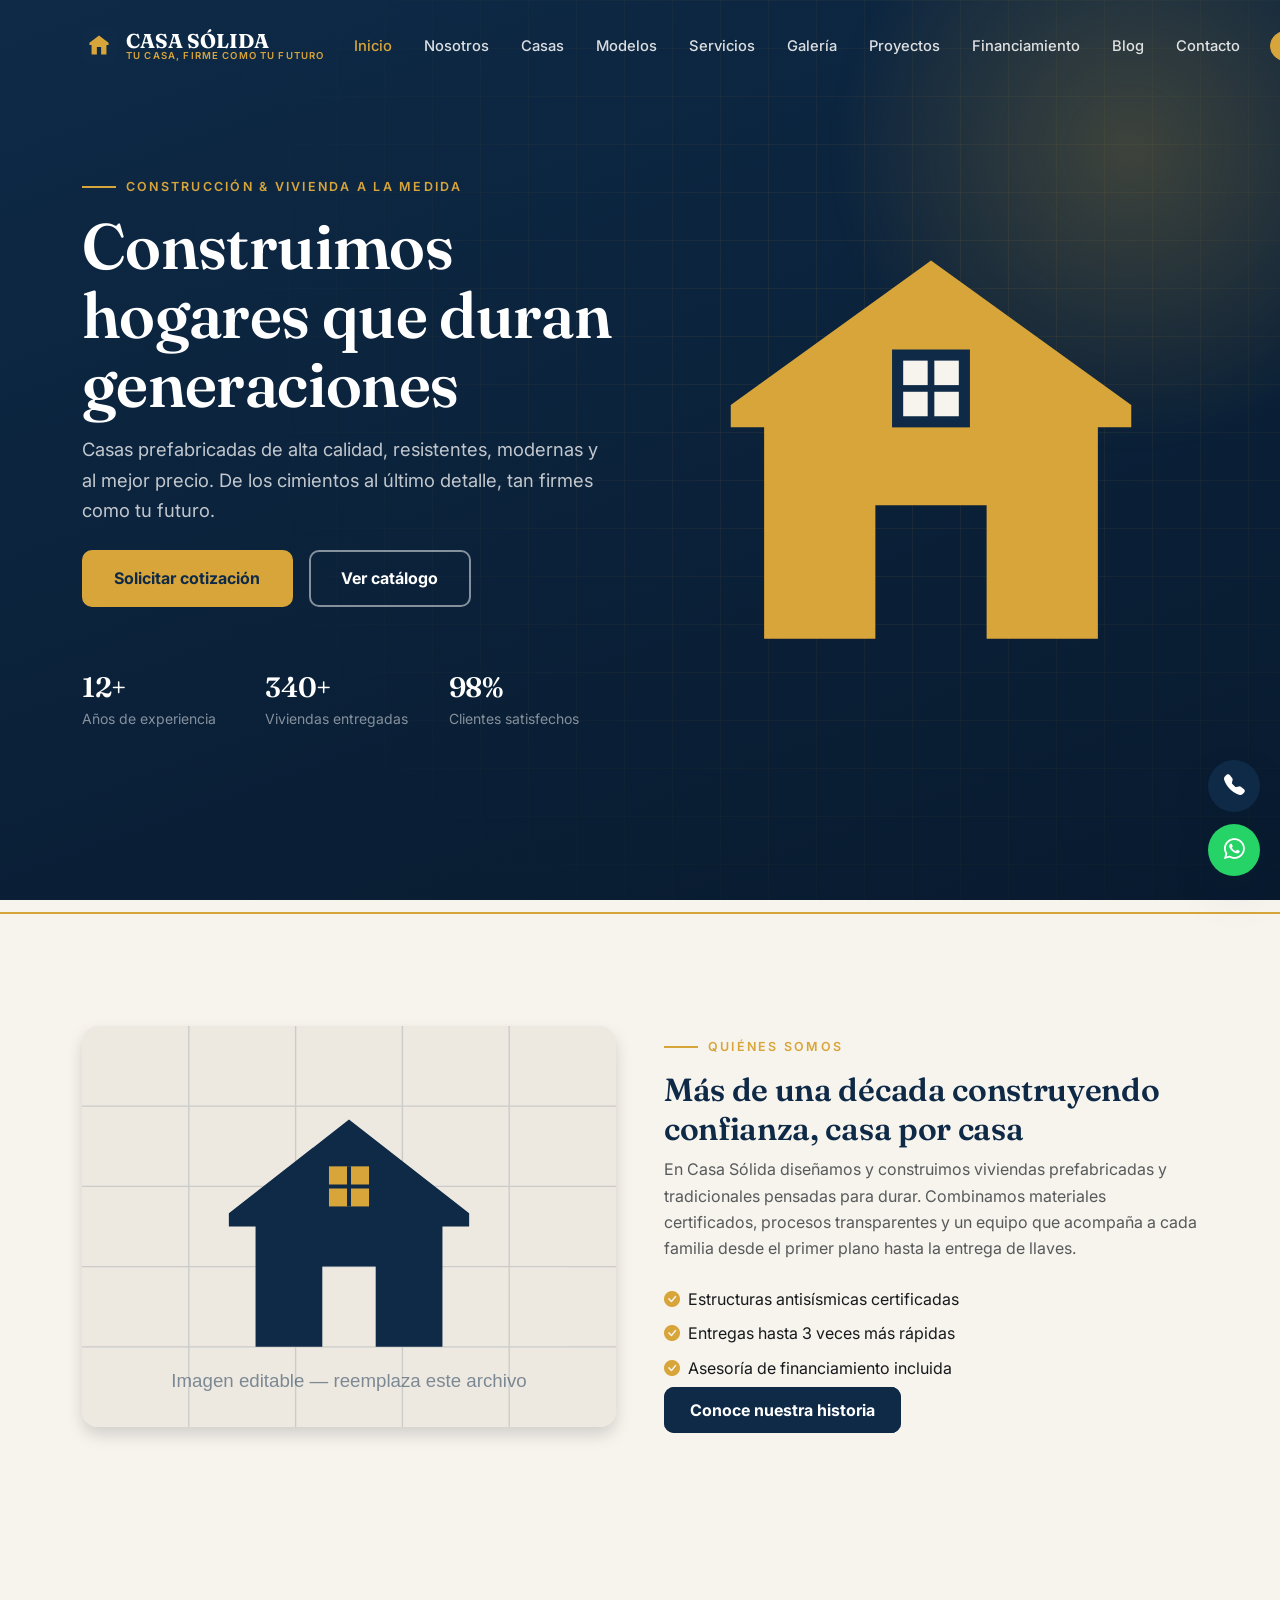
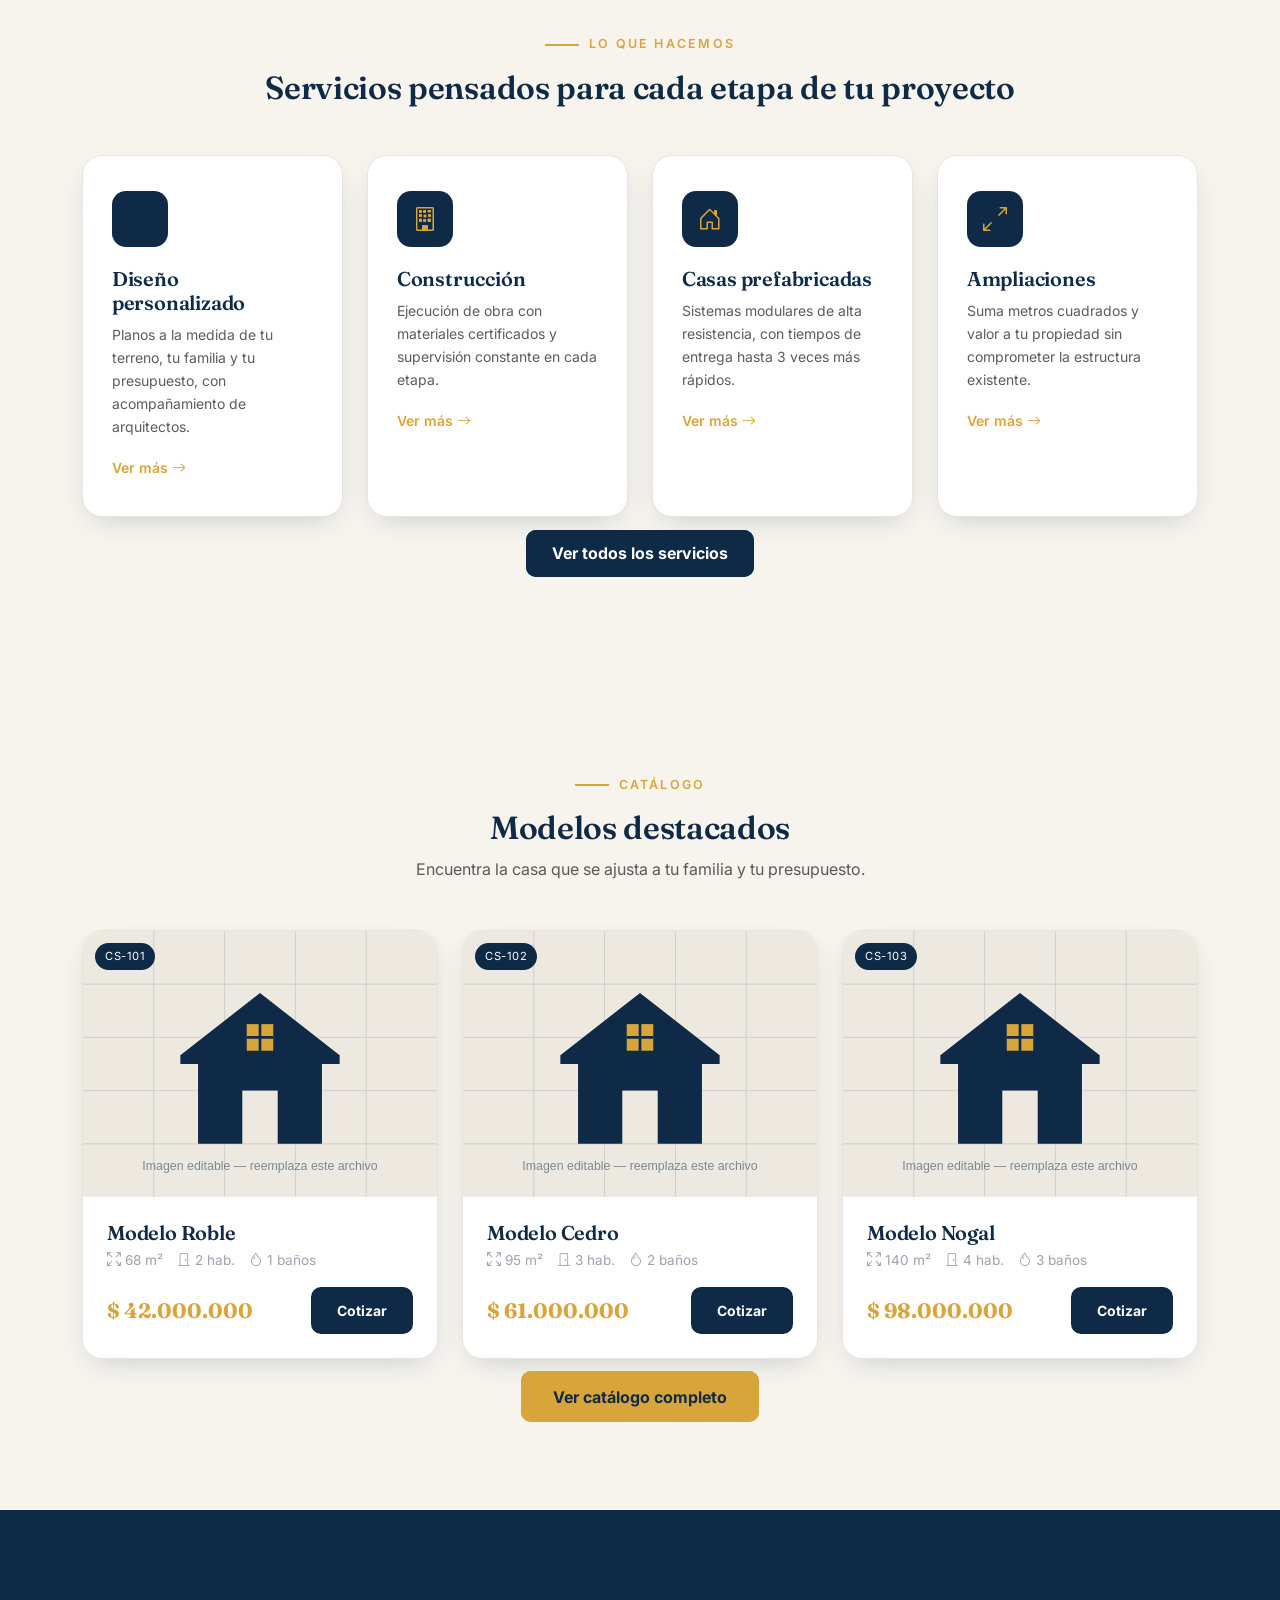
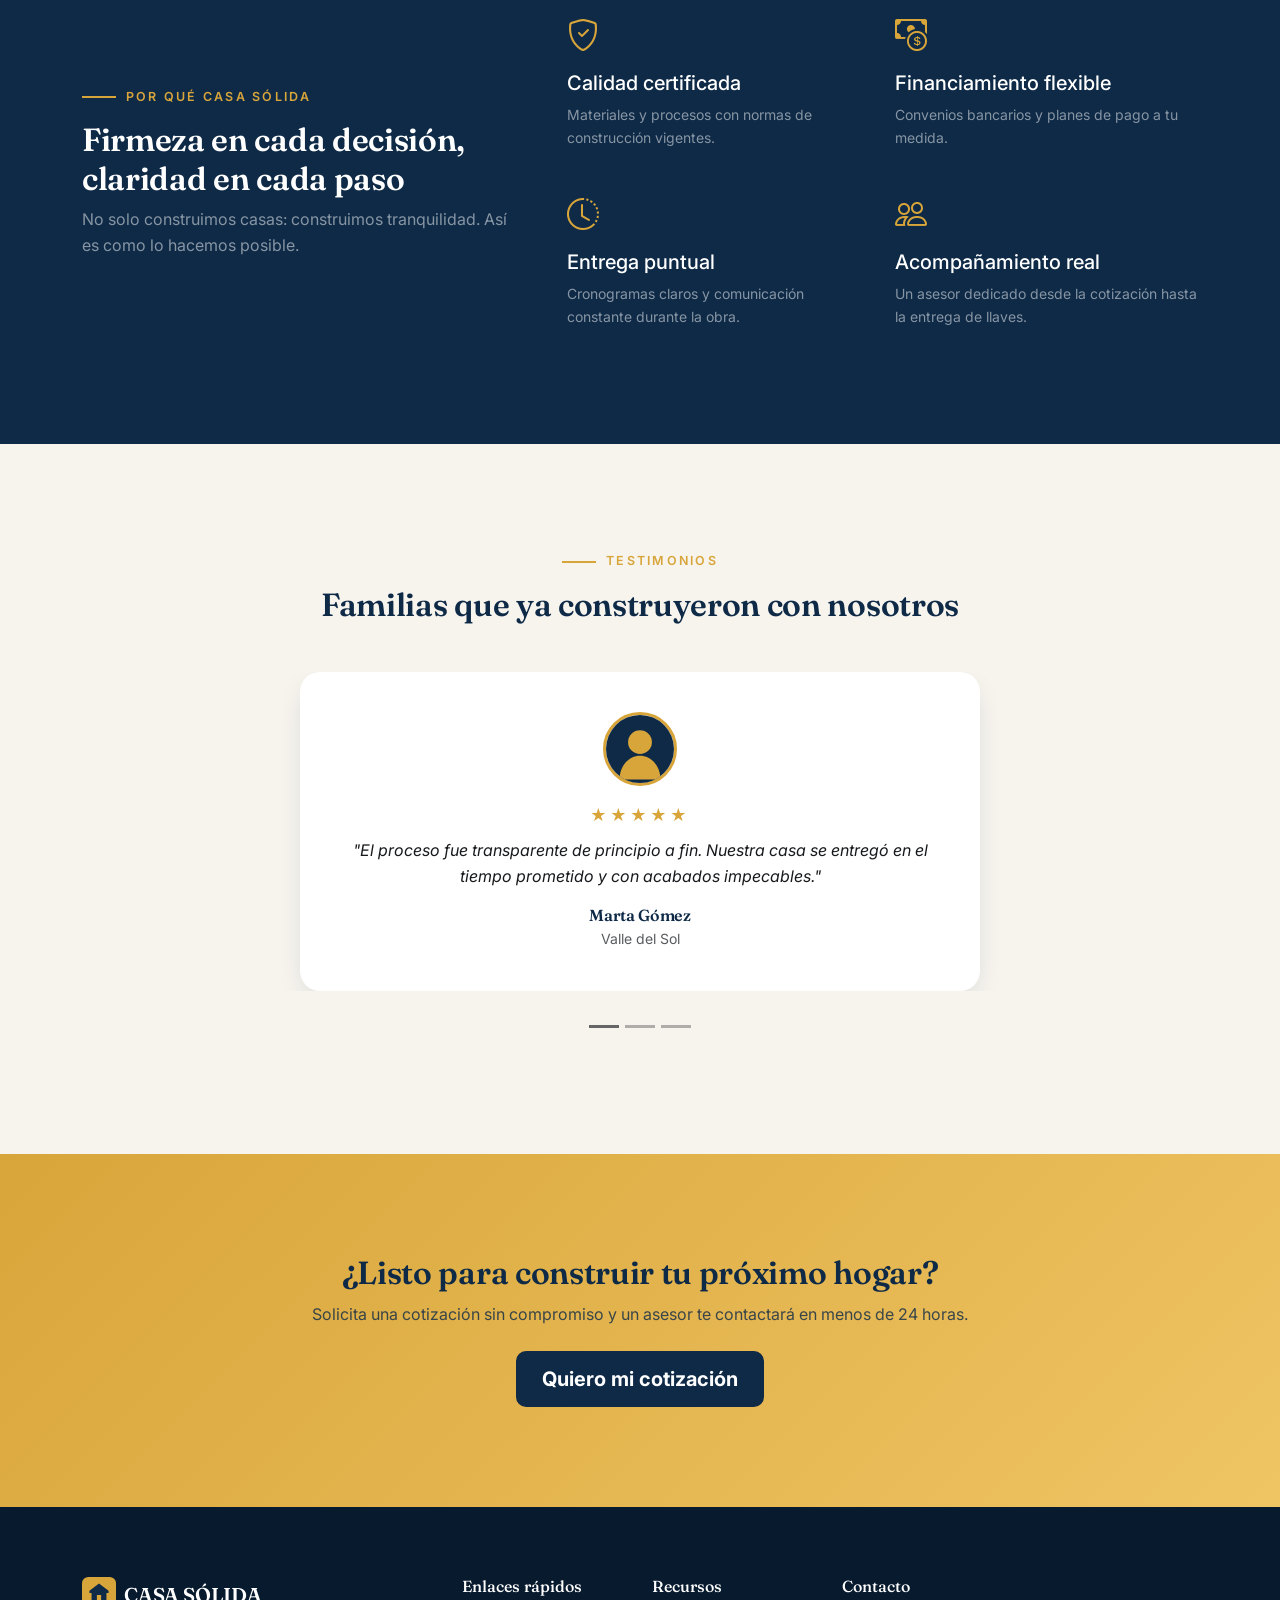
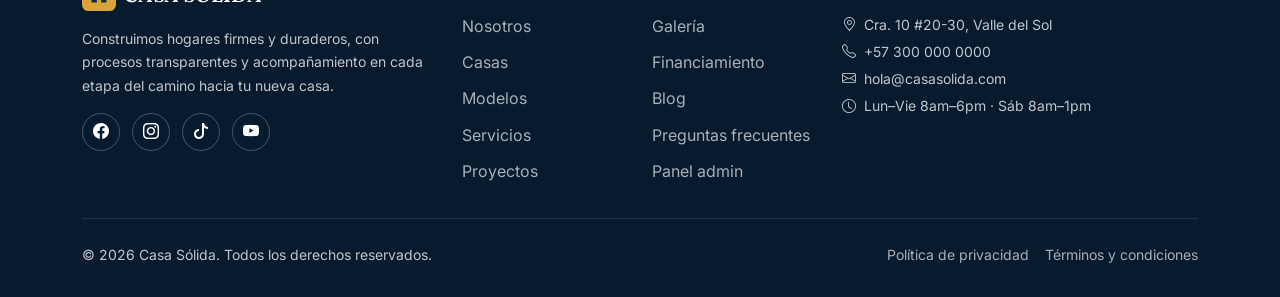
<file: index.html>
<!DOCTYPE html>
<html lang="es">
<head>
<meta charset="UTF-8">
<meta name="viewport" content="width=device-width, initial-scale=1.0">
<title>Inicio | Casa Sólida</title>
<meta name="description" content="Casa Sólida construye viviendas prefabricadas y tradicionales firmes, modernas y accesibles. Tu casa, firme como tu futuro.">
<meta name="keywords" content="casas prefabricadas, construcción de vivienda, remodelaciones, financiamiento de vivienda, Casa Sólida">
<meta name="author" content="Casa Sólida">
<link rel="canonical" href="https://www.casasolida.com/index.html">

<!-- Open Graph -->
<meta property="og:type" content="website">
<meta property="og:title" content="Inicio | Casa Sólida">
<meta property="og:description" content="Casa Sólida construye viviendas prefabricadas y tradicionales firmes, modernas y accesibles. Tu casa, firme como tu futuro.">
<meta property="og:image" content="img/favicon.svg">
<meta property="og:url" content="https://www.casasolida.com/index.html">
<meta property="og:site_name" content="Casa Sólida">
<meta property="og:locale" content="es_CO">

<!-- Twitter Card -->
<meta name="twitter:card" content="summary_large_image">
<meta name="twitter:title" content="Inicio | Casa Sólida">
<meta name="twitter:description" content="Casa Sólida construye viviendas prefabricadas y tradicionales firmes, modernas y accesibles. Tu casa, firme como tu futuro.">

<!-- Favicon -->
<link rel="icon" type="image/svg+xml" href="img/favicon.svg">

<!-- Schema.org -->
<script type="application/ld+json">
{
  "@context": "https://schema.org",
  "@type": "HomeAndConstructionBusiness",
  "name": "Casa Sólida",
  "slogan": "Tu casa, firme como tu futuro.",
  "image": "img/favicon.svg",
  "url": "https://www.casasolida.com",
  "telephone": "+57-300-000-0000",
  "priceRange": "$$",
  "address": { "@type": "PostalAddress", "addressCountry": "CO" }
}
</script>

<!-- Fuentes -->
<link rel="preconnect" href="https://fonts.googleapis.com">
<link rel="preconnect" href="https://fonts.gstatic.com" crossorigin>
<link href="https://fonts.googleapis.com/css2?family=Fraunces:wght@500;600;700;900&family=Inter:wght@400;500;600;700&display=swap" rel="stylesheet">

<!-- Bootstrap 5 -->
<link href="https://cdn.jsdelivr.net/npm/bootstrap@5.3.3/dist/css/bootstrap.min.css" rel="stylesheet">
<!-- Bootstrap Icons -->
<link rel="stylesheet" href="https://cdn.jsdelivr.net/npm/bootstrap-icons@1.11.3/font/bootstrap-icons.css">
<!-- AOS (animaciones al hacer scroll) -->
<link rel="stylesheet" href="https://cdn.jsdelivr.net/npm/aos@2.3.4/dist/aos.css">

<!-- Estilos propios -->
<link rel="stylesheet" href="css/styles.css">
<link rel="stylesheet" href="css/responsive.css">

</head>
<body>

<nav class="navbar navbar-expand-lg navbar-cs">
  <div class="container">
    <a class="navbar-brand" href="index.html">
      <svg viewBox="0 0 64 64"><rect width="64" height="64" rx="12" fill="#0E2A47"/><path d="M32 12L14 26v4h4v18h10V34h8v14h10V30h4v-4L32 12z" fill="#D8A53A"/></svg>
      <span class="navbar-brand-text">CASA SÓLIDA<small>TU CASA, FIRME COMO TU FUTURO</small></span>
    </a>
    <button class="navbar-toggler navbar-toggler-cs" type="button" data-bs-toggle="collapse" data-bs-target="#navMenu" aria-label="Abrir menú">
      <i class="bi bi-list"></i>
    </button>
    <div class="collapse navbar-collapse justify-content-end" id="navMenu">
      <ul class="navbar-nav align-items-lg-center gap-lg-1">
        <li class="nav-item"><a class="nav-link" href="index.html">Inicio</a></li>
        <li class="nav-item"><a class="nav-link" href="nosotros.html">Nosotros</a></li>
        <li class="nav-item"><a class="nav-link" href="casas.html">Casas</a></li>
        <li class="nav-item"><a class="nav-link" href="modelos.html">Modelos</a></li>
        <li class="nav-item"><a class="nav-link" href="servicios.html">Servicios</a></li>
        <li class="nav-item"><a class="nav-link" href="galeria.html">Galería</a></li>
        <li class="nav-item"><a class="nav-link" href="proyectos.html">Proyectos</a></li>
        <li class="nav-item"><a class="nav-link" href="financiamiento.html">Financiamiento</a></li>
        <li class="nav-item"><a class="nav-link" href="blog.html">Blog</a></li>
        <li class="nav-item"><a class="nav-link" href="contacto.html">Contacto</a></li>
      </ul>
      <div class="d-flex align-items-center gap-2 mt-3 mt-lg-0 ms-lg-3">
        <div class="mini-toggle">
          <button data-idioma="es" title="Español">ES</button>
          <button data-idioma="en" title="English">EN</button>
        </div>
        <button class="nav-icon-btn" data-toggle-tema title="Cambiar modo claro/oscuro"><i class="bi bi-moon-stars"></i></button>
        <a href="contacto.html" class="btn btn-dorado btn-sm ms-1">Cotizar</a>
      </div>
    </div>
  </div>
</nav>


<main>
<!-- ===================== HERO ===================== -->
<section class="hero">
  <div class="grid-blueprint"></div>
  <div class="glow"></div>
  <div class="container hero-content">
    <div class="row align-items-center g-5">
      <div class="col-lg-6">
        <div class="eyebrow">Construcción &amp; vivienda a la medida</div>
        <h1 data-aos="fade-up">Construimos hogares que duran generaciones</h1>
        <p class="lead-sub mt-3" data-aos="fade-up" data-aos-delay="100">Casas prefabricadas de alta calidad, resistentes, modernas y al mejor precio. De los cimientos al último detalle, tan firmes como tu futuro.</p>
        <div class="d-flex flex-wrap gap-3 mt-4" data-aos="fade-up" data-aos-delay="200">
          <a href="contacto.html" class="btn-dorado">Solicitar cotización</a>
          <a href="casas.html" class="btn-outline-claro">Ver catálogo</a>
        </div>
        <div class="row mt-5 g-3" data-aos="fade-up" data-aos-delay="300">
          <div class="col-4"><h3 class="text-white mb-0">12+</h3><small class="text-white-50">Años de experiencia</small></div>
          <div class="col-4"><h3 class="text-white mb-0">340+</h3><small class="text-white-50">Viviendas entregadas</small></div>
          <div class="col-4"><h3 class="text-white mb-0">98%</h3><small class="text-white-50">Clientes satisfechos</small></div>
        </div>
      </div>
      <div class="col-lg-6">
        <div class="hero-house" data-aos="zoom-in" data-aos-delay="150">
          <svg viewBox="0 0 480 420" xmlns="http://www.w3.org/2000/svg">
            <polygon points="240,40 60,170 60,190 90,190 90,380 190,380 190,260 290,260 290,380 390,380 390,190 420,190 420,170" fill="#D8A53A"/>
            <rect x="205" y="120" width="70" height="70" fill="#0E2A47"/>
            <rect x="215" y="130" width="22" height="22" fill="#F7F4EE"/>
            <rect x="243" y="130" width="22" height="22" fill="#F7F4EE"/>
            <rect x="215" y="158" width="22" height="22" fill="#F7F4EE"/>
            <rect x="243" y="158" width="22" height="22" fill="#F7F4EE"/>
          </svg>
        </div>
      </div>
    </div>
  </div>
</section>

<div class="linea-cimiento">
  <svg preserveAspectRatio="none" viewBox="0 0 1000 26"><line x1="0" y1="13" x2="1000" y2="13" stroke="#D8A53A" stroke-width="2"/></svg>
</div>

<!-- ===================== NOSOTROS (resumen) ===================== -->
<section class="section" id="nosotros-resumen">
  <div class="container">
    <div class="row align-items-center g-5">
      <div class="col-lg-6" data-aos="fade-right">
        <img src="img/placeholder-house.svg" alt="Equipo de Casa Sólida trabajando en obra" class="img-fluid rounded-4 shadow">
      </div>
      <div class="col-lg-6" data-aos="fade-left">
        <div class="eyebrow">Quiénes somos</div>
        <h2>Más de una década construyendo confianza, casa por casa</h2>
        <p class="text-muted">En Casa Sólida diseñamos y construimos viviendas prefabricadas y tradicionales pensadas para durar. Combinamos materiales certificados, procesos transparentes y un equipo que acompaña a cada familia desde el primer plano hasta la entrega de llaves.</p>
        <ul class="list-unstyled mt-4">
          <li class="mb-2"><i class="bi bi-check-circle-fill text-dorado me-2"></i>Estructuras antisísmicas certificadas</li>
          <li class="mb-2"><i class="bi bi-check-circle-fill text-dorado me-2"></i>Entregas hasta 3 veces más rápidas</li>
          <li class="mb-2"><i class="bi bi-check-circle-fill text-dorado me-2"></i>Asesoría de financiamiento incluida</li>
        </ul>
        <a href="nosotros.html" class="btn-azul mt-2">Conoce nuestra historia</a>
      </div>
    </div>
  </div>
</section>

<!-- ===================== SERVICIOS ===================== -->
<section class="section bg-crema" id="servicios-resumen">
  <div class="container">
    <div class="text-center mb-5" data-aos="fade-up">
      <div class="eyebrow justify-content-center">Lo que hacemos</div>
      <h2>Servicios pensados para cada etapa de tu proyecto</h2>
    </div>
    <div class="row g-4" id="servicios-home-grid"></div>
    <div class="text-center mt-4" data-aos="fade-up">
      <a href="servicios.html" class="btn-azul">Ver todos los servicios</a>
    </div>
  </div>
</section>

<!-- ===================== CATÁLOGO DESTACADO ===================== -->
<section class="section">
  <div class="container">
    <div class="text-center mb-5" data-aos="fade-up">
      <div class="eyebrow justify-content-center">Catálogo</div>
      <h2>Modelos destacados</h2>
      <p class="text-muted">Encuentra la casa que se ajusta a tu familia y tu presupuesto.</p>
    </div>
    <div class="row g-4" id="casas-home-grid"></div>
    <div class="text-center mt-4" data-aos="fade-up">
      <a href="casas.html" class="btn-dorado" style="color:var(--azul-oscuro)">Ver catálogo completo</a>
    </div>
  </div>
</section>

<!-- ===================== POR QUÉ ELEGIRNOS ===================== -->
<section class="section bg-azul text-white">
  <div class="container">
    <div class="row g-5 align-items-center">
      <div class="col-lg-5" data-aos="fade-right">
        <div class="eyebrow">Por qué Casa Sólida</div>
        <h2 class="text-white">Firmeza en cada decisión, claridad en cada paso</h2>
        <p class="text-white-50">No solo construimos casas: construimos tranquilidad. Así es como lo hacemos posible.</p>
      </div>
      <div class="col-lg-7">
        <div class="row g-4">
          <div class="col-sm-6" data-aos="fade-up">
            <i class="bi bi-shield-check fs-2 text-dorado"></i>
            <h5 class="text-white mt-2">Calidad certificada</h5>
            <p class="text-white-50 small">Materiales y procesos con normas de construcción vigentes.</p>
          </div>
          <div class="col-sm-6" data-aos="fade-up" data-aos-delay="100">
            <i class="bi bi-cash-coin fs-2 text-dorado"></i>
            <h5 class="text-white mt-2">Financiamiento flexible</h5>
            <p class="text-white-50 small">Convenios bancarios y planes de pago a tu medida.</p>
          </div>
          <div class="col-sm-6" data-aos="fade-up" data-aos-delay="200">
            <i class="bi bi-clock-history fs-2 text-dorado"></i>
            <h5 class="text-white mt-2">Entrega puntual</h5>
            <p class="text-white-50 small">Cronogramas claros y comunicación constante durante la obra.</p>
          </div>
          <div class="col-sm-6" data-aos="fade-up" data-aos-delay="300">
            <i class="bi bi-people fs-2 text-dorado"></i>
            <h5 class="text-white mt-2">Acompañamiento real</h5>
            <p class="text-white-50 small">Un asesor dedicado desde la cotización hasta la entrega de llaves.</p>
          </div>
        </div>
      </div>
    </div>
  </div>
</section>

<!-- ===================== TESTIMONIOS ===================== -->
<section class="section bg-crema">
  <div class="container">
    <div class="text-center mb-5" data-aos="fade-up">
      <div class="eyebrow justify-content-center">Testimonios</div>
      <h2>Familias que ya construyeron con nosotros</h2>
    </div>
    <div id="carouselTestimonios" class="carousel slide" data-bs-ride="carousel" data-bs-interval="6000">
      <div class="carousel-inner" id="carrusel-testimonios"></div>
      <div class="carousel-indicators position-relative mt-4" id="testimonios-indicadores" style="filter:invert(0.6)"></div>
    </div>
  </div>
</section>

<!-- ===================== CTA FINAL ===================== -->
<section class="section" style="background: linear-gradient(135deg, var(--dorado), var(--dorado-claro));">
  <div class="container text-center" data-aos="zoom-in">
    <h2 style="color:var(--azul-oscuro)">¿Listo para construir tu próximo hogar?</h2>
    <p style="color:var(--azul-oscuro); opacity:0.8" class="mb-4">Solicita una cotización sin compromiso y un asesor te contactará en menos de 24 horas.</p>
    <a href="contacto.html" class="btn btn-azul btn-lg">Quiero mi cotización</a>
  </div>
</section>

<script>
  // Cargar servicios y casas destacadas en el home desde JSON
  document.addEventListener('DOMContentLoaded', async () => {
    try {
      const servicios = await (await fetch('data/servicios.json')).json();
      document.getElementById('servicios-home-grid').innerHTML = servicios.slice(0, 4).map(s => `
        <div class="col-md-6 col-lg-3" data-aos="fade-up">
          <div class="card-servicio">
            <div class="icono"><i class="bi ${s.icono}"></i></div>
            <h5 class="font-display">${s.titulo}</h5>
            <p class="text-muted small">${s.descripcion}</p>
            <a href="servicios.html" class="text-dorado fw-semibold small">Ver más <i class="bi bi-arrow-right"></i></a>
          </div>
        </div>
      `).join('');
    } catch (e) { console.error(e); }

    try {
      const casas = await (await fetch('data/casas.json')).json();
      const fmt = v => new Intl.NumberFormat('es-CO', { style: 'currency', currency: 'COP', maximumFractionDigits: 0 }).format(v);
      document.getElementById('casas-home-grid').innerHTML = casas.slice(0, 3).map(c => `
        <div class="col-md-6 col-lg-4" data-aos="fade-up">
          <div class="card-casa">
            <div class="img-wrap">
              <img src="${c.imagen}" alt="${c.nombre}" loading="lazy">
              <span class="codigo-badge">${c.codigo}</span>
            </div>
            <div class="p-4">
              <h5 class="font-display mb-1">${c.nombre}</h5>
              <div class="specs mb-2">
                <span><i class="bi bi-arrows-fullscreen"></i> ${c.area} m²</span>
                <span><i class="bi bi-door-closed"></i> ${c.habitaciones} hab.</span>
                <span><i class="bi bi-droplet"></i> ${c.banos} baños</span>
              </div>
              <div class="d-flex justify-content-between align-items-center mt-3">
                <span class="precio">${fmt(c.precio)}</span>
                <a href="contacto.html?modelo=${encodeURIComponent(c.nombre)}" class="btn btn-azul btn-sm">Cotizar</a>
              </div>
            </div>
          </div>
        </div>
      `).join('');
    } catch (e) { console.error(e); }
  });
</script>
<script src="js/slider.js"></script>

</main>

<footer class="footer-cs">
  <div class="container">
    <div class="row g-4 mb-4">
      <div class="col-lg-4">
        <a href="index.html" class="d-flex align-items-center gap-2 mb-3">
          <svg width="34" height="34" viewBox="0 0 64 64"><rect width="64" height="64" rx="12" fill="#D8A53A"/><path d="M32 12L14 26v4h4v18h10V34h8v14h10V30h4v-4L32 12z" fill="#0E2A47"/></svg>
          <span class="font-display fs-5 text-white">CASA SÓLIDA</span>
        </a>
        <p class="small">Construimos hogares firmes y duraderos, con procesos transparentes y acompañamiento en cada etapa del camino hacia tu nueva casa.</p>
        <div class="mt-3">
          <a href="#" class="social-icon" aria-label="Facebook"><i class="bi bi-facebook"></i></a>
          <a href="#" class="social-icon" aria-label="Instagram"><i class="bi bi-instagram"></i></a>
          <a href="#" class="social-icon" aria-label="TikTok"><i class="bi bi-tiktok"></i></a>
          <a href="#" class="social-icon" aria-label="YouTube"><i class="bi bi-youtube"></i></a>
        </div>
      </div>
      <div class="col-lg-2 col-6">
        <h5 class="fs-6 mb-3">Enlaces rápidos</h5>
        <a class="link-footer" href="nosotros.html">Nosotros</a>
        <a class="link-footer" href="casas.html">Casas</a>
        <a class="link-footer" href="modelos.html">Modelos</a>
        <a class="link-footer" href="servicios.html">Servicios</a>
        <a class="link-footer" href="proyectos.html">Proyectos</a>
      </div>
      <div class="col-lg-2 col-6">
        <h5 class="fs-6 mb-3">Recursos</h5>
        <a class="link-footer" href="galeria.html">Galería</a>
        <a class="link-footer" href="financiamiento.html">Financiamiento</a>
        <a class="link-footer" href="blog.html">Blog</a>
        <a class="link-footer" href="contacto.html#faq">Preguntas frecuentes</a>
        <a class="link-footer" href="admin/index.html">Panel admin</a>
      </div>
      <div class="col-lg-4">
        <h5 class="fs-6 mb-3">Contacto</h5>
        <p class="small mb-1"><i class="bi bi-geo-alt me-2"></i>Cra. 10 #20-30, Valle del Sol</p>
        <p class="small mb-1"><i class="bi bi-telephone me-2"></i>+57 300 000 0000</p>
        <p class="small mb-1"><i class="bi bi-envelope me-2"></i>hola@casasolida.com</p>
        <p class="small mb-0"><i class="bi bi-clock me-2"></i>Lun–Vie 8am–6pm · Sáb 8am–1pm</p>
      </div>
    </div>
    <hr class="border-secondary opacity-25">
    <div class="d-flex flex-column flex-md-row justify-content-between align-items-center small gap-2 pt-2">
      <span>© 2026 Casa Sólida. Todos los derechos reservados.</span>
      <div class="d-flex gap-3">
        <a href="privacidad.html" class="link-footer mb-0">Política de privacidad</a>
        <a href="terminos.html" class="link-footer mb-0">Términos y condiciones</a>
      </div>
    </div>
  </div>
</footer>


<div class="flotantes">
  <button class="fab fab-arriba" aria-label="Volver arriba"><i class="bi bi-arrow-up"></i></button>
  <a class="fab fab-llamar" href="tel:+573000000000" aria-label="Llamar a Casa Sólida"><i class="bi bi-telephone-fill"></i></a>
  <a class="fab fab-whatsapp" href="https://wa.me/573000000000?text=Hola%20Casa%20S%C3%B3lida,%20quisiera%20m%C3%A1s%20informaci%C3%B3n" target="_blank" rel="noopener" aria-label="Escribir por WhatsApp"><i class="bi bi-whatsapp"></i></a>
</div>


<script src="https://cdn.jsdelivr.net/npm/bootstrap@5.3.3/dist/js/bootstrap.bundle.min.js"></script>
<script src="https://cdn.jsdelivr.net/npm/aos@2.3.4/dist/aos.js"></script>
<script src="js/main.js"></script>

</body>
</html>
</file>
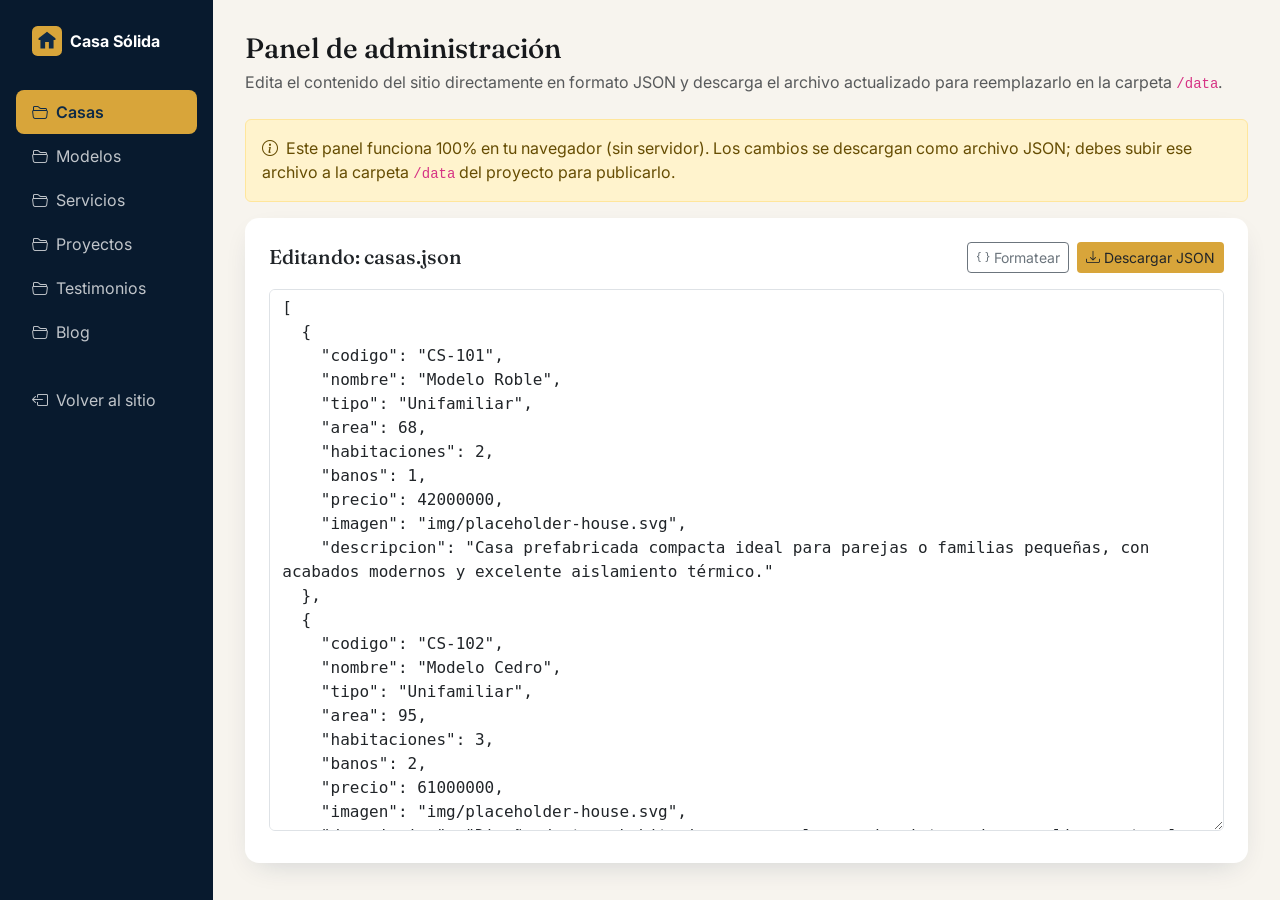
<file: admin/index.html>
<!DOCTYPE html>
<html lang="es">
<head>
<meta charset="UTF-8">
<meta name="viewport" content="width=device-width, initial-scale=1.0">
<title>Panel Admin | Casa Sólida</title>
<meta name="robots" content="noindex, nofollow">
<link href="https://fonts.googleapis.com/css2?family=Fraunces:wght@600;700&family=Inter:wght@400;500;600&display=swap" rel="stylesheet">
<link href="https://cdn.jsdelivr.net/npm/bootstrap@5.3.3/dist/css/bootstrap.min.css" rel="stylesheet">
<link rel="stylesheet" href="https://cdn.jsdelivr.net/npm/bootstrap-icons@1.11.3/font/bootstrap-icons.css">
<link rel="icon" type="image/svg+xml" href="../img/favicon.svg">
<style>
  body { font-family:'Inter',sans-serif; background:#0E2A47; color:#17191C; }
  h1,h2,h3,.font-display { font-family:'Fraunces',serif; }
  .sidebar { background:#081A2E; min-height:100vh; }
  .sidebar a { color:rgba(255,255,255,0.75); display:block; padding:10px 16px; border-radius:8px; text-decoration:none; }
  .sidebar a.active, .sidebar a:hover { background:#D8A53A; color:#0E2A47; font-weight:600; }
  .panel { background:#F7F4EE; min-height:100vh; padding:32px; }
  textarea { font-family: ui-monospace, monospace; font-size: 0.85rem; }
  .card-admin { border:0; border-radius:14px; box-shadow:0 10px 30px -12px rgba(14,42,71,.2); }
</style>
</head>
<body>
<div class="row g-0">
  <div class="col-md-2 sidebar p-3">
    <a href="../index.html" class="d-flex align-items-center gap-2 mb-4 text-white text-decoration-none">
      <svg width="30" height="30" viewBox="0 0 64 64"><rect width="64" height="64" rx="12" fill="#D8A53A"/><path d="M32 12L14 26v4h4v18h10V34h8v14h10V30h4v-4L32 12z" fill="#0E2A47"/></svg>
      <strong>Casa Sólida</strong>
    </a>
    <nav id="menu-admin"></nav>
    <a href="../index.html" class="mt-4"><i class="bi bi-box-arrow-left me-2"></i>Volver al sitio</a>
  </div>
  <div class="col-md-10 panel">
    <h1 class="fs-3 mb-1">Panel de administración</h1>
    <p class="text-muted mb-4">Edita el contenido del sitio directamente en formato JSON y descarga el archivo actualizado para reemplazarlo en la carpeta <code>/data</code>.</p>

    <div class="alert alert-warning">
      <i class="bi bi-info-circle me-2"></i>Este panel funciona 100% en tu navegador (sin servidor). Los cambios se descargan como archivo JSON; debes subir ese archivo a la carpeta <code>/data</code> del proyecto para publicarlo.
    </div>

    <div class="card card-admin p-4">
      <div class="d-flex justify-content-between align-items-center mb-3">
        <h5 class="font-display mb-0" id="titulo-editor">Editando: casas.json</h5>
        <div class="d-flex gap-2">
          <button class="btn btn-outline-secondary btn-sm" id="btn-formatear"><i class="bi bi-braces"></i> Formatear</button>
          <button class="btn btn-sm" style="background:#D8A53A" id="btn-descargar"><i class="bi bi-download"></i> Descargar JSON</button>
        </div>
      </div>
      <textarea id="editor-json" class="form-control" rows="22"></textarea>
      <div id="editor-error" class="text-danger small mt-2"></div>
    </div>
  </div>
</div>

<script>
const archivos = [
  { archivo: 'casas.json', etiqueta: 'Casas' },
  { archivo: 'modelos.json', etiqueta: 'Modelos' },
  { archivo: 'servicios.json', etiqueta: 'Servicios' },
  { archivo: 'proyectos.json', etiqueta: 'Proyectos' },
  { archivo: 'testimonios.json', etiqueta: 'Testimonios' },
  { archivo: 'blog.json', etiqueta: 'Blog' },
];

const menu = document.getElementById('menu-admin');
const editor = document.getElementById('editor-json');
const titulo = document.getElementById('titulo-editor');
const error = document.getElementById('editor-error');
let actual = archivos[0].archivo;

menu.innerHTML = archivos.map(a => `<a href="#" data-archivo="${a.archivo}" class="${a.archivo === actual ? 'active' : ''}"><i class="bi bi-folder2-open me-2"></i>${a.etiqueta}</a>`).join('');

async function cargar(archivo) {
  actual = archivo;
  titulo.textContent = 'Editando: ' + archivo;
  document.querySelectorAll('#menu-admin a').forEach(a => a.classList.toggle('active', a.dataset.archivo === archivo));
  try {
    const res = await fetch('../data/' + archivo);
    const data = await res.json();
    editor.value = JSON.stringify(data, null, 2);
    error.textContent = '';
  } catch (e) {
    editor.value = '[]';
    error.textContent = 'No se pudo cargar ../data/' + archivo + ' (ábrelo desde un servidor local, no con doble clic, para que la carga automática funcione).';
  }
}

menu.addEventListener('click', (e) => {
  const link = e.target.closest('a');
  if (!link) return;
  e.preventDefault();
  cargar(link.dataset.archivo);
});

document.getElementById('btn-formatear').addEventListener('click', () => {
  try {
    editor.value = JSON.stringify(JSON.parse(editor.value), null, 2);
    error.textContent = '';
  } catch (e) { error.textContent = 'JSON inválido: ' + e.message; }
});

document.getElementById('btn-descargar').addEventListener('click', () => {
  try {
    const data = JSON.parse(editor.value);
    const blob = new Blob([JSON.stringify(data, null, 2)], { type: 'application/json' });
    const a = document.createElement('a');
    a.href = URL.createObjectURL(blob);
    a.download = actual;
    a.click();
    error.textContent = '';
  } catch (e) { error.textContent = 'JSON inválido, corrige antes de descargar: ' + e.message; }
});

cargar(actual);
</script>
</body>
</html>
</file>
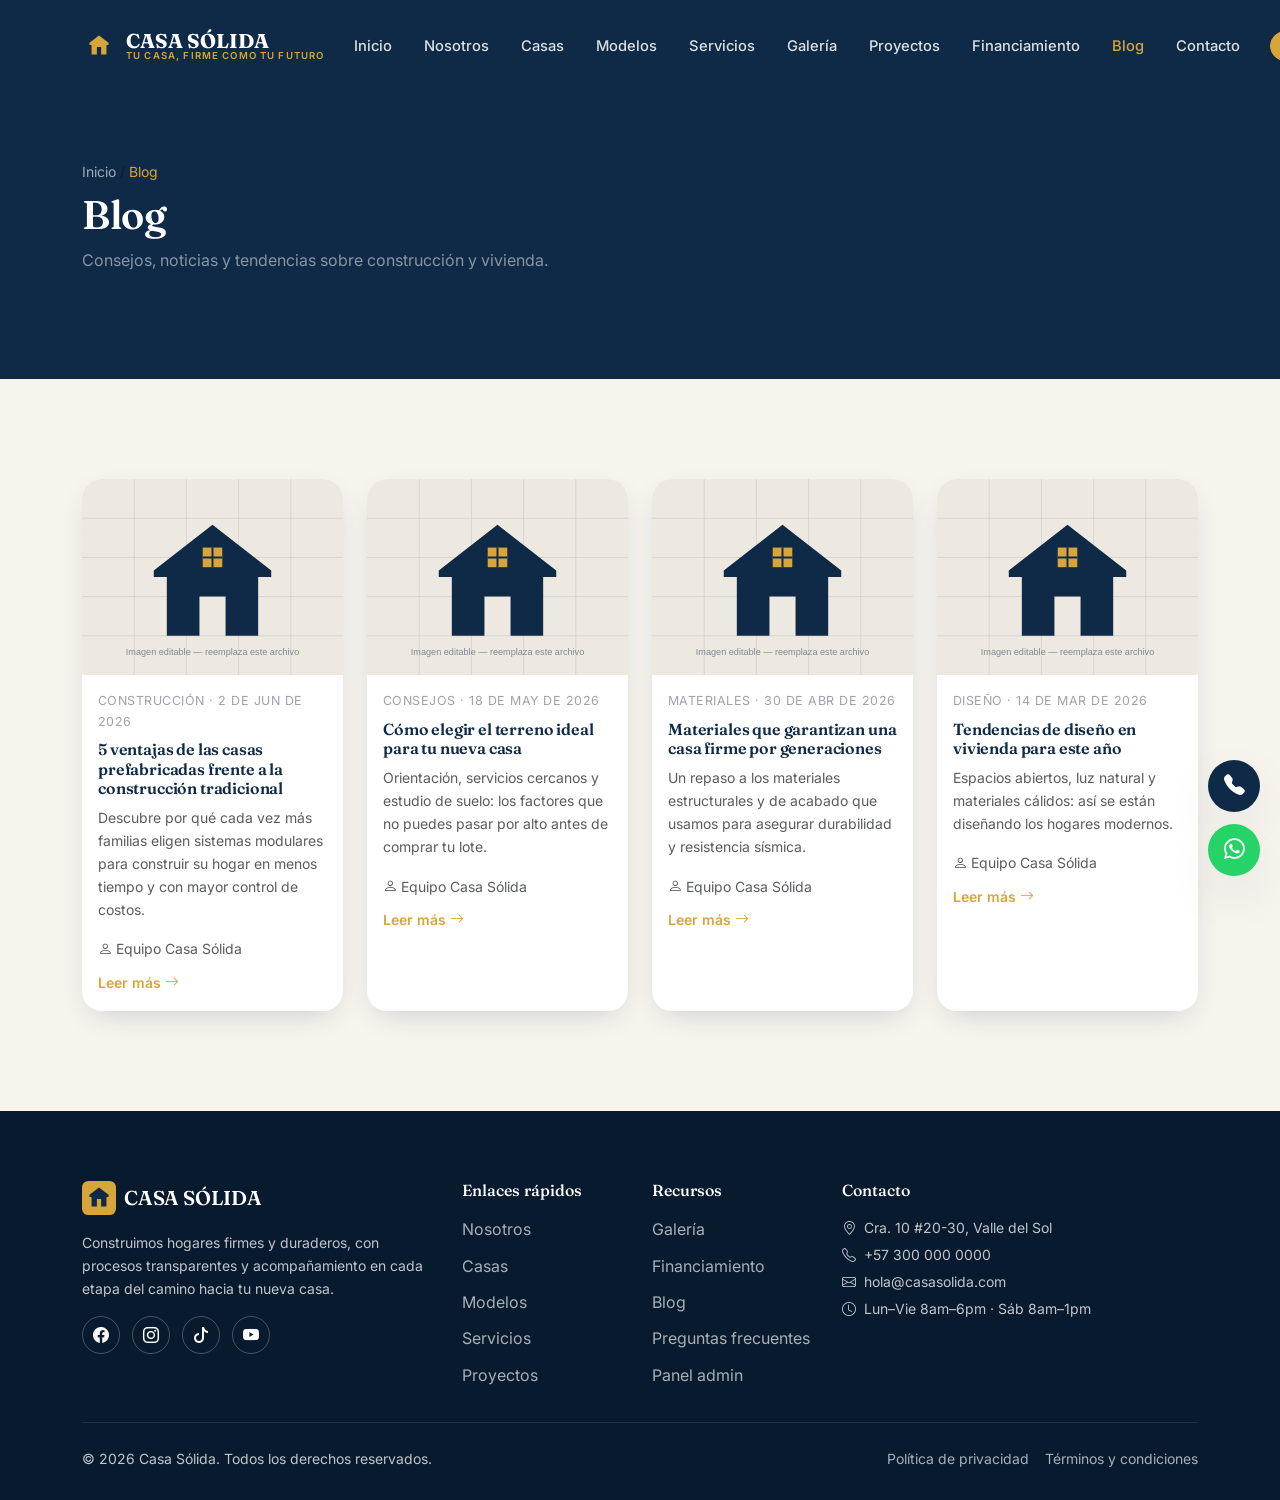
<file: blog.html>
<!DOCTYPE html>
<html lang="es">
<head>
<meta charset="UTF-8">
<meta name="viewport" content="width=device-width, initial-scale=1.0">
<title>Blog | Casa Sólida</title>
<meta name="description" content="Consejos, noticias y tendencias sobre construcción, materiales y diseño.">
<meta name="keywords" content="casas prefabricadas, construcción de vivienda, remodelaciones, financiamiento de vivienda, Casa Sólida">
<meta name="author" content="Casa Sólida">
<link rel="canonical" href="https://www.casasolida.com/blog.html">

<!-- Open Graph -->
<meta property="og:type" content="website">
<meta property="og:title" content="Blog | Casa Sólida">
<meta property="og:description" content="Consejos, noticias y tendencias sobre construcción, materiales y diseño.">
<meta property="og:image" content="img/favicon.svg">
<meta property="og:url" content="https://www.casasolida.com/blog.html">
<meta property="og:site_name" content="Casa Sólida">
<meta property="og:locale" content="es_CO">

<!-- Twitter Card -->
<meta name="twitter:card" content="summary_large_image">
<meta name="twitter:title" content="Blog | Casa Sólida">
<meta name="twitter:description" content="Consejos, noticias y tendencias sobre construcción, materiales y diseño.">

<!-- Favicon -->
<link rel="icon" type="image/svg+xml" href="img/favicon.svg">

<!-- Schema.org -->
<script type="application/ld+json">
{
  "@context": "https://schema.org",
  "@type": "HomeAndConstructionBusiness",
  "name": "Casa Sólida",
  "slogan": "Tu casa, firme como tu futuro.",
  "image": "img/favicon.svg",
  "url": "https://www.casasolida.com",
  "telephone": "+57-300-000-0000",
  "priceRange": "$$",
  "address": { "@type": "PostalAddress", "addressCountry": "CO" }
}
</script>

<!-- Fuentes -->
<link rel="preconnect" href="https://fonts.googleapis.com">
<link rel="preconnect" href="https://fonts.gstatic.com" crossorigin>
<link href="https://fonts.googleapis.com/css2?family=Fraunces:wght@500;600;700;900&family=Inter:wght@400;500;600;700&display=swap" rel="stylesheet">

<!-- Bootstrap 5 -->
<link href="https://cdn.jsdelivr.net/npm/bootstrap@5.3.3/dist/css/bootstrap.min.css" rel="stylesheet">
<!-- Bootstrap Icons -->
<link rel="stylesheet" href="https://cdn.jsdelivr.net/npm/bootstrap-icons@1.11.3/font/bootstrap-icons.css">
<!-- AOS (animaciones al hacer scroll) -->
<link rel="stylesheet" href="https://cdn.jsdelivr.net/npm/aos@2.3.4/dist/aos.css">

<!-- Estilos propios -->
<link rel="stylesheet" href="css/styles.css">
<link rel="stylesheet" href="css/responsive.css">

</head>
<body>

<nav class="navbar navbar-expand-lg navbar-cs">
  <div class="container">
    <a class="navbar-brand" href="index.html">
      <svg viewBox="0 0 64 64"><rect width="64" height="64" rx="12" fill="#0E2A47"/><path d="M32 12L14 26v4h4v18h10V34h8v14h10V30h4v-4L32 12z" fill="#D8A53A"/></svg>
      <span class="navbar-brand-text">CASA SÓLIDA<small>TU CASA, FIRME COMO TU FUTURO</small></span>
    </a>
    <button class="navbar-toggler navbar-toggler-cs" type="button" data-bs-toggle="collapse" data-bs-target="#navMenu" aria-label="Abrir menú">
      <i class="bi bi-list"></i>
    </button>
    <div class="collapse navbar-collapse justify-content-end" id="navMenu">
      <ul class="navbar-nav align-items-lg-center gap-lg-1">
        <li class="nav-item"><a class="nav-link" href="index.html">Inicio</a></li>
        <li class="nav-item"><a class="nav-link" href="nosotros.html">Nosotros</a></li>
        <li class="nav-item"><a class="nav-link" href="casas.html">Casas</a></li>
        <li class="nav-item"><a class="nav-link" href="modelos.html">Modelos</a></li>
        <li class="nav-item"><a class="nav-link" href="servicios.html">Servicios</a></li>
        <li class="nav-item"><a class="nav-link" href="galeria.html">Galería</a></li>
        <li class="nav-item"><a class="nav-link" href="proyectos.html">Proyectos</a></li>
        <li class="nav-item"><a class="nav-link" href="financiamiento.html">Financiamiento</a></li>
        <li class="nav-item"><a class="nav-link" href="blog.html">Blog</a></li>
        <li class="nav-item"><a class="nav-link" href="contacto.html">Contacto</a></li>
      </ul>
      <div class="d-flex align-items-center gap-2 mt-3 mt-lg-0 ms-lg-3">
        <div class="mini-toggle">
          <button data-idioma="es" title="Español">ES</button>
          <button data-idioma="en" title="English">EN</button>
        </div>
        <button class="nav-icon-btn" data-toggle-tema title="Cambiar modo claro/oscuro"><i class="bi bi-moon-stars"></i></button>
        <a href="contacto.html" class="btn btn-dorado btn-sm ms-1">Cotizar</a>
      </div>
    </div>
  </div>
</nav>


<main>
<header class="page-hero">
  <div class="grid-blueprint" style="opacity:0.5"></div>
  <div class="container position-relative">
    <nav class="breadcrumb-cs small mb-2"><a href="index.html">Inicio</a> / <span class="active">Blog</span></nav>
    <h1 data-aos="fade-up">Blog</h1>
    <p class="text-white-50 mt-2" data-aos="fade-up" data-aos-delay="100">Consejos, noticias y tendencias sobre construcción y vivienda.</p>
  </div>
</header>

<section class="section">
  <div class="container">
    <div class="row g-4" id="grid-blog">
      <div class="col-12 text-center py-5"><div class="spinner-border text-dorado" role="status"></div></div>
    </div>
  </div>
</section>

<script>
document.addEventListener('DOMContentLoaded', async () => {
  const grid = document.getElementById('grid-blog');
  try {
    const posts = await (await fetch('data/blog.json')).json();
    grid.innerHTML = posts.map(p => `
      <div class="col-md-6 col-lg-3" data-aos="fade-up">
        <div class="card-blog">
          <img src="${p.imagen}" alt="${p.titulo}" class="w-100" style="aspect-ratio:4/3; object-fit:cover;" loading="lazy">
          <div class="p-3">
            <p class="meta mb-2">${p.categoria} · ${new Date(p.fecha).toLocaleDateString('es-CO', { day:'numeric', month:'short', year:'numeric' })}</p>
            <h6 class="font-display">${p.titulo}</h6>
            <p class="small text-muted">${p.resumen}</p>
            <p class="small text-muted mb-2"><i class="bi bi-person"></i> ${p.autor}</p>
            <a href="#" class="text-dorado fw-semibold small">Leer más <i class="bi bi-arrow-right"></i></a>
          </div>
        </div>
      </div>
    `).join('');
  } catch (e) { grid.innerHTML = '<p class="text-center">No se pudieron cargar los artículos.</p>'; }
});
</script>

</main>

<footer class="footer-cs">
  <div class="container">
    <div class="row g-4 mb-4">
      <div class="col-lg-4">
        <a href="index.html" class="d-flex align-items-center gap-2 mb-3">
          <svg width="34" height="34" viewBox="0 0 64 64"><rect width="64" height="64" rx="12" fill="#D8A53A"/><path d="M32 12L14 26v4h4v18h10V34h8v14h10V30h4v-4L32 12z" fill="#0E2A47"/></svg>
          <span class="font-display fs-5 text-white">CASA SÓLIDA</span>
        </a>
        <p class="small">Construimos hogares firmes y duraderos, con procesos transparentes y acompañamiento en cada etapa del camino hacia tu nueva casa.</p>
        <div class="mt-3">
          <a href="#" class="social-icon" aria-label="Facebook"><i class="bi bi-facebook"></i></a>
          <a href="#" class="social-icon" aria-label="Instagram"><i class="bi bi-instagram"></i></a>
          <a href="#" class="social-icon" aria-label="TikTok"><i class="bi bi-tiktok"></i></a>
          <a href="#" class="social-icon" aria-label="YouTube"><i class="bi bi-youtube"></i></a>
        </div>
      </div>
      <div class="col-lg-2 col-6">
        <h5 class="fs-6 mb-3">Enlaces rápidos</h5>
        <a class="link-footer" href="nosotros.html">Nosotros</a>
        <a class="link-footer" href="casas.html">Casas</a>
        <a class="link-footer" href="modelos.html">Modelos</a>
        <a class="link-footer" href="servicios.html">Servicios</a>
        <a class="link-footer" href="proyectos.html">Proyectos</a>
      </div>
      <div class="col-lg-2 col-6">
        <h5 class="fs-6 mb-3">Recursos</h5>
        <a class="link-footer" href="galeria.html">Galería</a>
        <a class="link-footer" href="financiamiento.html">Financiamiento</a>
        <a class="link-footer" href="blog.html">Blog</a>
        <a class="link-footer" href="contacto.html#faq">Preguntas frecuentes</a>
        <a class="link-footer" href="admin/index.html">Panel admin</a>
      </div>
      <div class="col-lg-4">
        <h5 class="fs-6 mb-3">Contacto</h5>
        <p class="small mb-1"><i class="bi bi-geo-alt me-2"></i>Cra. 10 #20-30, Valle del Sol</p>
        <p class="small mb-1"><i class="bi bi-telephone me-2"></i>+57 300 000 0000</p>
        <p class="small mb-1"><i class="bi bi-envelope me-2"></i>hola@casasolida.com</p>
        <p class="small mb-0"><i class="bi bi-clock me-2"></i>Lun–Vie 8am–6pm · Sáb 8am–1pm</p>
      </div>
    </div>
    <hr class="border-secondary opacity-25">
    <div class="d-flex flex-column flex-md-row justify-content-between align-items-center small gap-2 pt-2">
      <span>© 2026 Casa Sólida. Todos los derechos reservados.</span>
      <div class="d-flex gap-3">
        <a href="privacidad.html" class="link-footer mb-0">Política de privacidad</a>
        <a href="terminos.html" class="link-footer mb-0">Términos y condiciones</a>
      </div>
    </div>
  </div>
</footer>


<div class="flotantes">
  <button class="fab fab-arriba" aria-label="Volver arriba"><i class="bi bi-arrow-up"></i></button>
  <a class="fab fab-llamar" href="tel:+573000000000" aria-label="Llamar a Casa Sólida"><i class="bi bi-telephone-fill"></i></a>
  <a class="fab fab-whatsapp" href="https://wa.me/573000000000?text=Hola%20Casa%20S%C3%B3lida,%20quisiera%20m%C3%A1s%20informaci%C3%B3n" target="_blank" rel="noopener" aria-label="Escribir por WhatsApp"><i class="bi bi-whatsapp"></i></a>
</div>


<script src="https://cdn.jsdelivr.net/npm/bootstrap@5.3.3/dist/js/bootstrap.bundle.min.js"></script>
<script src="https://cdn.jsdelivr.net/npm/aos@2.3.4/dist/aos.js"></script>
<script src="js/main.js"></script>

</body>
</html>
</file>
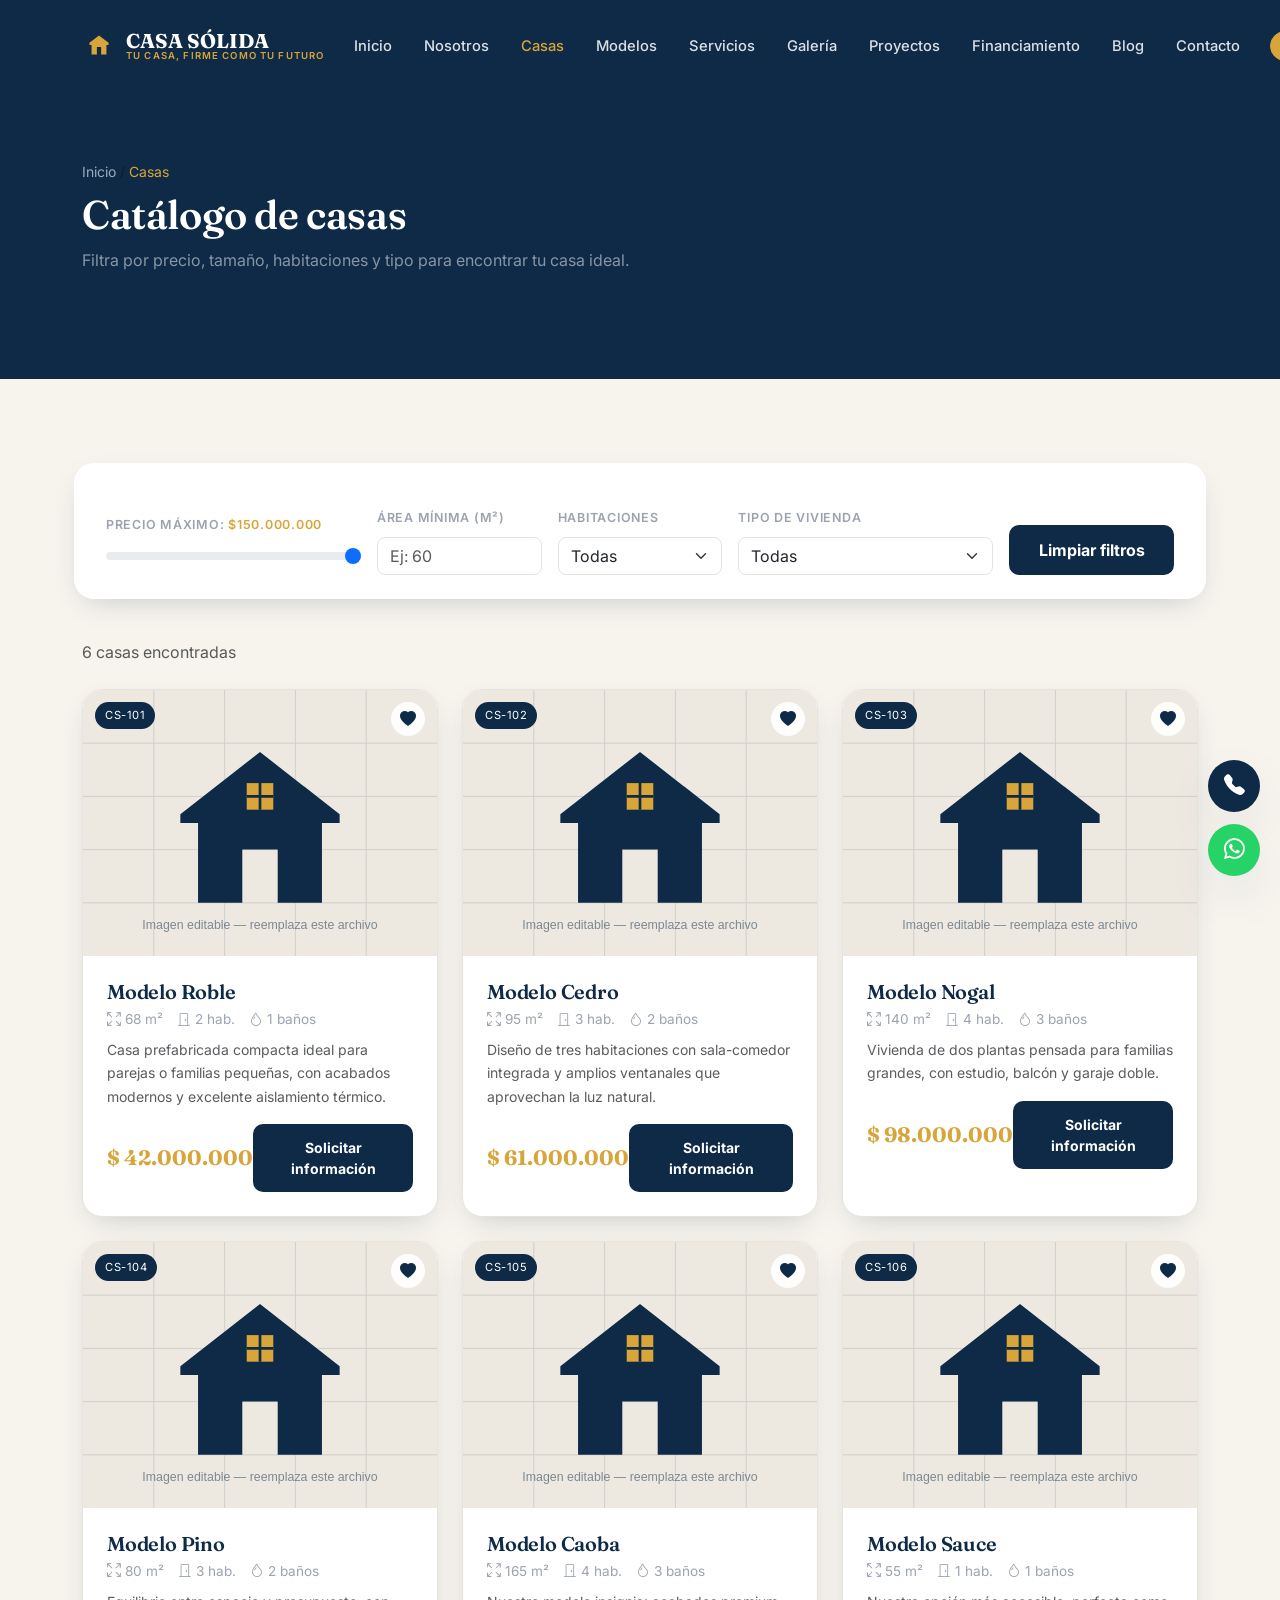
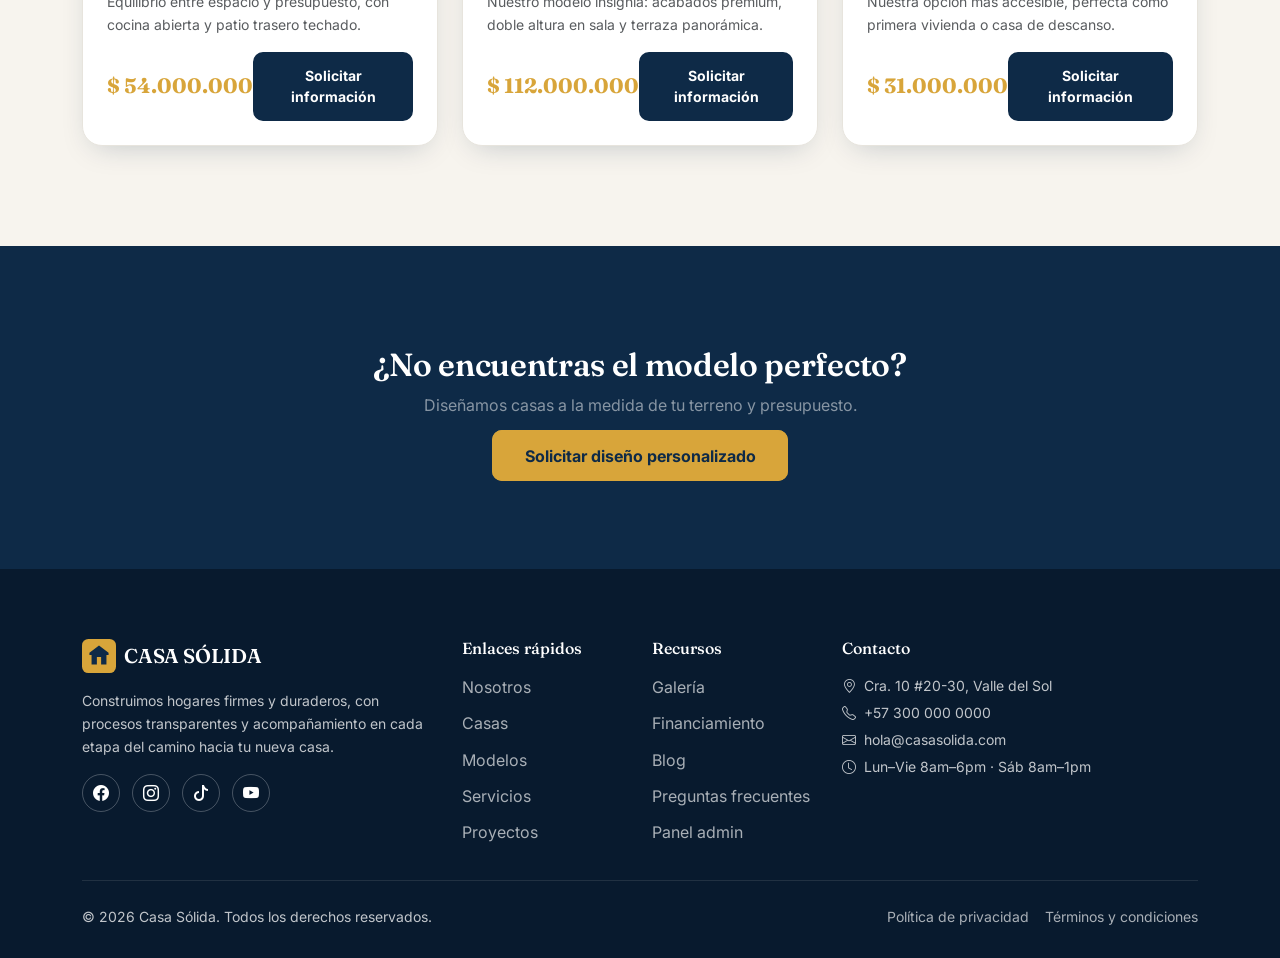
<file: casas.html>
<!DOCTYPE html>
<html lang="es">
<head>
<meta charset="UTF-8">
<meta name="viewport" content="width=device-width, initial-scale=1.0">
<title>Casas | Casa Sólida</title>
<meta name="description" content="Explora nuestro catálogo de casas con filtros por precio, tamaño y habitaciones.">
<meta name="keywords" content="casas prefabricadas, construcción de vivienda, remodelaciones, financiamiento de vivienda, Casa Sólida">
<meta name="author" content="Casa Sólida">
<link rel="canonical" href="https://www.casasolida.com/casas.html">

<!-- Open Graph -->
<meta property="og:type" content="website">
<meta property="og:title" content="Casas | Casa Sólida">
<meta property="og:description" content="Explora nuestro catálogo de casas con filtros por precio, tamaño y habitaciones.">
<meta property="og:image" content="img/favicon.svg">
<meta property="og:url" content="https://www.casasolida.com/casas.html">
<meta property="og:site_name" content="Casa Sólida">
<meta property="og:locale" content="es_CO">

<!-- Twitter Card -->
<meta name="twitter:card" content="summary_large_image">
<meta name="twitter:title" content="Casas | Casa Sólida">
<meta name="twitter:description" content="Explora nuestro catálogo de casas con filtros por precio, tamaño y habitaciones.">

<!-- Favicon -->
<link rel="icon" type="image/svg+xml" href="img/favicon.svg">

<!-- Schema.org -->
<script type="application/ld+json">
{
  "@context": "https://schema.org",
  "@type": "HomeAndConstructionBusiness",
  "name": "Casa Sólida",
  "slogan": "Tu casa, firme como tu futuro.",
  "image": "img/favicon.svg",
  "url": "https://www.casasolida.com",
  "telephone": "+57-300-000-0000",
  "priceRange": "$$",
  "address": { "@type": "PostalAddress", "addressCountry": "CO" }
}
</script>

<!-- Fuentes -->
<link rel="preconnect" href="https://fonts.googleapis.com">
<link rel="preconnect" href="https://fonts.gstatic.com" crossorigin>
<link href="https://fonts.googleapis.com/css2?family=Fraunces:wght@500;600;700;900&family=Inter:wght@400;500;600;700&display=swap" rel="stylesheet">

<!-- Bootstrap 5 -->
<link href="https://cdn.jsdelivr.net/npm/bootstrap@5.3.3/dist/css/bootstrap.min.css" rel="stylesheet">
<!-- Bootstrap Icons -->
<link rel="stylesheet" href="https://cdn.jsdelivr.net/npm/bootstrap-icons@1.11.3/font/bootstrap-icons.css">
<!-- AOS (animaciones al hacer scroll) -->
<link rel="stylesheet" href="https://cdn.jsdelivr.net/npm/aos@2.3.4/dist/aos.css">

<!-- Estilos propios -->
<link rel="stylesheet" href="css/styles.css">
<link rel="stylesheet" href="css/responsive.css">

</head>
<body>

<nav class="navbar navbar-expand-lg navbar-cs">
  <div class="container">
    <a class="navbar-brand" href="index.html">
      <svg viewBox="0 0 64 64"><rect width="64" height="64" rx="12" fill="#0E2A47"/><path d="M32 12L14 26v4h4v18h10V34h8v14h10V30h4v-4L32 12z" fill="#D8A53A"/></svg>
      <span class="navbar-brand-text">CASA SÓLIDA<small>TU CASA, FIRME COMO TU FUTURO</small></span>
    </a>
    <button class="navbar-toggler navbar-toggler-cs" type="button" data-bs-toggle="collapse" data-bs-target="#navMenu" aria-label="Abrir menú">
      <i class="bi bi-list"></i>
    </button>
    <div class="collapse navbar-collapse justify-content-end" id="navMenu">
      <ul class="navbar-nav align-items-lg-center gap-lg-1">
        <li class="nav-item"><a class="nav-link" href="index.html">Inicio</a></li>
        <li class="nav-item"><a class="nav-link" href="nosotros.html">Nosotros</a></li>
        <li class="nav-item"><a class="nav-link" href="casas.html">Casas</a></li>
        <li class="nav-item"><a class="nav-link" href="modelos.html">Modelos</a></li>
        <li class="nav-item"><a class="nav-link" href="servicios.html">Servicios</a></li>
        <li class="nav-item"><a class="nav-link" href="galeria.html">Galería</a></li>
        <li class="nav-item"><a class="nav-link" href="proyectos.html">Proyectos</a></li>
        <li class="nav-item"><a class="nav-link" href="financiamiento.html">Financiamiento</a></li>
        <li class="nav-item"><a class="nav-link" href="blog.html">Blog</a></li>
        <li class="nav-item"><a class="nav-link" href="contacto.html">Contacto</a></li>
      </ul>
      <div class="d-flex align-items-center gap-2 mt-3 mt-lg-0 ms-lg-3">
        <div class="mini-toggle">
          <button data-idioma="es" title="Español">ES</button>
          <button data-idioma="en" title="English">EN</button>
        </div>
        <button class="nav-icon-btn" data-toggle-tema title="Cambiar modo claro/oscuro"><i class="bi bi-moon-stars"></i></button>
        <a href="contacto.html" class="btn btn-dorado btn-sm ms-1">Cotizar</a>
      </div>
    </div>
  </div>
</nav>


<main>
<header class="page-hero">
  <div class="grid-blueprint" style="opacity:0.5"></div>
  <div class="container position-relative">
    <nav class="breadcrumb-cs small mb-2"><a href="index.html">Inicio</a> / <span class="active">Casas</span></nav>
    <h1 data-aos="fade-up">Catálogo de casas</h1>
    <p class="text-white-50 mt-2" data-aos="fade-up" data-aos-delay="100">Filtra por precio, tamaño, habitaciones y tipo para encontrar tu casa ideal.</p>
  </div>
</header>

<section class="section">
  <div class="container">
    <form id="form-filtros" class="filtros-bar row g-3 align-items-end">
      <div class="col-md-3">
        <label class="form-label" for="filtro-precio">Precio máximo: <span id="label-precio-max" class="text-dorado fw-semibold">$150.000.000</span></label>
        <input type="range" class="form-range" id="filtro-precio" min="20000000" max="150000000" step="1000000" value="150000000">
      </div>
      <div class="col-md-2">
        <label class="form-label" for="filtro-area">Área mínima (m²)</label>
        <input type="number" class="form-control" id="filtro-area" min="0" placeholder="Ej: 60">
      </div>
      <div class="col-md-2">
        <label class="form-label" for="filtro-habitaciones">Habitaciones</label>
        <select class="form-select" id="filtro-habitaciones">
          <option value="todas">Todas</option>
          <option value="1">1</option><option value="2">2</option><option value="3">3</option><option value="4">4+</option>
        </select>
      </div>
      <div class="col-md-3">
        <label class="form-label" for="filtro-tipo">Tipo de vivienda</label>
        <select class="form-select" id="filtro-tipo">
          <option value="todas">Todas</option>
        </select>
      </div>
      <div class="col-md-2">
        <button type="button" id="btn-limpiar-filtros" class="btn btn-azul w-100">Limpiar filtros</button>
      </div>
    </form>

    <p class="text-muted mb-4"><span id="contador-resultados">0</span> casas encontradas</p>

    <div class="row g-4" id="grid-casas">
      <div class="col-12 text-center py-5"><div class="spinner-border text-dorado" role="status"></div></div>
    </div>
  </div>
</section>

<section class="section bg-azul text-white">
  <div class="container text-center" data-aos="zoom-in">
    <h2 class="text-white">¿No encuentras el modelo perfecto?</h2>
    <p class="text-white-50 mb-4">Diseñamos casas a la medida de tu terreno y presupuesto.</p>
    <a href="contacto.html" class="btn-dorado" style="color:var(--azul-oscuro)">Solicitar diseño personalizado</a>
  </div>
</section>

<script src="js/filtros.js"></script>

</main>

<footer class="footer-cs">
  <div class="container">
    <div class="row g-4 mb-4">
      <div class="col-lg-4">
        <a href="index.html" class="d-flex align-items-center gap-2 mb-3">
          <svg width="34" height="34" viewBox="0 0 64 64"><rect width="64" height="64" rx="12" fill="#D8A53A"/><path d="M32 12L14 26v4h4v18h10V34h8v14h10V30h4v-4L32 12z" fill="#0E2A47"/></svg>
          <span class="font-display fs-5 text-white">CASA SÓLIDA</span>
        </a>
        <p class="small">Construimos hogares firmes y duraderos, con procesos transparentes y acompañamiento en cada etapa del camino hacia tu nueva casa.</p>
        <div class="mt-3">
          <a href="#" class="social-icon" aria-label="Facebook"><i class="bi bi-facebook"></i></a>
          <a href="#" class="social-icon" aria-label="Instagram"><i class="bi bi-instagram"></i></a>
          <a href="#" class="social-icon" aria-label="TikTok"><i class="bi bi-tiktok"></i></a>
          <a href="#" class="social-icon" aria-label="YouTube"><i class="bi bi-youtube"></i></a>
        </div>
      </div>
      <div class="col-lg-2 col-6">
        <h5 class="fs-6 mb-3">Enlaces rápidos</h5>
        <a class="link-footer" href="nosotros.html">Nosotros</a>
        <a class="link-footer" href="casas.html">Casas</a>
        <a class="link-footer" href="modelos.html">Modelos</a>
        <a class="link-footer" href="servicios.html">Servicios</a>
        <a class="link-footer" href="proyectos.html">Proyectos</a>
      </div>
      <div class="col-lg-2 col-6">
        <h5 class="fs-6 mb-3">Recursos</h5>
        <a class="link-footer" href="galeria.html">Galería</a>
        <a class="link-footer" href="financiamiento.html">Financiamiento</a>
        <a class="link-footer" href="blog.html">Blog</a>
        <a class="link-footer" href="contacto.html#faq">Preguntas frecuentes</a>
        <a class="link-footer" href="admin/index.html">Panel admin</a>
      </div>
      <div class="col-lg-4">
        <h5 class="fs-6 mb-3">Contacto</h5>
        <p class="small mb-1"><i class="bi bi-geo-alt me-2"></i>Cra. 10 #20-30, Valle del Sol</p>
        <p class="small mb-1"><i class="bi bi-telephone me-2"></i>+57 300 000 0000</p>
        <p class="small mb-1"><i class="bi bi-envelope me-2"></i>hola@casasolida.com</p>
        <p class="small mb-0"><i class="bi bi-clock me-2"></i>Lun–Vie 8am–6pm · Sáb 8am–1pm</p>
      </div>
    </div>
    <hr class="border-secondary opacity-25">
    <div class="d-flex flex-column flex-md-row justify-content-between align-items-center small gap-2 pt-2">
      <span>© 2026 Casa Sólida. Todos los derechos reservados.</span>
      <div class="d-flex gap-3">
        <a href="privacidad.html" class="link-footer mb-0">Política de privacidad</a>
        <a href="terminos.html" class="link-footer mb-0">Términos y condiciones</a>
      </div>
    </div>
  </div>
</footer>


<div class="flotantes">
  <button class="fab fab-arriba" aria-label="Volver arriba"><i class="bi bi-arrow-up"></i></button>
  <a class="fab fab-llamar" href="tel:+573000000000" aria-label="Llamar a Casa Sólida"><i class="bi bi-telephone-fill"></i></a>
  <a class="fab fab-whatsapp" href="https://wa.me/573000000000?text=Hola%20Casa%20S%C3%B3lida,%20quisiera%20m%C3%A1s%20informaci%C3%B3n" target="_blank" rel="noopener" aria-label="Escribir por WhatsApp"><i class="bi bi-whatsapp"></i></a>
</div>


<script src="https://cdn.jsdelivr.net/npm/bootstrap@5.3.3/dist/js/bootstrap.bundle.min.js"></script>
<script src="https://cdn.jsdelivr.net/npm/aos@2.3.4/dist/aos.js"></script>
<script src="js/main.js"></script>

</body>
</html>
</file>
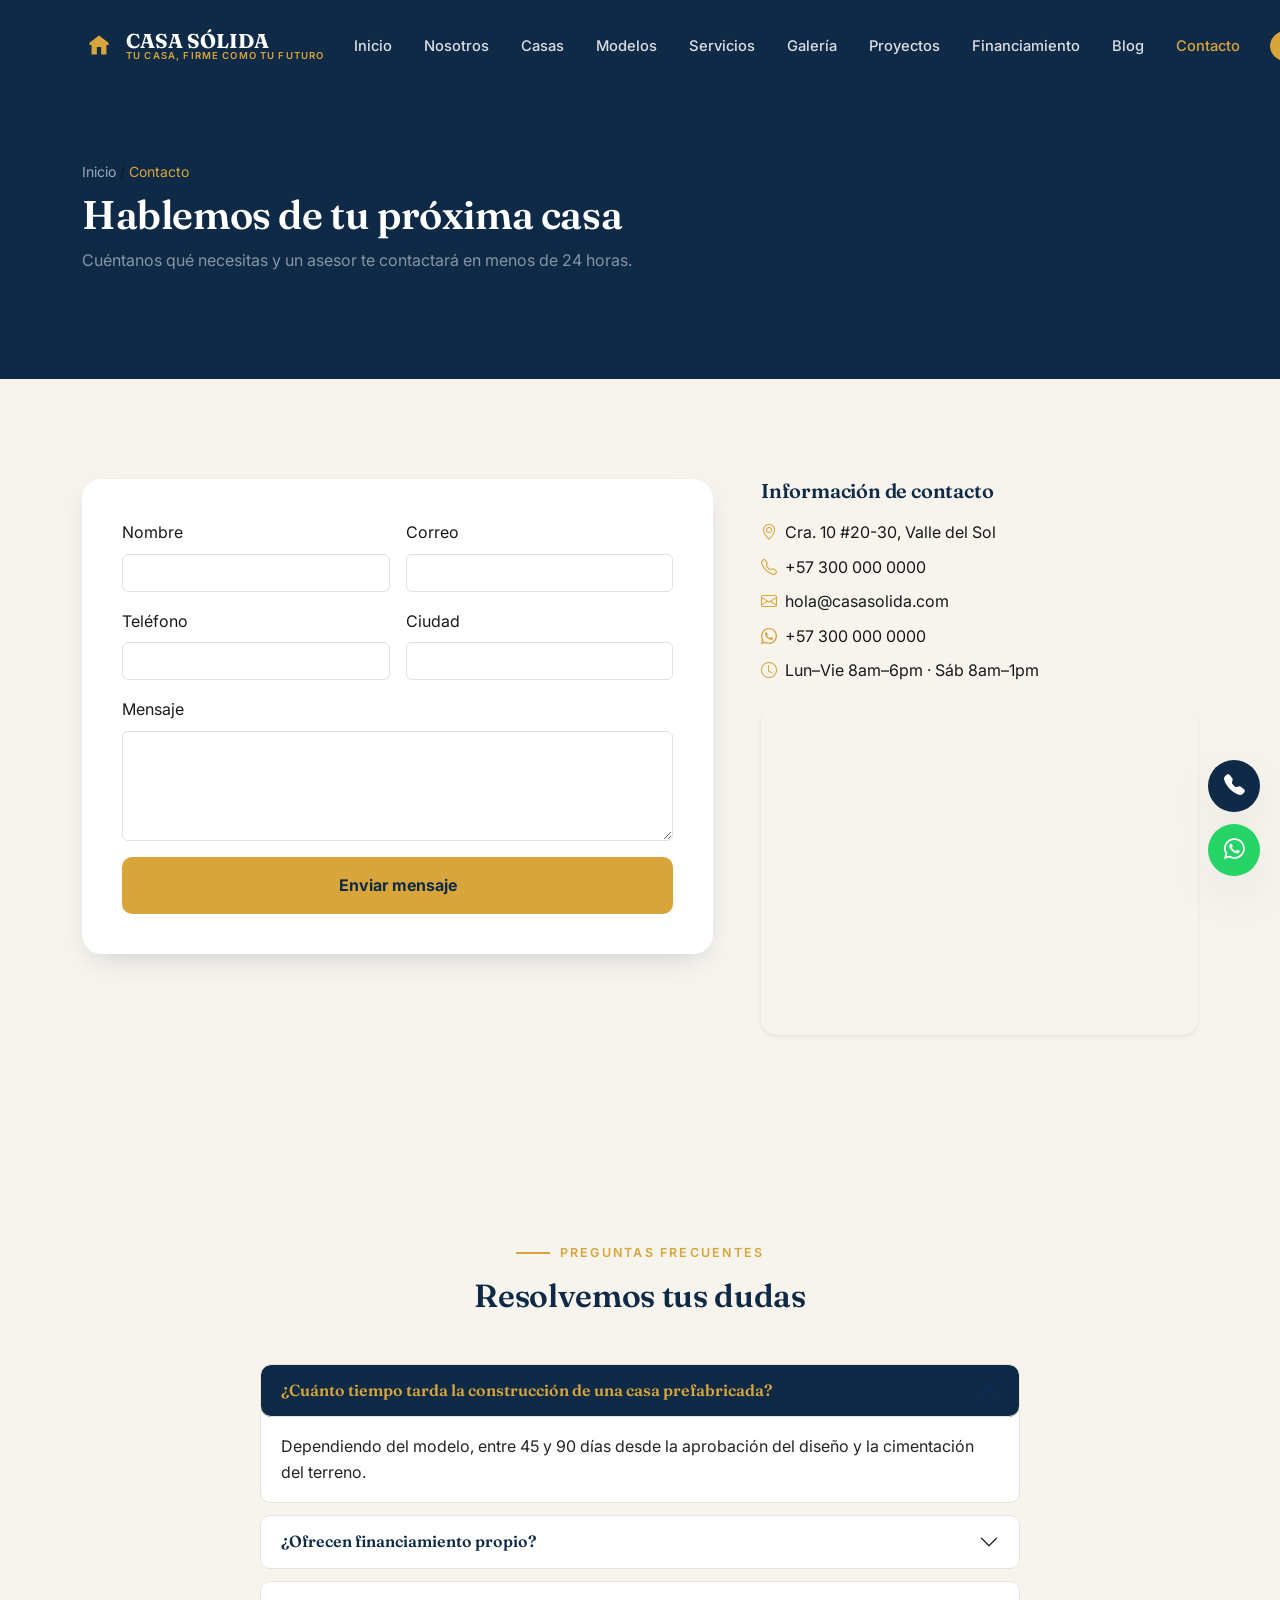
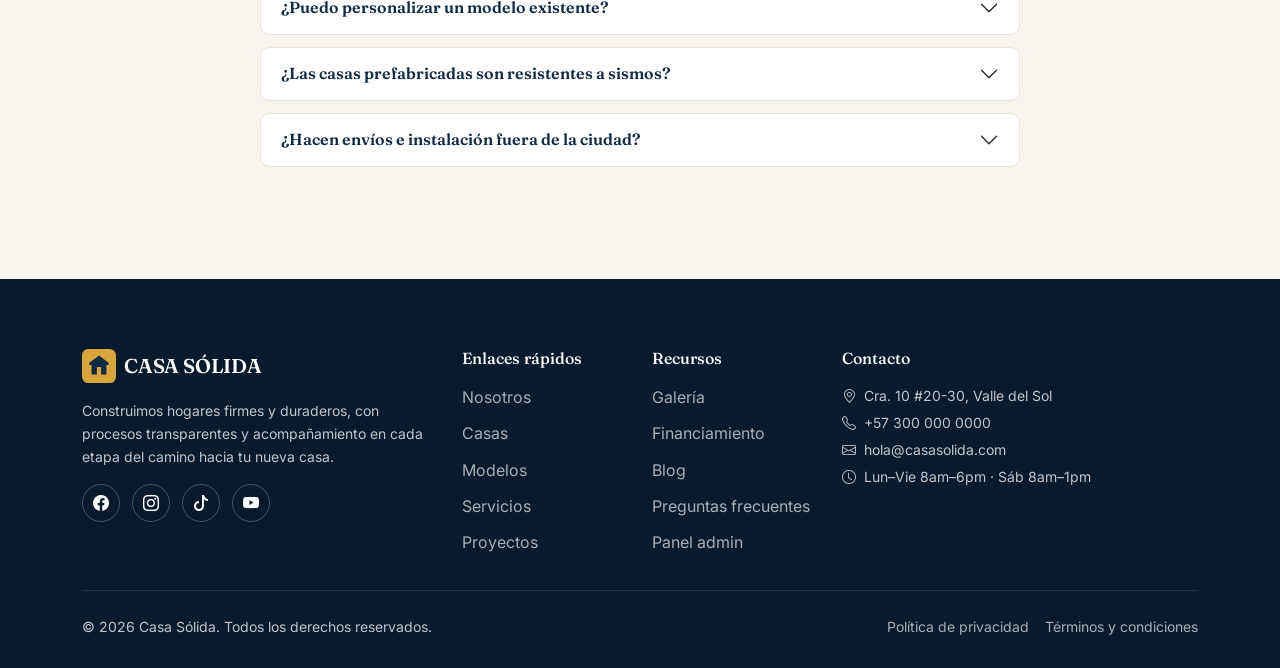
<file: contacto.html>
<!DOCTYPE html>
<html lang="es">
<head>
<meta charset="UTF-8">
<meta name="viewport" content="width=device-width, initial-scale=1.0">
<title>Contacto | Casa Sólida</title>
<meta name="description" content="Solicita tu cotización y resuelve tus dudas con nuestro equipo de asesores.">
<meta name="keywords" content="casas prefabricadas, construcción de vivienda, remodelaciones, financiamiento de vivienda, Casa Sólida">
<meta name="author" content="Casa Sólida">
<link rel="canonical" href="https://www.casasolida.com/contacto.html">

<!-- Open Graph -->
<meta property="og:type" content="website">
<meta property="og:title" content="Contacto | Casa Sólida">
<meta property="og:description" content="Solicita tu cotización y resuelve tus dudas con nuestro equipo de asesores.">
<meta property="og:image" content="img/favicon.svg">
<meta property="og:url" content="https://www.casasolida.com/contacto.html">
<meta property="og:site_name" content="Casa Sólida">
<meta property="og:locale" content="es_CO">

<!-- Twitter Card -->
<meta name="twitter:card" content="summary_large_image">
<meta name="twitter:title" content="Contacto | Casa Sólida">
<meta name="twitter:description" content="Solicita tu cotización y resuelve tus dudas con nuestro equipo de asesores.">

<!-- Favicon -->
<link rel="icon" type="image/svg+xml" href="img/favicon.svg">

<!-- Schema.org -->
<script type="application/ld+json">
{
  "@context": "https://schema.org",
  "@type": "HomeAndConstructionBusiness",
  "name": "Casa Sólida",
  "slogan": "Tu casa, firme como tu futuro.",
  "image": "img/favicon.svg",
  "url": "https://www.casasolida.com",
  "telephone": "+57-300-000-0000",
  "priceRange": "$$",
  "address": { "@type": "PostalAddress", "addressCountry": "CO" }
}
</script>

<!-- Fuentes -->
<link rel="preconnect" href="https://fonts.googleapis.com">
<link rel="preconnect" href="https://fonts.gstatic.com" crossorigin>
<link href="https://fonts.googleapis.com/css2?family=Fraunces:wght@500;600;700;900&family=Inter:wght@400;500;600;700&display=swap" rel="stylesheet">

<!-- Bootstrap 5 -->
<link href="https://cdn.jsdelivr.net/npm/bootstrap@5.3.3/dist/css/bootstrap.min.css" rel="stylesheet">
<!-- Bootstrap Icons -->
<link rel="stylesheet" href="https://cdn.jsdelivr.net/npm/bootstrap-icons@1.11.3/font/bootstrap-icons.css">
<!-- AOS (animaciones al hacer scroll) -->
<link rel="stylesheet" href="https://cdn.jsdelivr.net/npm/aos@2.3.4/dist/aos.css">

<!-- Estilos propios -->
<link rel="stylesheet" href="css/styles.css">
<link rel="stylesheet" href="css/responsive.css">

</head>
<body>

<nav class="navbar navbar-expand-lg navbar-cs">
  <div class="container">
    <a class="navbar-brand" href="index.html">
      <svg viewBox="0 0 64 64"><rect width="64" height="64" rx="12" fill="#0E2A47"/><path d="M32 12L14 26v4h4v18h10V34h8v14h10V30h4v-4L32 12z" fill="#D8A53A"/></svg>
      <span class="navbar-brand-text">CASA SÓLIDA<small>TU CASA, FIRME COMO TU FUTURO</small></span>
    </a>
    <button class="navbar-toggler navbar-toggler-cs" type="button" data-bs-toggle="collapse" data-bs-target="#navMenu" aria-label="Abrir menú">
      <i class="bi bi-list"></i>
    </button>
    <div class="collapse navbar-collapse justify-content-end" id="navMenu">
      <ul class="navbar-nav align-items-lg-center gap-lg-1">
        <li class="nav-item"><a class="nav-link" href="index.html">Inicio</a></li>
        <li class="nav-item"><a class="nav-link" href="nosotros.html">Nosotros</a></li>
        <li class="nav-item"><a class="nav-link" href="casas.html">Casas</a></li>
        <li class="nav-item"><a class="nav-link" href="modelos.html">Modelos</a></li>
        <li class="nav-item"><a class="nav-link" href="servicios.html">Servicios</a></li>
        <li class="nav-item"><a class="nav-link" href="galeria.html">Galería</a></li>
        <li class="nav-item"><a class="nav-link" href="proyectos.html">Proyectos</a></li>
        <li class="nav-item"><a class="nav-link" href="financiamiento.html">Financiamiento</a></li>
        <li class="nav-item"><a class="nav-link" href="blog.html">Blog</a></li>
        <li class="nav-item"><a class="nav-link" href="contacto.html">Contacto</a></li>
      </ul>
      <div class="d-flex align-items-center gap-2 mt-3 mt-lg-0 ms-lg-3">
        <div class="mini-toggle">
          <button data-idioma="es" title="Español">ES</button>
          <button data-idioma="en" title="English">EN</button>
        </div>
        <button class="nav-icon-btn" data-toggle-tema title="Cambiar modo claro/oscuro"><i class="bi bi-moon-stars"></i></button>
        <a href="contacto.html" class="btn btn-dorado btn-sm ms-1">Cotizar</a>
      </div>
    </div>
  </div>
</nav>


<main>
<header class="page-hero">
  <div class="grid-blueprint" style="opacity:0.5"></div>
  <div class="container position-relative">
    <nav class="breadcrumb-cs small mb-2"><a href="index.html">Inicio</a> / <span class="active">Contacto</span></nav>
    <h1 data-aos="fade-up">Hablemos de tu próxima casa</h1>
    <p class="text-white-50 mt-2" data-aos="fade-up" data-aos-delay="100">Cuéntanos qué necesitas y un asesor te contactará en menos de 24 horas.</p>
  </div>
</header>

<section class="section">
  <div class="container">
    <div class="row g-5">
      <div class="col-lg-7" data-aos="fade-right">
        <div class="calc-box">
          <div id="contacto-confirmacion" class="alert alert-success d-none">
            <i class="bi bi-check-circle-fill me-2"></i>¡Gracias! Hemos recibido tu mensaje, te contactaremos pronto.
          </div>
          <form id="form-contacto" class="row g-3 needs-validation" novalidate>
            <div class="col-md-6">
              <label class="form-label">Nombre</label>
              <input type="text" class="form-control" required>
              <div class="invalid-feedback">Por favor ingresa tu nombre.</div>
            </div>
            <div class="col-md-6">
              <label class="form-label">Correo</label>
              <input type="email" class="form-control" required>
              <div class="invalid-feedback">Ingresa un correo válido.</div>
            </div>
            <div class="col-md-6">
              <label class="form-label">Teléfono</label>
              <input type="tel" class="form-control" required>
              <div class="invalid-feedback">Ingresa tu teléfono.</div>
            </div>
            <div class="col-md-6">
              <label class="form-label">Ciudad</label>
              <input type="text" class="form-control" required>
              <div class="invalid-feedback">Ingresa tu ciudad.</div>
            </div>
            <div class="col-12">
              <label class="form-label">Mensaje</label>
              <textarea class="form-control" rows="4" required></textarea>
              <div class="invalid-feedback">Cuéntanos brevemente qué necesitas.</div>
            </div>
            <div class="col-12">
              <button type="submit" class="btn-dorado w-100" style="color:var(--azul-oscuro)">Enviar mensaje</button>
            </div>
          </form>
        </div>
      </div>
      <div class="col-lg-5" data-aos="fade-left">
        <h5 class="font-display mb-3">Información de contacto</h5>
        <p class="mb-2"><i class="bi bi-geo-alt text-dorado me-2"></i>Cra. 10 #20-30, Valle del Sol</p>
        <p class="mb-2"><i class="bi bi-telephone text-dorado me-2"></i>+57 300 000 0000</p>
        <p class="mb-2"><i class="bi bi-envelope text-dorado me-2"></i>hola@casasolida.com</p>
        <p class="mb-2"><i class="bi bi-whatsapp text-dorado me-2"></i>+57 300 000 0000</p>
        <p class="mb-4"><i class="bi bi-clock text-dorado me-2"></i>Lun–Vie 8am–6pm · Sáb 8am–1pm</p>
        <div class="rounded-4 overflow-hidden shadow-sm" style="aspect-ratio:4/3;">
          <!-- Mapa editable: reemplaza el parámetro "q" con la dirección real de la empresa -->
          <iframe
            src="https://www.google.com/maps?q=Bogot%C3%A1,Colombia&output=embed"
            width="100%" height="100%" style="border:0;" allowfullscreen loading="lazy"
            referrerpolicy="no-referrer-when-downgrade" title="Ubicación de Casa Sólida"></iframe>
        </div>
      </div>
    </div>
  </div>
</section>

<section class="section bg-crema" id="faq">
  <div class="container">
    <div class="text-center mb-5" data-aos="fade-up">
      <div class="eyebrow justify-content-center">Preguntas frecuentes</div>
      <h2>Resolvemos tus dudas</h2>
    </div>
    <div class="accordion accordion-cs mx-auto" style="max-width:760px" id="acordeonFAQ" data-aos="fade-up">
      <div class="accordion-item">
        <h2 class="accordion-header"><button class="accordion-button" type="button" data-bs-toggle="collapse" data-bs-target="#faq1">¿Cuánto tiempo tarda la construcción de una casa prefabricada?</button></h2>
        <div id="faq1" class="accordion-collapse collapse show" data-bs-parent="#acordeonFAQ"><div class="accordion-body">Dependiendo del modelo, entre 45 y 90 días desde la aprobación del diseño y la cimentación del terreno.</div></div>
      </div>
      <div class="accordion-item">
        <h2 class="accordion-header"><button class="accordion-button collapsed" type="button" data-bs-toggle="collapse" data-bs-target="#faq2">¿Ofrecen financiamiento propio?</button></h2>
        <div id="faq2" class="accordion-collapse collapse" data-bs-parent="#acordeonFAQ"><div class="accordion-body">Sí, contamos con planes de pago directo y convenios con bancos aliados. Visita nuestra sección de Financiamiento para más detalles.</div></div>
      </div>
      <div class="accordion-item">
        <h2 class="accordion-header"><button class="accordion-button collapsed" type="button" data-bs-toggle="collapse" data-bs-target="#faq3">¿Puedo personalizar un modelo existente?</button></h2>
        <div id="faq3" class="accordion-collapse collapse" data-bs-parent="#acordeonFAQ"><div class="accordion-body">Claro, la mayoría de nuestros modelos admiten modificaciones en distribución y acabados sin afectar la estructura.</div></div>
      </div>
      <div class="accordion-item">
        <h2 class="accordion-header"><button class="accordion-button collapsed" type="button" data-bs-toggle="collapse" data-bs-target="#faq4">¿Las casas prefabricadas son resistentes a sismos?</button></h2>
        <div id="faq4" class="accordion-collapse collapse" data-bs-parent="#acordeonFAQ"><div class="accordion-body">Sí, todas nuestras estructuras cumplen con la normativa sismo-resistente vigente en el país.</div></div>
      </div>
      <div class="accordion-item">
        <h2 class="accordion-header"><button class="accordion-button collapsed" type="button" data-bs-toggle="collapse" data-bs-target="#faq5">¿Hacen envíos e instalación fuera de la ciudad?</button></h2>
        <div id="faq5" class="accordion-collapse collapse" data-bs-parent="#acordeonFAQ"><div class="accordion-body">Sí, trabajamos en todo el territorio nacional; el costo de transporte se calcula según la distancia al proyecto.</div></div>
      </div>
    </div>
  </div>
</section>

</main>

<footer class="footer-cs">
  <div class="container">
    <div class="row g-4 mb-4">
      <div class="col-lg-4">
        <a href="index.html" class="d-flex align-items-center gap-2 mb-3">
          <svg width="34" height="34" viewBox="0 0 64 64"><rect width="64" height="64" rx="12" fill="#D8A53A"/><path d="M32 12L14 26v4h4v18h10V34h8v14h10V30h4v-4L32 12z" fill="#0E2A47"/></svg>
          <span class="font-display fs-5 text-white">CASA SÓLIDA</span>
        </a>
        <p class="small">Construimos hogares firmes y duraderos, con procesos transparentes y acompañamiento en cada etapa del camino hacia tu nueva casa.</p>
        <div class="mt-3">
          <a href="#" class="social-icon" aria-label="Facebook"><i class="bi bi-facebook"></i></a>
          <a href="#" class="social-icon" aria-label="Instagram"><i class="bi bi-instagram"></i></a>
          <a href="#" class="social-icon" aria-label="TikTok"><i class="bi bi-tiktok"></i></a>
          <a href="#" class="social-icon" aria-label="YouTube"><i class="bi bi-youtube"></i></a>
        </div>
      </div>
      <div class="col-lg-2 col-6">
        <h5 class="fs-6 mb-3">Enlaces rápidos</h5>
        <a class="link-footer" href="nosotros.html">Nosotros</a>
        <a class="link-footer" href="casas.html">Casas</a>
        <a class="link-footer" href="modelos.html">Modelos</a>
        <a class="link-footer" href="servicios.html">Servicios</a>
        <a class="link-footer" href="proyectos.html">Proyectos</a>
      </div>
      <div class="col-lg-2 col-6">
        <h5 class="fs-6 mb-3">Recursos</h5>
        <a class="link-footer" href="galeria.html">Galería</a>
        <a class="link-footer" href="financiamiento.html">Financiamiento</a>
        <a class="link-footer" href="blog.html">Blog</a>
        <a class="link-footer" href="contacto.html#faq">Preguntas frecuentes</a>
        <a class="link-footer" href="admin/index.html">Panel admin</a>
      </div>
      <div class="col-lg-4">
        <h5 class="fs-6 mb-3">Contacto</h5>
        <p class="small mb-1"><i class="bi bi-geo-alt me-2"></i>Cra. 10 #20-30, Valle del Sol</p>
        <p class="small mb-1"><i class="bi bi-telephone me-2"></i>+57 300 000 0000</p>
        <p class="small mb-1"><i class="bi bi-envelope me-2"></i>hola@casasolida.com</p>
        <p class="small mb-0"><i class="bi bi-clock me-2"></i>Lun–Vie 8am–6pm · Sáb 8am–1pm</p>
      </div>
    </div>
    <hr class="border-secondary opacity-25">
    <div class="d-flex flex-column flex-md-row justify-content-between align-items-center small gap-2 pt-2">
      <span>© 2026 Casa Sólida. Todos los derechos reservados.</span>
      <div class="d-flex gap-3">
        <a href="privacidad.html" class="link-footer mb-0">Política de privacidad</a>
        <a href="terminos.html" class="link-footer mb-0">Términos y condiciones</a>
      </div>
    </div>
  </div>
</footer>


<div class="flotantes">
  <button class="fab fab-arriba" aria-label="Volver arriba"><i class="bi bi-arrow-up"></i></button>
  <a class="fab fab-llamar" href="tel:+573000000000" aria-label="Llamar a Casa Sólida"><i class="bi bi-telephone-fill"></i></a>
  <a class="fab fab-whatsapp" href="https://wa.me/573000000000?text=Hola%20Casa%20S%C3%B3lida,%20quisiera%20m%C3%A1s%20informaci%C3%B3n" target="_blank" rel="noopener" aria-label="Escribir por WhatsApp"><i class="bi bi-whatsapp"></i></a>
</div>


<script src="https://cdn.jsdelivr.net/npm/bootstrap@5.3.3/dist/js/bootstrap.bundle.min.js"></script>
<script src="https://cdn.jsdelivr.net/npm/aos@2.3.4/dist/aos.js"></script>
<script src="js/main.js"></script>

</body>
</html>
</file>
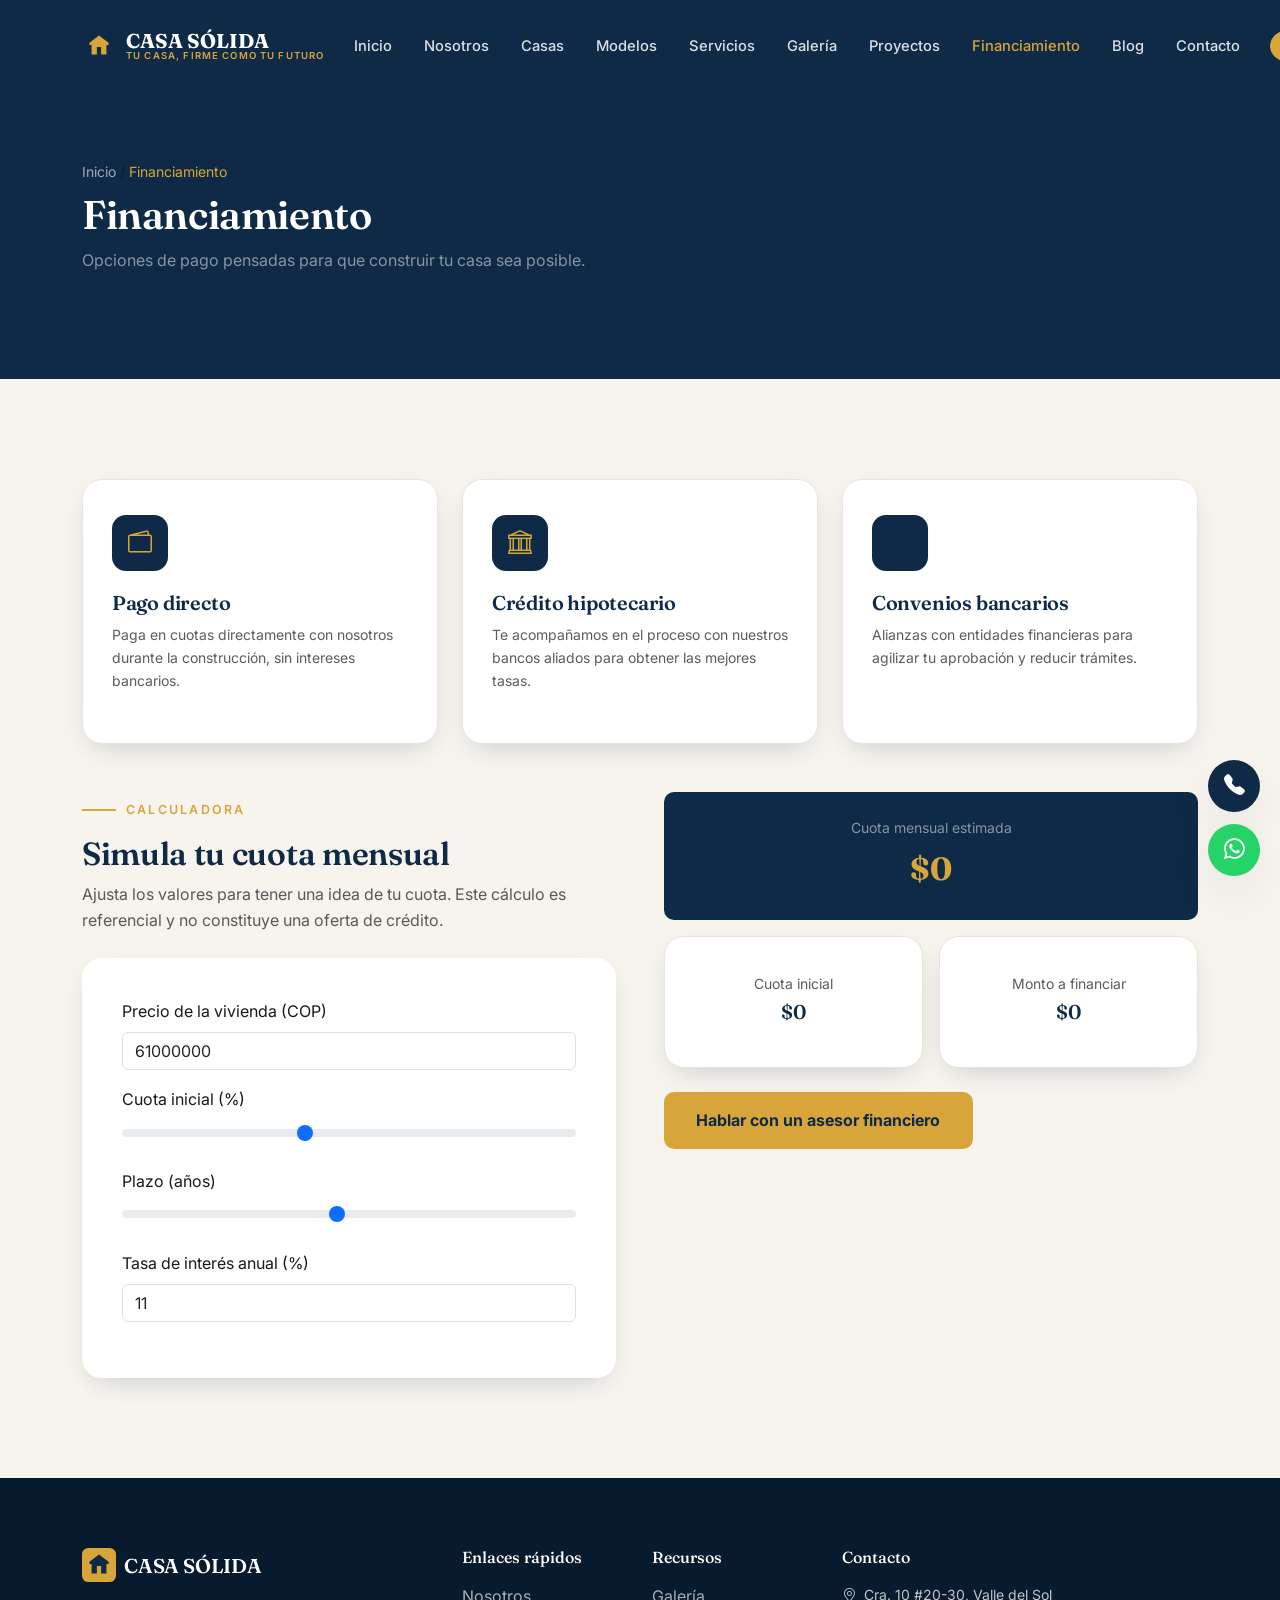
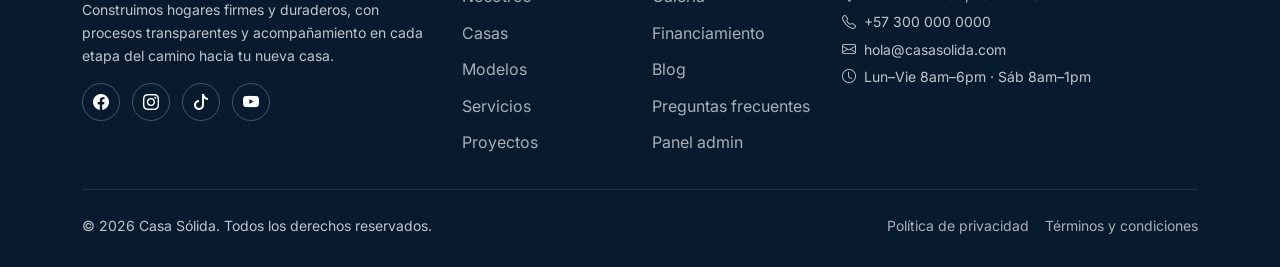
<file: financiamiento.html>
<!DOCTYPE html>
<html lang="es">
<head>
<meta charset="UTF-8">
<meta name="viewport" content="width=device-width, initial-scale=1.0">
<title>Financiamiento | Casa Sólida</title>
<meta name="description" content="Opciones de pago, créditos y calculadora de cuotas para tu nueva casa.">
<meta name="keywords" content="casas prefabricadas, construcción de vivienda, remodelaciones, financiamiento de vivienda, Casa Sólida">
<meta name="author" content="Casa Sólida">
<link rel="canonical" href="https://www.casasolida.com/financiamiento.html">

<!-- Open Graph -->
<meta property="og:type" content="website">
<meta property="og:title" content="Financiamiento | Casa Sólida">
<meta property="og:description" content="Opciones de pago, créditos y calculadora de cuotas para tu nueva casa.">
<meta property="og:image" content="img/favicon.svg">
<meta property="og:url" content="https://www.casasolida.com/financiamiento.html">
<meta property="og:site_name" content="Casa Sólida">
<meta property="og:locale" content="es_CO">

<!-- Twitter Card -->
<meta name="twitter:card" content="summary_large_image">
<meta name="twitter:title" content="Financiamiento | Casa Sólida">
<meta name="twitter:description" content="Opciones de pago, créditos y calculadora de cuotas para tu nueva casa.">

<!-- Favicon -->
<link rel="icon" type="image/svg+xml" href="img/favicon.svg">

<!-- Schema.org -->
<script type="application/ld+json">
{
  "@context": "https://schema.org",
  "@type": "HomeAndConstructionBusiness",
  "name": "Casa Sólida",
  "slogan": "Tu casa, firme como tu futuro.",
  "image": "img/favicon.svg",
  "url": "https://www.casasolida.com",
  "telephone": "+57-300-000-0000",
  "priceRange": "$$",
  "address": { "@type": "PostalAddress", "addressCountry": "CO" }
}
</script>

<!-- Fuentes -->
<link rel="preconnect" href="https://fonts.googleapis.com">
<link rel="preconnect" href="https://fonts.gstatic.com" crossorigin>
<link href="https://fonts.googleapis.com/css2?family=Fraunces:wght@500;600;700;900&family=Inter:wght@400;500;600;700&display=swap" rel="stylesheet">

<!-- Bootstrap 5 -->
<link href="https://cdn.jsdelivr.net/npm/bootstrap@5.3.3/dist/css/bootstrap.min.css" rel="stylesheet">
<!-- Bootstrap Icons -->
<link rel="stylesheet" href="https://cdn.jsdelivr.net/npm/bootstrap-icons@1.11.3/font/bootstrap-icons.css">
<!-- AOS (animaciones al hacer scroll) -->
<link rel="stylesheet" href="https://cdn.jsdelivr.net/npm/aos@2.3.4/dist/aos.css">

<!-- Estilos propios -->
<link rel="stylesheet" href="css/styles.css">
<link rel="stylesheet" href="css/responsive.css">

</head>
<body>

<nav class="navbar navbar-expand-lg navbar-cs">
  <div class="container">
    <a class="navbar-brand" href="index.html">
      <svg viewBox="0 0 64 64"><rect width="64" height="64" rx="12" fill="#0E2A47"/><path d="M32 12L14 26v4h4v18h10V34h8v14h10V30h4v-4L32 12z" fill="#D8A53A"/></svg>
      <span class="navbar-brand-text">CASA SÓLIDA<small>TU CASA, FIRME COMO TU FUTURO</small></span>
    </a>
    <button class="navbar-toggler navbar-toggler-cs" type="button" data-bs-toggle="collapse" data-bs-target="#navMenu" aria-label="Abrir menú">
      <i class="bi bi-list"></i>
    </button>
    <div class="collapse navbar-collapse justify-content-end" id="navMenu">
      <ul class="navbar-nav align-items-lg-center gap-lg-1">
        <li class="nav-item"><a class="nav-link" href="index.html">Inicio</a></li>
        <li class="nav-item"><a class="nav-link" href="nosotros.html">Nosotros</a></li>
        <li class="nav-item"><a class="nav-link" href="casas.html">Casas</a></li>
        <li class="nav-item"><a class="nav-link" href="modelos.html">Modelos</a></li>
        <li class="nav-item"><a class="nav-link" href="servicios.html">Servicios</a></li>
        <li class="nav-item"><a class="nav-link" href="galeria.html">Galería</a></li>
        <li class="nav-item"><a class="nav-link" href="proyectos.html">Proyectos</a></li>
        <li class="nav-item"><a class="nav-link" href="financiamiento.html">Financiamiento</a></li>
        <li class="nav-item"><a class="nav-link" href="blog.html">Blog</a></li>
        <li class="nav-item"><a class="nav-link" href="contacto.html">Contacto</a></li>
      </ul>
      <div class="d-flex align-items-center gap-2 mt-3 mt-lg-0 ms-lg-3">
        <div class="mini-toggle">
          <button data-idioma="es" title="Español">ES</button>
          <button data-idioma="en" title="English">EN</button>
        </div>
        <button class="nav-icon-btn" data-toggle-tema title="Cambiar modo claro/oscuro"><i class="bi bi-moon-stars"></i></button>
        <a href="contacto.html" class="btn btn-dorado btn-sm ms-1">Cotizar</a>
      </div>
    </div>
  </div>
</nav>


<main>
<header class="page-hero">
  <div class="grid-blueprint" style="opacity:0.5"></div>
  <div class="container position-relative">
    <nav class="breadcrumb-cs small mb-2"><a href="index.html">Inicio</a> / <span class="active">Financiamiento</span></nav>
    <h1 data-aos="fade-up">Financiamiento</h1>
    <p class="text-white-50 mt-2" data-aos="fade-up" data-aos-delay="100">Opciones de pago pensadas para que construir tu casa sea posible.</p>
  </div>
</header>

<section class="section">
  <div class="container">
    <div class="row g-4 mb-5">
      <div class="col-md-4" data-aos="fade-up">
        <div class="card-servicio h-100">
          <div class="icono"><i class="bi bi-wallet2"></i></div>
          <h5 class="font-display">Pago directo</h5>
          <p class="text-muted small">Paga en cuotas directamente con nosotros durante la construcción, sin intereses bancarios.</p>
        </div>
      </div>
      <div class="col-md-4" data-aos="fade-up" data-aos-delay="100">
        <div class="card-servicio h-100">
          <div class="icono"><i class="bi bi-bank"></i></div>
          <h5 class="font-display">Crédito hipotecario</h5>
          <p class="text-muted small">Te acompañamos en el proceso con nuestros bancos aliados para obtener las mejores tasas.</p>
        </div>
      </div>
      <div class="col-md-4" data-aos="fade-up" data-aos-delay="200">
        <div class="card-servicio h-100">
          <div class="icono"><i class="bi bi-handshake"></i></div>
          <h5 class="font-display">Convenios bancarios</h5>
          <p class="text-muted small">Alianzas con entidades financieras para agilizar tu aprobación y reducir trámites.</p>
        </div>
      </div>
    </div>

    <div class="row g-5 align-items-start">
      <div class="col-lg-6" data-aos="fade-right">
        <div class="eyebrow">Calculadora</div>
        <h2>Simula tu cuota mensual</h2>
        <p class="text-muted">Ajusta los valores para tener una idea de tu cuota. Este cálculo es referencial y no constituye una oferta de crédito.</p>
        <form id="form-calculadora" class="calc-box mt-4">
          <div class="mb-3">
            <label class="form-label" for="calc-precio">Precio de la vivienda (COP)</label>
            <input type="number" class="form-control" id="calc-precio" value="61000000" min="0" step="1000000">
          </div>
          <div class="mb-3">
            <label class="form-label" for="calc-inicial">Cuota inicial (%)</label>
            <input type="range" class="form-range" id="calc-inicial" min="0" max="50" value="20">
          </div>
          <div class="mb-3">
            <label class="form-label" for="calc-plazo">Plazo (años)</label>
            <input type="range" class="form-range" id="calc-plazo" min="1" max="20" value="10">
          </div>
          <div class="mb-3">
            <label class="form-label" for="calc-tasa">Tasa de interés anual (%)</label>
            <input type="number" class="form-control" id="calc-tasa" value="11" min="0" step="0.1">
          </div>
        </form>
      </div>
      <div class="col-lg-6" data-aos="fade-left">
        <div class="calc-resultado mb-3">
          <p class="mb-1 small text-white-50">Cuota mensual estimada</p>
          <div class="valor" id="res-cuota-mensual">$0</div>
        </div>
        <div class="row g-3">
          <div class="col-6">
            <div class="card-servicio text-center">
              <p class="small text-muted mb-1">Cuota inicial</p>
              <h5 class="font-display" id="res-cuota-inicial">$0</h5>
            </div>
          </div>
          <div class="col-6">
            <div class="card-servicio text-center">
              <p class="small text-muted mb-1">Monto a financiar</p>
              <h5 class="font-display" id="res-monto-financiar">$0</h5>
            </div>
          </div>
        </div>
        <a href="contacto.html" class="btn-dorado mt-4 d-inline-block" style="color:var(--azul-oscuro)">Hablar con un asesor financiero</a>
      </div>
    </div>
  </div>
</section>

<script src="js/cotizador.js"></script>

</main>

<footer class="footer-cs">
  <div class="container">
    <div class="row g-4 mb-4">
      <div class="col-lg-4">
        <a href="index.html" class="d-flex align-items-center gap-2 mb-3">
          <svg width="34" height="34" viewBox="0 0 64 64"><rect width="64" height="64" rx="12" fill="#D8A53A"/><path d="M32 12L14 26v4h4v18h10V34h8v14h10V30h4v-4L32 12z" fill="#0E2A47"/></svg>
          <span class="font-display fs-5 text-white">CASA SÓLIDA</span>
        </a>
        <p class="small">Construimos hogares firmes y duraderos, con procesos transparentes y acompañamiento en cada etapa del camino hacia tu nueva casa.</p>
        <div class="mt-3">
          <a href="#" class="social-icon" aria-label="Facebook"><i class="bi bi-facebook"></i></a>
          <a href="#" class="social-icon" aria-label="Instagram"><i class="bi bi-instagram"></i></a>
          <a href="#" class="social-icon" aria-label="TikTok"><i class="bi bi-tiktok"></i></a>
          <a href="#" class="social-icon" aria-label="YouTube"><i class="bi bi-youtube"></i></a>
        </div>
      </div>
      <div class="col-lg-2 col-6">
        <h5 class="fs-6 mb-3">Enlaces rápidos</h5>
        <a class="link-footer" href="nosotros.html">Nosotros</a>
        <a class="link-footer" href="casas.html">Casas</a>
        <a class="link-footer" href="modelos.html">Modelos</a>
        <a class="link-footer" href="servicios.html">Servicios</a>
        <a class="link-footer" href="proyectos.html">Proyectos</a>
      </div>
      <div class="col-lg-2 col-6">
        <h5 class="fs-6 mb-3">Recursos</h5>
        <a class="link-footer" href="galeria.html">Galería</a>
        <a class="link-footer" href="financiamiento.html">Financiamiento</a>
        <a class="link-footer" href="blog.html">Blog</a>
        <a class="link-footer" href="contacto.html#faq">Preguntas frecuentes</a>
        <a class="link-footer" href="admin/index.html">Panel admin</a>
      </div>
      <div class="col-lg-4">
        <h5 class="fs-6 mb-3">Contacto</h5>
        <p class="small mb-1"><i class="bi bi-geo-alt me-2"></i>Cra. 10 #20-30, Valle del Sol</p>
        <p class="small mb-1"><i class="bi bi-telephone me-2"></i>+57 300 000 0000</p>
        <p class="small mb-1"><i class="bi bi-envelope me-2"></i>hola@casasolida.com</p>
        <p class="small mb-0"><i class="bi bi-clock me-2"></i>Lun–Vie 8am–6pm · Sáb 8am–1pm</p>
      </div>
    </div>
    <hr class="border-secondary opacity-25">
    <div class="d-flex flex-column flex-md-row justify-content-between align-items-center small gap-2 pt-2">
      <span>© 2026 Casa Sólida. Todos los derechos reservados.</span>
      <div class="d-flex gap-3">
        <a href="privacidad.html" class="link-footer mb-0">Política de privacidad</a>
        <a href="terminos.html" class="link-footer mb-0">Términos y condiciones</a>
      </div>
    </div>
  </div>
</footer>


<div class="flotantes">
  <button class="fab fab-arriba" aria-label="Volver arriba"><i class="bi bi-arrow-up"></i></button>
  <a class="fab fab-llamar" href="tel:+573000000000" aria-label="Llamar a Casa Sólida"><i class="bi bi-telephone-fill"></i></a>
  <a class="fab fab-whatsapp" href="https://wa.me/573000000000?text=Hola%20Casa%20S%C3%B3lida,%20quisiera%20m%C3%A1s%20informaci%C3%B3n" target="_blank" rel="noopener" aria-label="Escribir por WhatsApp"><i class="bi bi-whatsapp"></i></a>
</div>


<script src="https://cdn.jsdelivr.net/npm/bootstrap@5.3.3/dist/js/bootstrap.bundle.min.js"></script>
<script src="https://cdn.jsdelivr.net/npm/aos@2.3.4/dist/aos.js"></script>
<script src="js/main.js"></script>

</body>
</html>
</file>
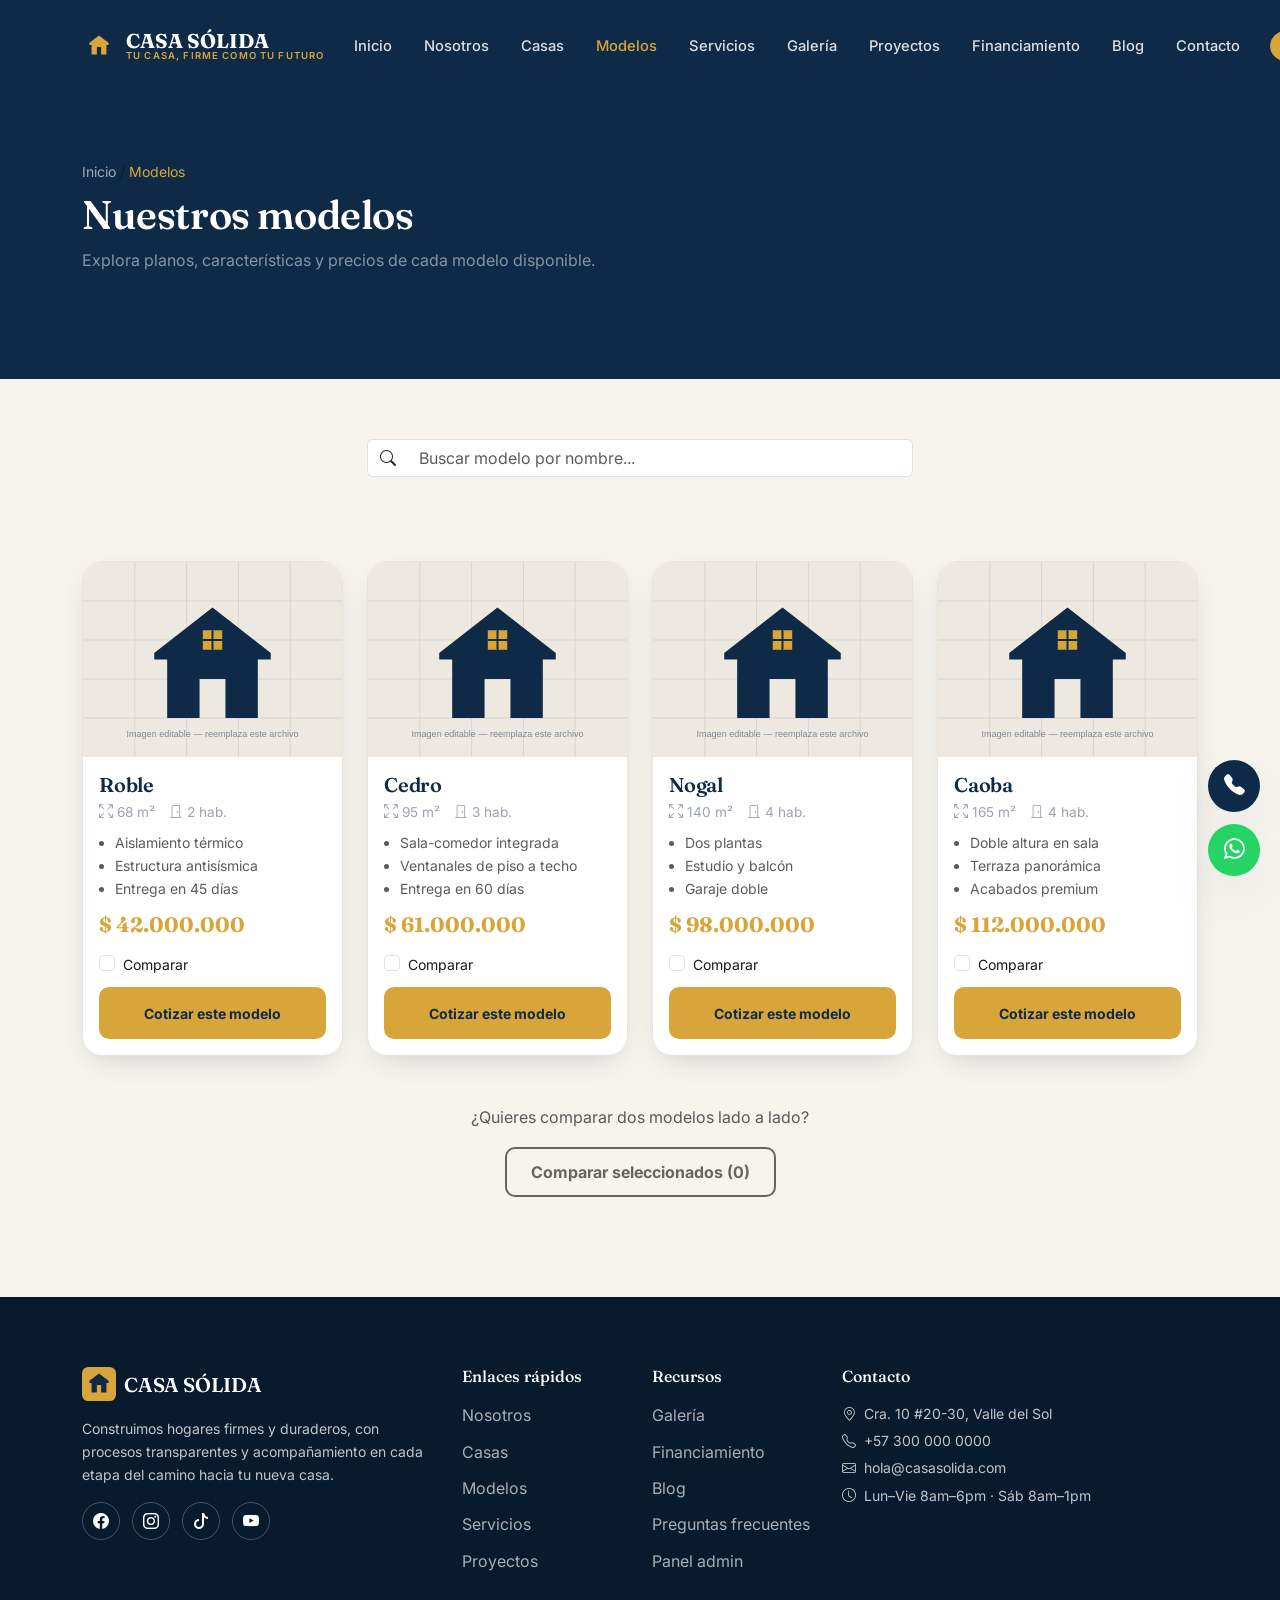
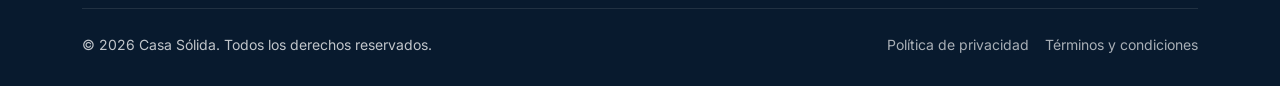
<file: modelos.html>
<!DOCTYPE html>
<html lang="es">
<head>
<meta charset="UTF-8">
<meta name="viewport" content="width=device-width, initial-scale=1.0">
<title>Modelos | Casa Sólida</title>
<meta name="description" content="Compara nuestros modelos de vivienda, planos, características y precios.">
<meta name="keywords" content="casas prefabricadas, construcción de vivienda, remodelaciones, financiamiento de vivienda, Casa Sólida">
<meta name="author" content="Casa Sólida">
<link rel="canonical" href="https://www.casasolida.com/modelos.html">

<!-- Open Graph -->
<meta property="og:type" content="website">
<meta property="og:title" content="Modelos | Casa Sólida">
<meta property="og:description" content="Compara nuestros modelos de vivienda, planos, características y precios.">
<meta property="og:image" content="img/favicon.svg">
<meta property="og:url" content="https://www.casasolida.com/modelos.html">
<meta property="og:site_name" content="Casa Sólida">
<meta property="og:locale" content="es_CO">

<!-- Twitter Card -->
<meta name="twitter:card" content="summary_large_image">
<meta name="twitter:title" content="Modelos | Casa Sólida">
<meta name="twitter:description" content="Compara nuestros modelos de vivienda, planos, características y precios.">

<!-- Favicon -->
<link rel="icon" type="image/svg+xml" href="img/favicon.svg">

<!-- Schema.org -->
<script type="application/ld+json">
{
  "@context": "https://schema.org",
  "@type": "HomeAndConstructionBusiness",
  "name": "Casa Sólida",
  "slogan": "Tu casa, firme como tu futuro.",
  "image": "img/favicon.svg",
  "url": "https://www.casasolida.com",
  "telephone": "+57-300-000-0000",
  "priceRange": "$$",
  "address": { "@type": "PostalAddress", "addressCountry": "CO" }
}
</script>

<!-- Fuentes -->
<link rel="preconnect" href="https://fonts.googleapis.com">
<link rel="preconnect" href="https://fonts.gstatic.com" crossorigin>
<link href="https://fonts.googleapis.com/css2?family=Fraunces:wght@500;600;700;900&family=Inter:wght@400;500;600;700&display=swap" rel="stylesheet">

<!-- Bootstrap 5 -->
<link href="https://cdn.jsdelivr.net/npm/bootstrap@5.3.3/dist/css/bootstrap.min.css" rel="stylesheet">
<!-- Bootstrap Icons -->
<link rel="stylesheet" href="https://cdn.jsdelivr.net/npm/bootstrap-icons@1.11.3/font/bootstrap-icons.css">
<!-- AOS (animaciones al hacer scroll) -->
<link rel="stylesheet" href="https://cdn.jsdelivr.net/npm/aos@2.3.4/dist/aos.css">

<!-- Estilos propios -->
<link rel="stylesheet" href="css/styles.css">
<link rel="stylesheet" href="css/responsive.css">

</head>
<body>

<nav class="navbar navbar-expand-lg navbar-cs">
  <div class="container">
    <a class="navbar-brand" href="index.html">
      <svg viewBox="0 0 64 64"><rect width="64" height="64" rx="12" fill="#0E2A47"/><path d="M32 12L14 26v4h4v18h10V34h8v14h10V30h4v-4L32 12z" fill="#D8A53A"/></svg>
      <span class="navbar-brand-text">CASA SÓLIDA<small>TU CASA, FIRME COMO TU FUTURO</small></span>
    </a>
    <button class="navbar-toggler navbar-toggler-cs" type="button" data-bs-toggle="collapse" data-bs-target="#navMenu" aria-label="Abrir menú">
      <i class="bi bi-list"></i>
    </button>
    <div class="collapse navbar-collapse justify-content-end" id="navMenu">
      <ul class="navbar-nav align-items-lg-center gap-lg-1">
        <li class="nav-item"><a class="nav-link" href="index.html">Inicio</a></li>
        <li class="nav-item"><a class="nav-link" href="nosotros.html">Nosotros</a></li>
        <li class="nav-item"><a class="nav-link" href="casas.html">Casas</a></li>
        <li class="nav-item"><a class="nav-link" href="modelos.html">Modelos</a></li>
        <li class="nav-item"><a class="nav-link" href="servicios.html">Servicios</a></li>
        <li class="nav-item"><a class="nav-link" href="galeria.html">Galería</a></li>
        <li class="nav-item"><a class="nav-link" href="proyectos.html">Proyectos</a></li>
        <li class="nav-item"><a class="nav-link" href="financiamiento.html">Financiamiento</a></li>
        <li class="nav-item"><a class="nav-link" href="blog.html">Blog</a></li>
        <li class="nav-item"><a class="nav-link" href="contacto.html">Contacto</a></li>
      </ul>
      <div class="d-flex align-items-center gap-2 mt-3 mt-lg-0 ms-lg-3">
        <div class="mini-toggle">
          <button data-idioma="es" title="Español">ES</button>
          <button data-idioma="en" title="English">EN</button>
        </div>
        <button class="nav-icon-btn" data-toggle-tema title="Cambiar modo claro/oscuro"><i class="bi bi-moon-stars"></i></button>
        <a href="contacto.html" class="btn btn-dorado btn-sm ms-1">Cotizar</a>
      </div>
    </div>
  </div>
</nav>


<main>
<header class="page-hero">
  <div class="grid-blueprint" style="opacity:0.5"></div>
  <div class="container position-relative">
    <nav class="breadcrumb-cs small mb-2"><a href="index.html">Inicio</a> / <span class="active">Modelos</span></nav>
    <h1 data-aos="fade-up">Nuestros modelos</h1>
    <p class="text-white-50 mt-2" data-aos="fade-up" data-aos-delay="100">Explora planos, características y precios de cada modelo disponible.</p>
  </div>
</header>

<section class="section-sm bg-crema">
  <div class="container">
    <div class="row justify-content-center">
      <div class="col-md-6">
        <div class="input-group">
          <span class="input-group-text bg-white border-end-0"><i class="bi bi-search"></i></span>
          <input type="text" id="buscador-modelos" class="form-control border-start-0" placeholder="Buscar modelo por nombre...">
        </div>
      </div>
    </div>
  </div>
</section>

<section class="section pt-4">
  <div class="container">
    <div class="row g-4" id="grid-modelos">
      <div class="col-12 text-center py-5"><div class="spinner-border text-dorado" role="status"></div></div>
    </div>

    <div class="text-center mt-5" data-aos="fade-up">
      <p class="text-muted">¿Quieres comparar dos modelos lado a lado?</p>
      <button class="btn btn-azul" id="btn-comparar" disabled>Comparar seleccionados (<span id="contador-comparar">0</span>)</button>
    </div>
  </div>
</section>

<!-- Modal comparador -->
<div class="modal fade" id="modalComparar" tabindex="-1">
  <div class="modal-dialog modal-lg modal-dialog-centered">
    <div class="modal-content">
      <div class="modal-header"><h5 class="modal-title font-display">Comparar modelos</h5><button class="btn-close" data-bs-dismiss="modal"></button></div>
      <div class="modal-body" id="comparador-contenido"></div>
    </div>
  </div>
</div>

<script>
document.addEventListener('DOMContentLoaded', async () => {
  const grid = document.getElementById('grid-modelos');
  const buscador = document.getElementById('buscador-modelos');
  const btnComparar = document.getElementById('btn-comparar');
  const contadorComparar = document.getElementById('contador-comparar');
  let modelos = [];
  let seleccionados = [];
  const fmt = v => new Intl.NumberFormat('es-CO', { style: 'currency', currency: 'COP', maximumFractionDigits: 0 }).format(v);

  try {
    modelos = await (await fetch('data/modelos.json')).json();
    render(modelos);
  } catch (e) { grid.innerHTML = '<p class="text-center">No se pudieron cargar los modelos.</p>'; }

  buscador.addEventListener('input', () => {
    const q = buscador.value.toLowerCase();
    render(modelos.filter(m => m.nombre.toLowerCase().includes(q)));
  });

  function render(lista) {
    grid.innerHTML = lista.map(m => `
      <div class="col-md-6 col-lg-3" data-aos="fade-up">
        <div class="card-casa">
          <div class="img-wrap"><img src="${m.imagen}" alt="Modelo ${m.nombre}" loading="lazy"></div>
          <div class="p-3">
            <h5 class="font-display mb-1">${m.nombre}</h5>
            <div class="specs mb-2">
              <span><i class="bi bi-arrows-fullscreen"></i> ${m.area} m²</span>
              <span><i class="bi bi-door-closed"></i> ${m.habitaciones} hab.</span>
            </div>
            <ul class="small text-muted ps-3 mb-2">
              ${m.caracteristicas.map(c => `<li>${c}</li>`).join('')}
            </ul>
            <div class="d-flex justify-content-between align-items-center">
              <span class="precio">${fmt(m.precio)}</span>
            </div>
            <div class="form-check mt-2">
              <input class="form-check-input" type="checkbox" value="${m.nombre}" id="chk-${m.nombre}">
              <label class="form-check-label small" for="chk-${m.nombre}">Comparar</label>
            </div>
            <a href="contacto.html?modelo=${encodeURIComponent(m.nombre)}" class="btn btn-dorado btn-sm w-100 mt-2" style="color:var(--azul-oscuro)">Cotizar este modelo</a>
          </div>
        </div>
      </div>
    `).join('');

    document.querySelectorAll('.form-check-input').forEach(chk => {
      chk.addEventListener('change', () => {
        seleccionados = [...document.querySelectorAll('.form-check-input:checked')].map(c => c.value);
        contadorComparar.textContent = seleccionados.length;
        btnComparar.disabled = seleccionados.length < 2;
      });
    });
  }

  btnComparar.addEventListener('click', () => {
    const datos = modelos.filter(m => seleccionados.includes(m.nombre));
    document.getElementById('comparador-contenido').innerHTML = `
      <div class="table-responsive"><table class="table align-middle">
        <thead><tr><th></th>${datos.map(m => `<th>${m.nombre}</th>`).join('')}</tr></thead>
        <tbody>
          <tr><td>Área</td>${datos.map(m => `<td>${m.area} m²</td>`).join('')}</tr>
          <tr><td>Habitaciones</td>${datos.map(m => `<td>${m.habitaciones}</td>`).join('')}</tr>
          <tr><td>Baños</td>${datos.map(m => `<td>${m.banos}</td>`).join('')}</tr>
          <tr><td>Precio</td>${datos.map(m => `<td class="text-dorado fw-semibold">${fmt(m.precio)}</td>`).join('')}</tr>
        </tbody>
      </table></div>`;
    new bootstrap.Modal(document.getElementById('modalComparar')).show();
  });
});
</script>

</main>

<footer class="footer-cs">
  <div class="container">
    <div class="row g-4 mb-4">
      <div class="col-lg-4">
        <a href="index.html" class="d-flex align-items-center gap-2 mb-3">
          <svg width="34" height="34" viewBox="0 0 64 64"><rect width="64" height="64" rx="12" fill="#D8A53A"/><path d="M32 12L14 26v4h4v18h10V34h8v14h10V30h4v-4L32 12z" fill="#0E2A47"/></svg>
          <span class="font-display fs-5 text-white">CASA SÓLIDA</span>
        </a>
        <p class="small">Construimos hogares firmes y duraderos, con procesos transparentes y acompañamiento en cada etapa del camino hacia tu nueva casa.</p>
        <div class="mt-3">
          <a href="#" class="social-icon" aria-label="Facebook"><i class="bi bi-facebook"></i></a>
          <a href="#" class="social-icon" aria-label="Instagram"><i class="bi bi-instagram"></i></a>
          <a href="#" class="social-icon" aria-label="TikTok"><i class="bi bi-tiktok"></i></a>
          <a href="#" class="social-icon" aria-label="YouTube"><i class="bi bi-youtube"></i></a>
        </div>
      </div>
      <div class="col-lg-2 col-6">
        <h5 class="fs-6 mb-3">Enlaces rápidos</h5>
        <a class="link-footer" href="nosotros.html">Nosotros</a>
        <a class="link-footer" href="casas.html">Casas</a>
        <a class="link-footer" href="modelos.html">Modelos</a>
        <a class="link-footer" href="servicios.html">Servicios</a>
        <a class="link-footer" href="proyectos.html">Proyectos</a>
      </div>
      <div class="col-lg-2 col-6">
        <h5 class="fs-6 mb-3">Recursos</h5>
        <a class="link-footer" href="galeria.html">Galería</a>
        <a class="link-footer" href="financiamiento.html">Financiamiento</a>
        <a class="link-footer" href="blog.html">Blog</a>
        <a class="link-footer" href="contacto.html#faq">Preguntas frecuentes</a>
        <a class="link-footer" href="admin/index.html">Panel admin</a>
      </div>
      <div class="col-lg-4">
        <h5 class="fs-6 mb-3">Contacto</h5>
        <p class="small mb-1"><i class="bi bi-geo-alt me-2"></i>Cra. 10 #20-30, Valle del Sol</p>
        <p class="small mb-1"><i class="bi bi-telephone me-2"></i>+57 300 000 0000</p>
        <p class="small mb-1"><i class="bi bi-envelope me-2"></i>hola@casasolida.com</p>
        <p class="small mb-0"><i class="bi bi-clock me-2"></i>Lun–Vie 8am–6pm · Sáb 8am–1pm</p>
      </div>
    </div>
    <hr class="border-secondary opacity-25">
    <div class="d-flex flex-column flex-md-row justify-content-between align-items-center small gap-2 pt-2">
      <span>© 2026 Casa Sólida. Todos los derechos reservados.</span>
      <div class="d-flex gap-3">
        <a href="privacidad.html" class="link-footer mb-0">Política de privacidad</a>
        <a href="terminos.html" class="link-footer mb-0">Términos y condiciones</a>
      </div>
    </div>
  </div>
</footer>


<div class="flotantes">
  <button class="fab fab-arriba" aria-label="Volver arriba"><i class="bi bi-arrow-up"></i></button>
  <a class="fab fab-llamar" href="tel:+573000000000" aria-label="Llamar a Casa Sólida"><i class="bi bi-telephone-fill"></i></a>
  <a class="fab fab-whatsapp" href="https://wa.me/573000000000?text=Hola%20Casa%20S%C3%B3lida,%20quisiera%20m%C3%A1s%20informaci%C3%B3n" target="_blank" rel="noopener" aria-label="Escribir por WhatsApp"><i class="bi bi-whatsapp"></i></a>
</div>


<script src="https://cdn.jsdelivr.net/npm/bootstrap@5.3.3/dist/js/bootstrap.bundle.min.js"></script>
<script src="https://cdn.jsdelivr.net/npm/aos@2.3.4/dist/aos.js"></script>
<script src="js/main.js"></script>

</body>
</html>
</file>
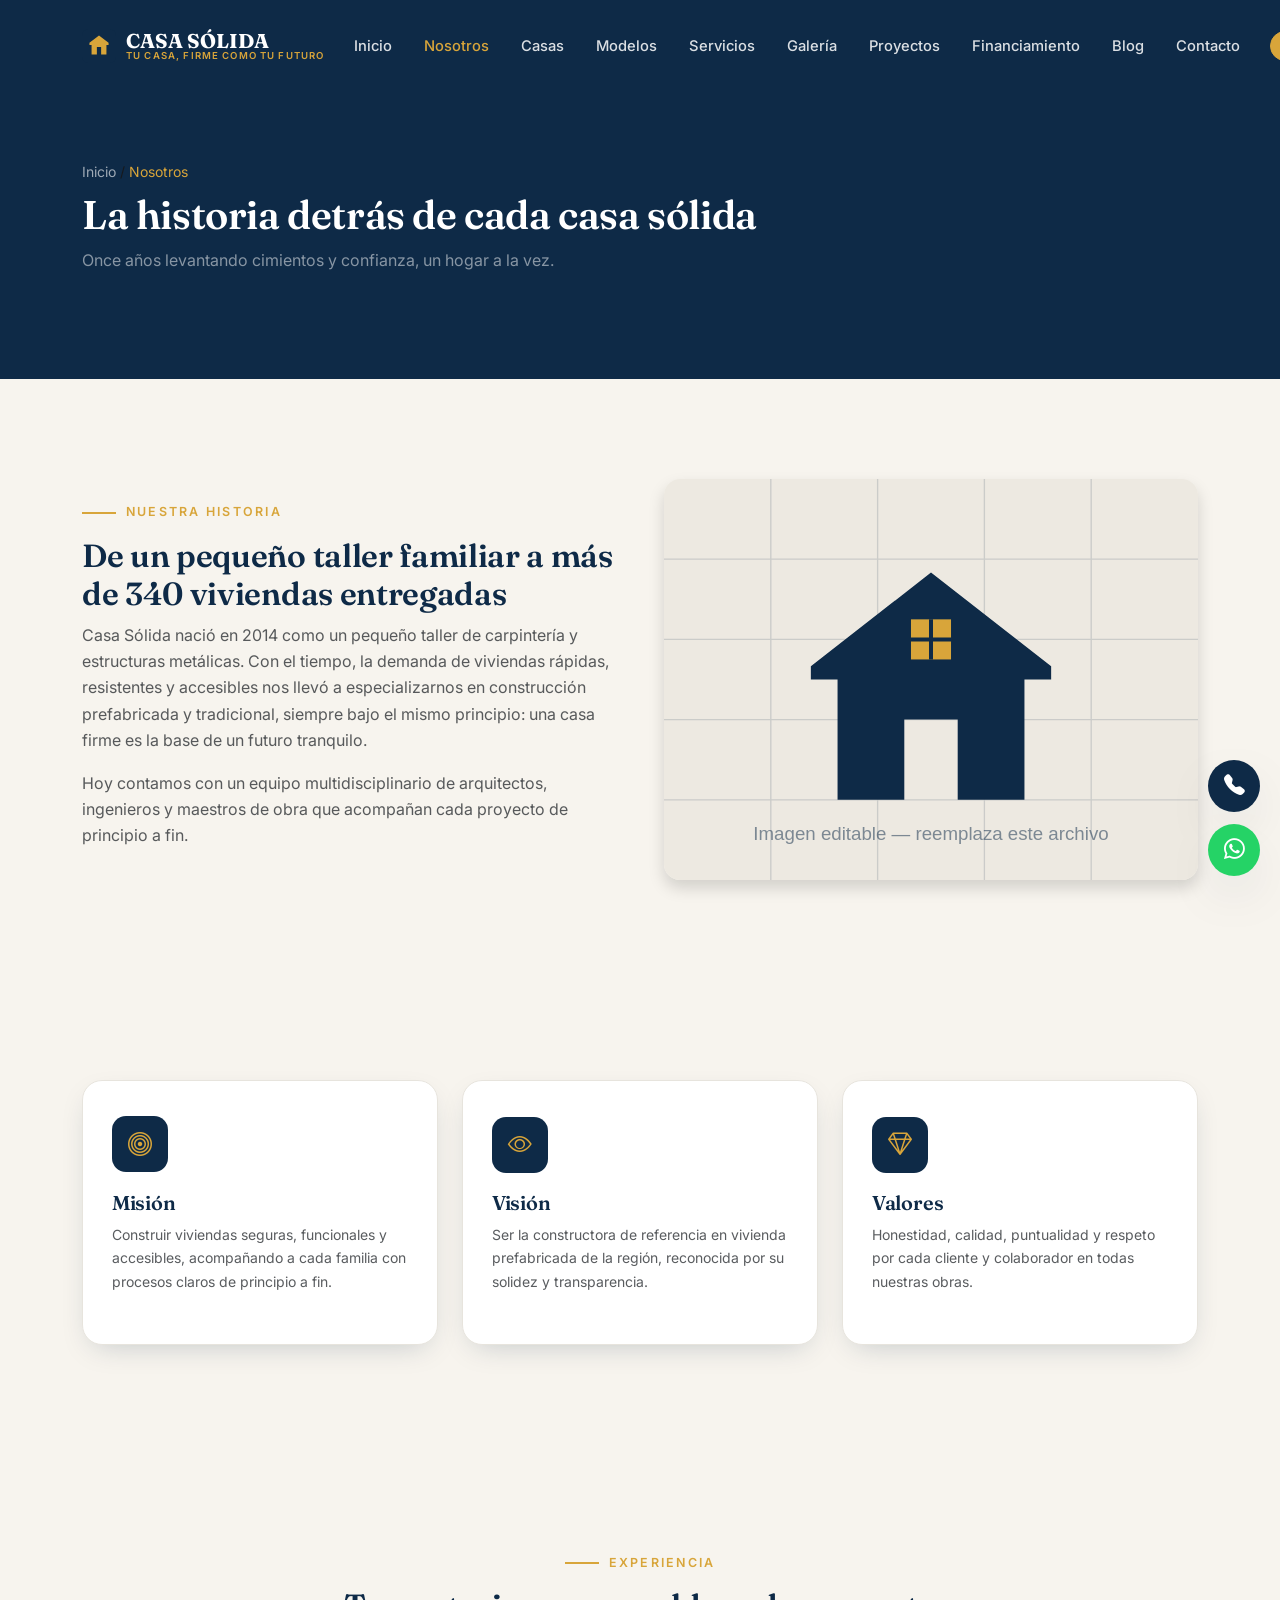
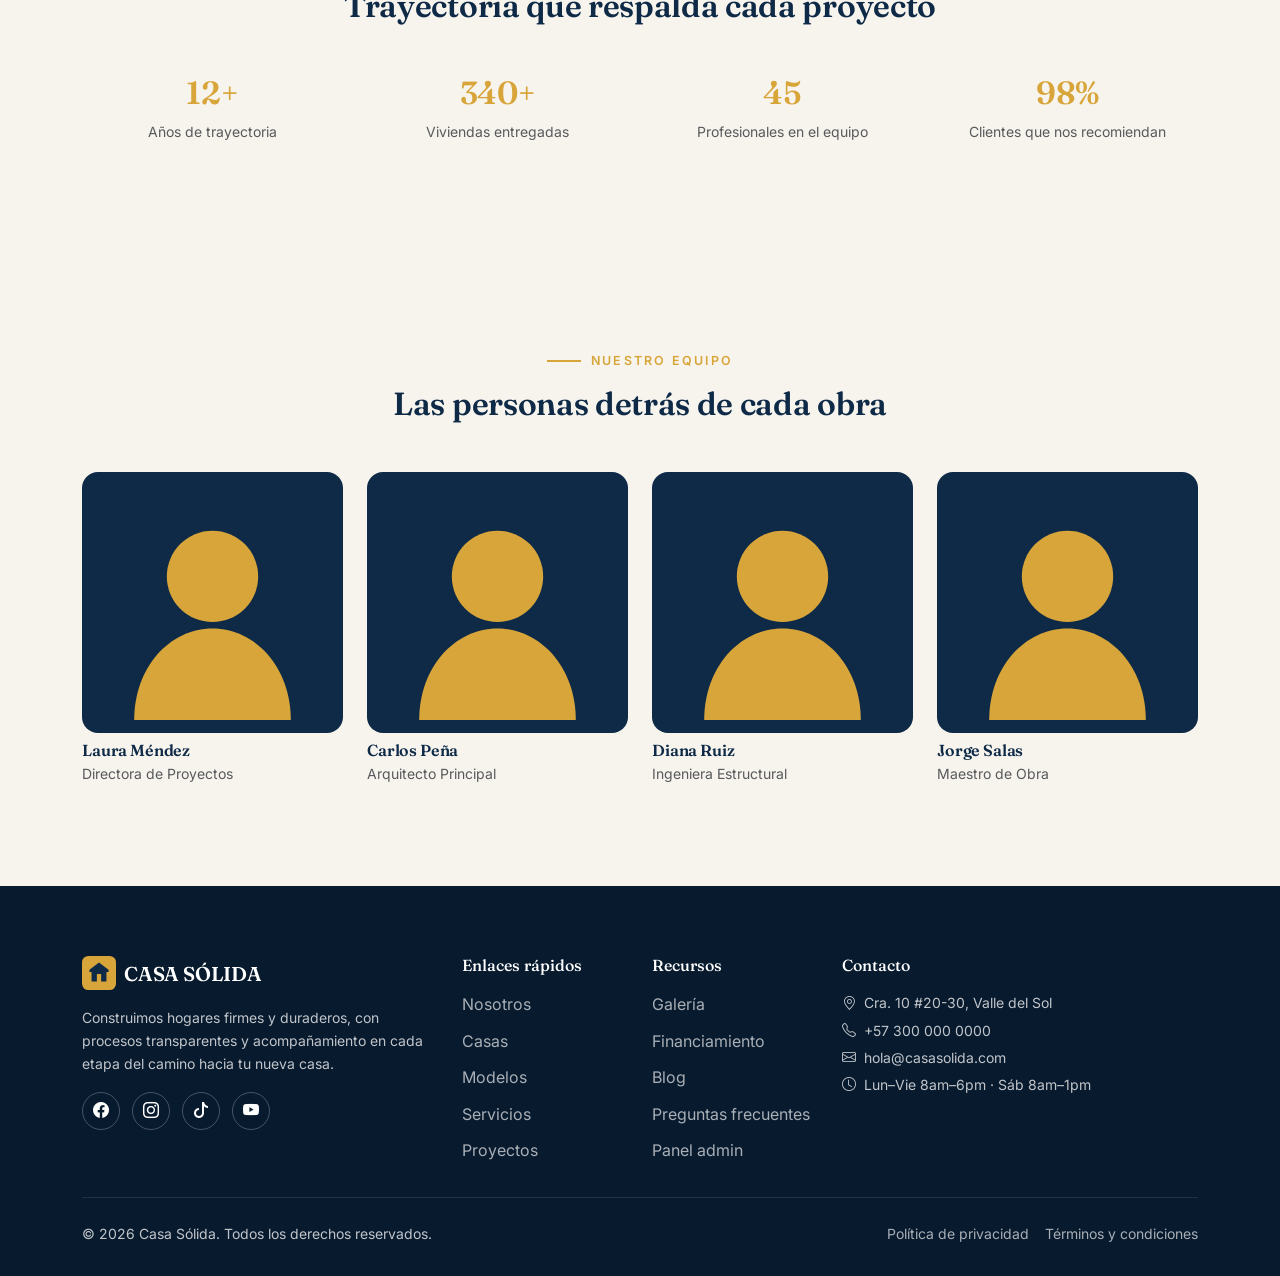
<file: nosotros.html>
<!DOCTYPE html>
<html lang="es">
<head>
<meta charset="UTF-8">
<meta name="viewport" content="width=device-width, initial-scale=1.0">
<title>Nosotros | Casa Sólida</title>
<meta name="description" content="Conoce la historia, misión, visión y equipo detrás de Casa Sólida.">
<meta name="keywords" content="casas prefabricadas, construcción de vivienda, remodelaciones, financiamiento de vivienda, Casa Sólida">
<meta name="author" content="Casa Sólida">
<link rel="canonical" href="https://www.casasolida.com/nosotros.html">

<!-- Open Graph -->
<meta property="og:type" content="website">
<meta property="og:title" content="Nosotros | Casa Sólida">
<meta property="og:description" content="Conoce la historia, misión, visión y equipo detrás de Casa Sólida.">
<meta property="og:image" content="img/favicon.svg">
<meta property="og:url" content="https://www.casasolida.com/nosotros.html">
<meta property="og:site_name" content="Casa Sólida">
<meta property="og:locale" content="es_CO">

<!-- Twitter Card -->
<meta name="twitter:card" content="summary_large_image">
<meta name="twitter:title" content="Nosotros | Casa Sólida">
<meta name="twitter:description" content="Conoce la historia, misión, visión y equipo detrás de Casa Sólida.">

<!-- Favicon -->
<link rel="icon" type="image/svg+xml" href="img/favicon.svg">

<!-- Schema.org -->
<script type="application/ld+json">
{
  "@context": "https://schema.org",
  "@type": "HomeAndConstructionBusiness",
  "name": "Casa Sólida",
  "slogan": "Tu casa, firme como tu futuro.",
  "image": "img/favicon.svg",
  "url": "https://www.casasolida.com",
  "telephone": "+57-300-000-0000",
  "priceRange": "$$",
  "address": { "@type": "PostalAddress", "addressCountry": "CO" }
}
</script>

<!-- Fuentes -->
<link rel="preconnect" href="https://fonts.googleapis.com">
<link rel="preconnect" href="https://fonts.gstatic.com" crossorigin>
<link href="https://fonts.googleapis.com/css2?family=Fraunces:wght@500;600;700;900&family=Inter:wght@400;500;600;700&display=swap" rel="stylesheet">

<!-- Bootstrap 5 -->
<link href="https://cdn.jsdelivr.net/npm/bootstrap@5.3.3/dist/css/bootstrap.min.css" rel="stylesheet">
<!-- Bootstrap Icons -->
<link rel="stylesheet" href="https://cdn.jsdelivr.net/npm/bootstrap-icons@1.11.3/font/bootstrap-icons.css">
<!-- AOS (animaciones al hacer scroll) -->
<link rel="stylesheet" href="https://cdn.jsdelivr.net/npm/aos@2.3.4/dist/aos.css">

<!-- Estilos propios -->
<link rel="stylesheet" href="css/styles.css">
<link rel="stylesheet" href="css/responsive.css">

</head>
<body>

<nav class="navbar navbar-expand-lg navbar-cs">
  <div class="container">
    <a class="navbar-brand" href="index.html">
      <svg viewBox="0 0 64 64"><rect width="64" height="64" rx="12" fill="#0E2A47"/><path d="M32 12L14 26v4h4v18h10V34h8v14h10V30h4v-4L32 12z" fill="#D8A53A"/></svg>
      <span class="navbar-brand-text">CASA SÓLIDA<small>TU CASA, FIRME COMO TU FUTURO</small></span>
    </a>
    <button class="navbar-toggler navbar-toggler-cs" type="button" data-bs-toggle="collapse" data-bs-target="#navMenu" aria-label="Abrir menú">
      <i class="bi bi-list"></i>
    </button>
    <div class="collapse navbar-collapse justify-content-end" id="navMenu">
      <ul class="navbar-nav align-items-lg-center gap-lg-1">
        <li class="nav-item"><a class="nav-link" href="index.html">Inicio</a></li>
        <li class="nav-item"><a class="nav-link" href="nosotros.html">Nosotros</a></li>
        <li class="nav-item"><a class="nav-link" href="casas.html">Casas</a></li>
        <li class="nav-item"><a class="nav-link" href="modelos.html">Modelos</a></li>
        <li class="nav-item"><a class="nav-link" href="servicios.html">Servicios</a></li>
        <li class="nav-item"><a class="nav-link" href="galeria.html">Galería</a></li>
        <li class="nav-item"><a class="nav-link" href="proyectos.html">Proyectos</a></li>
        <li class="nav-item"><a class="nav-link" href="financiamiento.html">Financiamiento</a></li>
        <li class="nav-item"><a class="nav-link" href="blog.html">Blog</a></li>
        <li class="nav-item"><a class="nav-link" href="contacto.html">Contacto</a></li>
      </ul>
      <div class="d-flex align-items-center gap-2 mt-3 mt-lg-0 ms-lg-3">
        <div class="mini-toggle">
          <button data-idioma="es" title="Español">ES</button>
          <button data-idioma="en" title="English">EN</button>
        </div>
        <button class="nav-icon-btn" data-toggle-tema title="Cambiar modo claro/oscuro"><i class="bi bi-moon-stars"></i></button>
        <a href="contacto.html" class="btn btn-dorado btn-sm ms-1">Cotizar</a>
      </div>
    </div>
  </div>
</nav>


<main>
<header class="page-hero">
  <div class="grid-blueprint" style="opacity:0.5"></div>
  <div class="container position-relative">
    <nav class="breadcrumb-cs small mb-2"><a href="index.html">Inicio</a> / <span class="active">Nosotros</span></nav>
    <h1 data-aos="fade-up">La historia detrás de cada casa sólida</h1>
    <p class="text-white-50 mt-2" style="max-width:560px" data-aos="fade-up" data-aos-delay="100">Once años levantando cimientos y confianza, un hogar a la vez.</p>
  </div>
</header>

<section class="section">
  <div class="container">
    <div class="row g-5 align-items-center">
      <div class="col-lg-6" data-aos="fade-right">
        <div class="eyebrow">Nuestra historia</div>
        <h2>De un pequeño taller familiar a más de 340 viviendas entregadas</h2>
        <p class="text-muted">Casa Sólida nació en 2014 como un pequeño taller de carpintería y estructuras metálicas. Con el tiempo, la demanda de viviendas rápidas, resistentes y accesibles nos llevó a especializarnos en construcción prefabricada y tradicional, siempre bajo el mismo principio: una casa firme es la base de un futuro tranquilo.</p>
        <p class="text-muted">Hoy contamos con un equipo multidisciplinario de arquitectos, ingenieros y maestros de obra que acompañan cada proyecto de principio a fin.</p>
      </div>
      <div class="col-lg-6" data-aos="fade-left">
        <img src="img/placeholder-house.svg" class="img-fluid rounded-4 shadow" alt="Obra de construcción Casa Sólida">
      </div>
    </div>
  </div>
</section>

<section class="section bg-crema">
  <div class="container">
    <div class="row g-4">
      <div class="col-md-4" data-aos="fade-up">
        <div class="card-servicio h-100">
          <div class="icono"><i class="bi bi-bullseye"></i></div>
          <h5 class="font-display">Misión</h5>
          <p class="text-muted small">Construir viviendas seguras, funcionales y accesibles, acompañando a cada familia con procesos claros de principio a fin.</p>
        </div>
      </div>
      <div class="col-md-4" data-aos="fade-up" data-aos-delay="100">
        <div class="card-servicio h-100">
          <div class="icono"><i class="bi bi-eye"></i></div>
          <h5 class="font-display">Visión</h5>
          <p class="text-muted small">Ser la constructora de referencia en vivienda prefabricada de la región, reconocida por su solidez y transparencia.</p>
        </div>
      </div>
      <div class="col-md-4" data-aos="fade-up" data-aos-delay="200">
        <div class="card-servicio h-100">
          <div class="icono"><i class="bi bi-gem"></i></div>
          <h5 class="font-display">Valores</h5>
          <p class="text-muted small">Honestidad, calidad, puntualidad y respeto por cada cliente y colaborador en todas nuestras obras.</p>
        </div>
      </div>
    </div>
  </div>
</section>

<section class="section">
  <div class="container">
    <div class="text-center mb-5" data-aos="fade-up">
      <div class="eyebrow justify-content-center">Experiencia</div>
      <h2>Trayectoria que respalda cada proyecto</h2>
    </div>
    <div class="row text-center g-4">
      <div class="col-6 col-md-3" data-aos="fade-up"><h2 class="text-dorado">12+</h2><p class="text-muted small mb-0">Años de trayectoria</p></div>
      <div class="col-6 col-md-3" data-aos="fade-up" data-aos-delay="100"><h2 class="text-dorado">340+</h2><p class="text-muted small mb-0">Viviendas entregadas</p></div>
      <div class="col-6 col-md-3" data-aos="fade-up" data-aos-delay="200"><h2 class="text-dorado">45</h2><p class="text-muted small mb-0">Profesionales en el equipo</p></div>
      <div class="col-6 col-md-3" data-aos="fade-up" data-aos-delay="300"><h2 class="text-dorado">98%</h2><p class="text-muted small mb-0">Clientes que nos recomiendan</p></div>
    </div>
  </div>
</section>

<section class="section bg-crema">
  <div class="container">
    <div class="text-center mb-5" data-aos="fade-up">
      <div class="eyebrow justify-content-center">Nuestro equipo</div>
      <h2>Las personas detrás de cada obra</h2>
    </div>
    <div class="row g-4">
      <div class="col-md-3 col-6" data-aos="fade-up">
        <img src="img/placeholder-team.svg" class="img-fluid rounded-4 mb-2" alt="Directora de proyectos">
        <h6 class="font-display mb-0">Laura Méndez</h6><small class="text-muted">Directora de Proyectos</small>
      </div>
      <div class="col-md-3 col-6" data-aos="fade-up" data-aos-delay="100">
        <img src="img/placeholder-team.svg" class="img-fluid rounded-4 mb-2" alt="Arquitecto principal">
        <h6 class="font-display mb-0">Carlos Peña</h6><small class="text-muted">Arquitecto Principal</small>
      </div>
      <div class="col-md-3 col-6" data-aos="fade-up" data-aos-delay="200">
        <img src="img/placeholder-team.svg" class="img-fluid rounded-4 mb-2" alt="Ingeniera estructural">
        <h6 class="font-display mb-0">Diana Ruiz</h6><small class="text-muted">Ingeniera Estructural</small>
      </div>
      <div class="col-md-3 col-6" data-aos="fade-up" data-aos-delay="300">
        <img src="img/placeholder-team.svg" class="img-fluid rounded-4 mb-2" alt="Maestro de obra">
        <h6 class="font-display mb-0">Jorge Salas</h6><small class="text-muted">Maestro de Obra</small>
      </div>
    </div>
  </div>
</section>

</main>

<footer class="footer-cs">
  <div class="container">
    <div class="row g-4 mb-4">
      <div class="col-lg-4">
        <a href="index.html" class="d-flex align-items-center gap-2 mb-3">
          <svg width="34" height="34" viewBox="0 0 64 64"><rect width="64" height="64" rx="12" fill="#D8A53A"/><path d="M32 12L14 26v4h4v18h10V34h8v14h10V30h4v-4L32 12z" fill="#0E2A47"/></svg>
          <span class="font-display fs-5 text-white">CASA SÓLIDA</span>
        </a>
        <p class="small">Construimos hogares firmes y duraderos, con procesos transparentes y acompañamiento en cada etapa del camino hacia tu nueva casa.</p>
        <div class="mt-3">
          <a href="#" class="social-icon" aria-label="Facebook"><i class="bi bi-facebook"></i></a>
          <a href="#" class="social-icon" aria-label="Instagram"><i class="bi bi-instagram"></i></a>
          <a href="#" class="social-icon" aria-label="TikTok"><i class="bi bi-tiktok"></i></a>
          <a href="#" class="social-icon" aria-label="YouTube"><i class="bi bi-youtube"></i></a>
        </div>
      </div>
      <div class="col-lg-2 col-6">
        <h5 class="fs-6 mb-3">Enlaces rápidos</h5>
        <a class="link-footer" href="nosotros.html">Nosotros</a>
        <a class="link-footer" href="casas.html">Casas</a>
        <a class="link-footer" href="modelos.html">Modelos</a>
        <a class="link-footer" href="servicios.html">Servicios</a>
        <a class="link-footer" href="proyectos.html">Proyectos</a>
      </div>
      <div class="col-lg-2 col-6">
        <h5 class="fs-6 mb-3">Recursos</h5>
        <a class="link-footer" href="galeria.html">Galería</a>
        <a class="link-footer" href="financiamiento.html">Financiamiento</a>
        <a class="link-footer" href="blog.html">Blog</a>
        <a class="link-footer" href="contacto.html#faq">Preguntas frecuentes</a>
        <a class="link-footer" href="admin/index.html">Panel admin</a>
      </div>
      <div class="col-lg-4">
        <h5 class="fs-6 mb-3">Contacto</h5>
        <p class="small mb-1"><i class="bi bi-geo-alt me-2"></i>Cra. 10 #20-30, Valle del Sol</p>
        <p class="small mb-1"><i class="bi bi-telephone me-2"></i>+57 300 000 0000</p>
        <p class="small mb-1"><i class="bi bi-envelope me-2"></i>hola@casasolida.com</p>
        <p class="small mb-0"><i class="bi bi-clock me-2"></i>Lun–Vie 8am–6pm · Sáb 8am–1pm</p>
      </div>
    </div>
    <hr class="border-secondary opacity-25">
    <div class="d-flex flex-column flex-md-row justify-content-between align-items-center small gap-2 pt-2">
      <span>© 2026 Casa Sólida. Todos los derechos reservados.</span>
      <div class="d-flex gap-3">
        <a href="privacidad.html" class="link-footer mb-0">Política de privacidad</a>
        <a href="terminos.html" class="link-footer mb-0">Términos y condiciones</a>
      </div>
    </div>
  </div>
</footer>


<div class="flotantes">
  <button class="fab fab-arriba" aria-label="Volver arriba"><i class="bi bi-arrow-up"></i></button>
  <a class="fab fab-llamar" href="tel:+573000000000" aria-label="Llamar a Casa Sólida"><i class="bi bi-telephone-fill"></i></a>
  <a class="fab fab-whatsapp" href="https://wa.me/573000000000?text=Hola%20Casa%20S%C3%B3lida,%20quisiera%20m%C3%A1s%20informaci%C3%B3n" target="_blank" rel="noopener" aria-label="Escribir por WhatsApp"><i class="bi bi-whatsapp"></i></a>
</div>


<script src="https://cdn.jsdelivr.net/npm/bootstrap@5.3.3/dist/js/bootstrap.bundle.min.js"></script>
<script src="https://cdn.jsdelivr.net/npm/aos@2.3.4/dist/aos.js"></script>
<script src="js/main.js"></script>

</body>
</html>
</file>
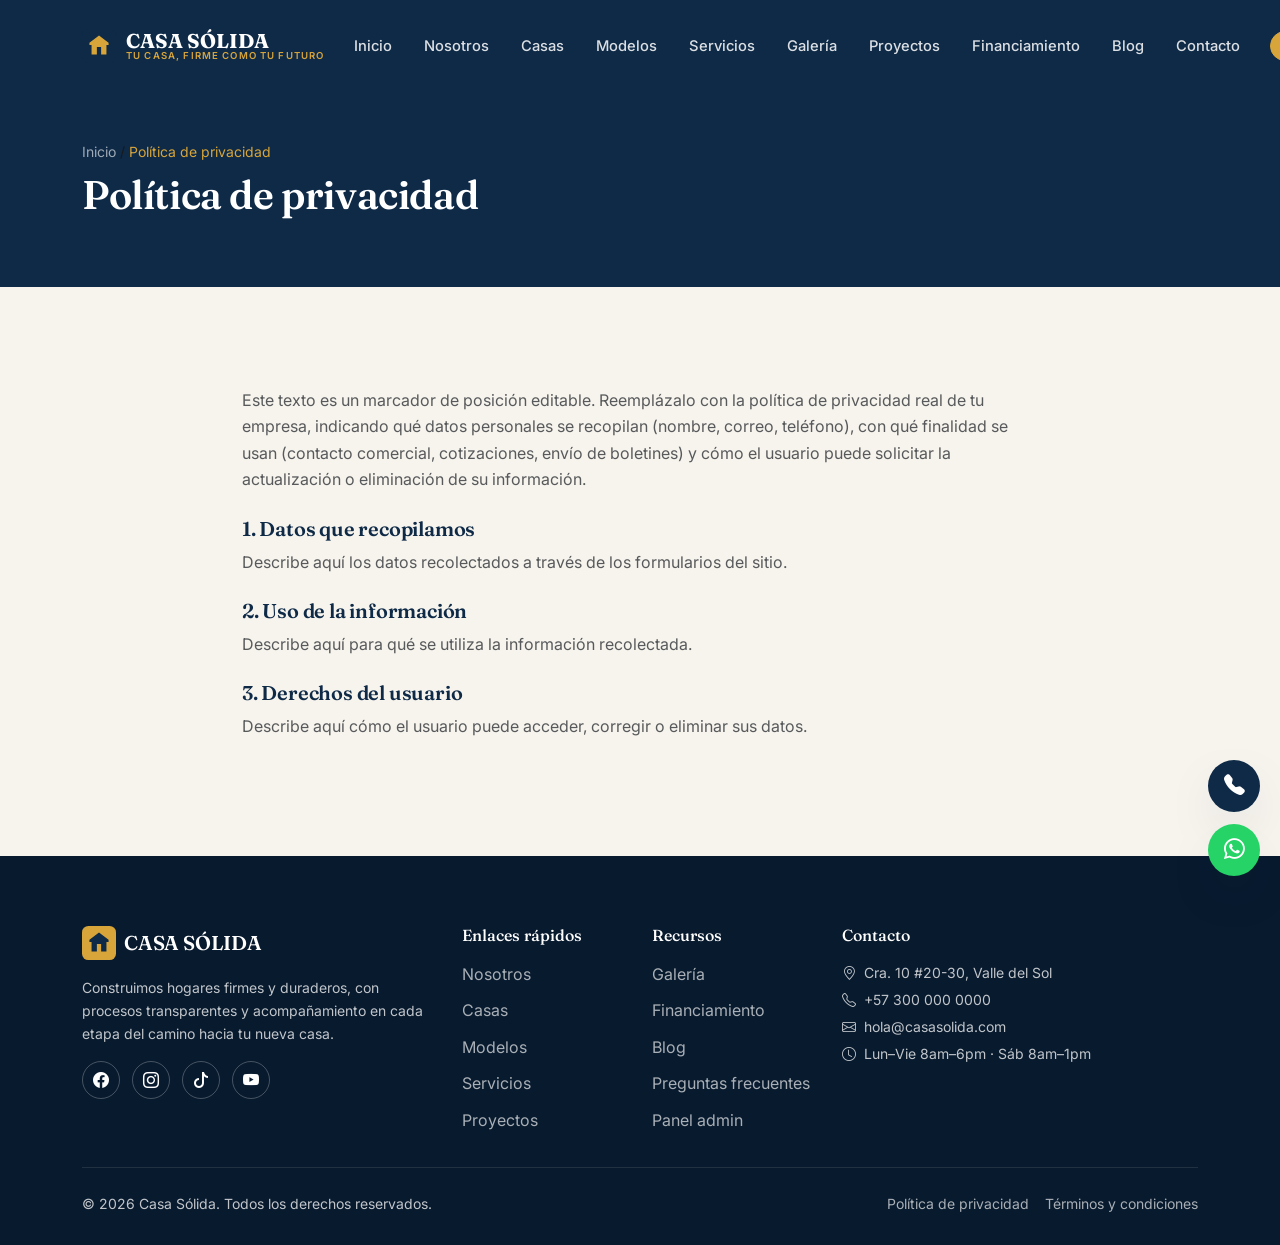
<file: privacidad.html>
<!DOCTYPE html>
<html lang="es">
<head>
<meta charset="UTF-8">
<meta name="viewport" content="width=device-width, initial-scale=1.0">
<title>Política de privacidad | Casa Sólida</title>
<meta name="description" content="Política de privacidad de Casa Sólida.">
<meta name="keywords" content="casas prefabricadas, construcción de vivienda, remodelaciones, financiamiento de vivienda, Casa Sólida">
<meta name="author" content="Casa Sólida">
<link rel="canonical" href="https://www.casasolida.com/privacidad.html">

<!-- Open Graph -->
<meta property="og:type" content="website">
<meta property="og:title" content="Política de privacidad | Casa Sólida">
<meta property="og:description" content="Política de privacidad de Casa Sólida.">
<meta property="og:image" content="img/favicon.svg">
<meta property="og:url" content="https://www.casasolida.com/privacidad.html">
<meta property="og:site_name" content="Casa Sólida">
<meta property="og:locale" content="es_CO">

<!-- Twitter Card -->
<meta name="twitter:card" content="summary_large_image">
<meta name="twitter:title" content="Política de privacidad | Casa Sólida">
<meta name="twitter:description" content="Política de privacidad de Casa Sólida.">

<!-- Favicon -->
<link rel="icon" type="image/svg+xml" href="img/favicon.svg">

<!-- Schema.org -->
<script type="application/ld+json">
{
  "@context": "https://schema.org",
  "@type": "HomeAndConstructionBusiness",
  "name": "Casa Sólida",
  "slogan": "Tu casa, firme como tu futuro.",
  "image": "img/favicon.svg",
  "url": "https://www.casasolida.com",
  "telephone": "+57-300-000-0000",
  "priceRange": "$$",
  "address": { "@type": "PostalAddress", "addressCountry": "CO" }
}
</script>

<!-- Fuentes -->
<link rel="preconnect" href="https://fonts.googleapis.com">
<link rel="preconnect" href="https://fonts.gstatic.com" crossorigin>
<link href="https://fonts.googleapis.com/css2?family=Fraunces:wght@500;600;700;900&family=Inter:wght@400;500;600;700&display=swap" rel="stylesheet">

<!-- Bootstrap 5 -->
<link href="https://cdn.jsdelivr.net/npm/bootstrap@5.3.3/dist/css/bootstrap.min.css" rel="stylesheet">
<!-- Bootstrap Icons -->
<link rel="stylesheet" href="https://cdn.jsdelivr.net/npm/bootstrap-icons@1.11.3/font/bootstrap-icons.css">
<!-- AOS (animaciones al hacer scroll) -->
<link rel="stylesheet" href="https://cdn.jsdelivr.net/npm/aos@2.3.4/dist/aos.css">

<!-- Estilos propios -->
<link rel="stylesheet" href="css/styles.css">
<link rel="stylesheet" href="css/responsive.css">

</head>
<body>

<nav class="navbar navbar-expand-lg navbar-cs">
  <div class="container">
    <a class="navbar-brand" href="index.html">
      <svg viewBox="0 0 64 64"><rect width="64" height="64" rx="12" fill="#0E2A47"/><path d="M32 12L14 26v4h4v18h10V34h8v14h10V30h4v-4L32 12z" fill="#D8A53A"/></svg>
      <span class="navbar-brand-text">CASA SÓLIDA<small>TU CASA, FIRME COMO TU FUTURO</small></span>
    </a>
    <button class="navbar-toggler navbar-toggler-cs" type="button" data-bs-toggle="collapse" data-bs-target="#navMenu" aria-label="Abrir menú">
      <i class="bi bi-list"></i>
    </button>
    <div class="collapse navbar-collapse justify-content-end" id="navMenu">
      <ul class="navbar-nav align-items-lg-center gap-lg-1">
        <li class="nav-item"><a class="nav-link" href="index.html">Inicio</a></li>
        <li class="nav-item"><a class="nav-link" href="nosotros.html">Nosotros</a></li>
        <li class="nav-item"><a class="nav-link" href="casas.html">Casas</a></li>
        <li class="nav-item"><a class="nav-link" href="modelos.html">Modelos</a></li>
        <li class="nav-item"><a class="nav-link" href="servicios.html">Servicios</a></li>
        <li class="nav-item"><a class="nav-link" href="galeria.html">Galería</a></li>
        <li class="nav-item"><a class="nav-link" href="proyectos.html">Proyectos</a></li>
        <li class="nav-item"><a class="nav-link" href="financiamiento.html">Financiamiento</a></li>
        <li class="nav-item"><a class="nav-link" href="blog.html">Blog</a></li>
        <li class="nav-item"><a class="nav-link" href="contacto.html">Contacto</a></li>
      </ul>
      <div class="d-flex align-items-center gap-2 mt-3 mt-lg-0 ms-lg-3">
        <div class="mini-toggle">
          <button data-idioma="es" title="Español">ES</button>
          <button data-idioma="en" title="English">EN</button>
        </div>
        <button class="nav-icon-btn" data-toggle-tema title="Cambiar modo claro/oscuro"><i class="bi bi-moon-stars"></i></button>
        <a href="contacto.html" class="btn btn-dorado btn-sm ms-1">Cotizar</a>
      </div>
    </div>
  </div>
</nav>


<main>
<header class="page-hero" style="padding:140px 0 60px;">
  <div class="container position-relative">
    <nav class="breadcrumb-cs small mb-2"><a href="index.html">Inicio</a> / <span class="active">Política de privacidad</span></nav>
    <h1 data-aos="fade-up">Política de privacidad</h1>
  </div>
</header>
<section class="section">
  <div class="container" style="max-width:820px">
    <p class="text-muted">Este texto es un marcador de posición editable. Reemplázalo con la política de privacidad real de tu empresa, indicando qué datos personales se recopilan (nombre, correo, teléfono), con qué finalidad se usan (contacto comercial, cotizaciones, envío de boletines) y cómo el usuario puede solicitar la actualización o eliminación de su información.</p>
    <h5 class="font-display mt-4">1. Datos que recopilamos</h5>
    <p class="text-muted">Describe aquí los datos recolectados a través de los formularios del sitio.</p>
    <h5 class="font-display mt-4">2. Uso de la información</h5>
    <p class="text-muted">Describe aquí para qué se utiliza la información recolectada.</p>
    <h5 class="font-display mt-4">3. Derechos del usuario</h5>
    <p class="text-muted">Describe aquí cómo el usuario puede acceder, corregir o eliminar sus datos.</p>
  </div>
</section>

</main>

<footer class="footer-cs">
  <div class="container">
    <div class="row g-4 mb-4">
      <div class="col-lg-4">
        <a href="index.html" class="d-flex align-items-center gap-2 mb-3">
          <svg width="34" height="34" viewBox="0 0 64 64"><rect width="64" height="64" rx="12" fill="#D8A53A"/><path d="M32 12L14 26v4h4v18h10V34h8v14h10V30h4v-4L32 12z" fill="#0E2A47"/></svg>
          <span class="font-display fs-5 text-white">CASA SÓLIDA</span>
        </a>
        <p class="small">Construimos hogares firmes y duraderos, con procesos transparentes y acompañamiento en cada etapa del camino hacia tu nueva casa.</p>
        <div class="mt-3">
          <a href="#" class="social-icon" aria-label="Facebook"><i class="bi bi-facebook"></i></a>
          <a href="#" class="social-icon" aria-label="Instagram"><i class="bi bi-instagram"></i></a>
          <a href="#" class="social-icon" aria-label="TikTok"><i class="bi bi-tiktok"></i></a>
          <a href="#" class="social-icon" aria-label="YouTube"><i class="bi bi-youtube"></i></a>
        </div>
      </div>
      <div class="col-lg-2 col-6">
        <h5 class="fs-6 mb-3">Enlaces rápidos</h5>
        <a class="link-footer" href="nosotros.html">Nosotros</a>
        <a class="link-footer" href="casas.html">Casas</a>
        <a class="link-footer" href="modelos.html">Modelos</a>
        <a class="link-footer" href="servicios.html">Servicios</a>
        <a class="link-footer" href="proyectos.html">Proyectos</a>
      </div>
      <div class="col-lg-2 col-6">
        <h5 class="fs-6 mb-3">Recursos</h5>
        <a class="link-footer" href="galeria.html">Galería</a>
        <a class="link-footer" href="financiamiento.html">Financiamiento</a>
        <a class="link-footer" href="blog.html">Blog</a>
        <a class="link-footer" href="contacto.html#faq">Preguntas frecuentes</a>
        <a class="link-footer" href="admin/index.html">Panel admin</a>
      </div>
      <div class="col-lg-4">
        <h5 class="fs-6 mb-3">Contacto</h5>
        <p class="small mb-1"><i class="bi bi-geo-alt me-2"></i>Cra. 10 #20-30, Valle del Sol</p>
        <p class="small mb-1"><i class="bi bi-telephone me-2"></i>+57 300 000 0000</p>
        <p class="small mb-1"><i class="bi bi-envelope me-2"></i>hola@casasolida.com</p>
        <p class="small mb-0"><i class="bi bi-clock me-2"></i>Lun–Vie 8am–6pm · Sáb 8am–1pm</p>
      </div>
    </div>
    <hr class="border-secondary opacity-25">
    <div class="d-flex flex-column flex-md-row justify-content-between align-items-center small gap-2 pt-2">
      <span>© 2026 Casa Sólida. Todos los derechos reservados.</span>
      <div class="d-flex gap-3">
        <a href="privacidad.html" class="link-footer mb-0">Política de privacidad</a>
        <a href="terminos.html" class="link-footer mb-0">Términos y condiciones</a>
      </div>
    </div>
  </div>
</footer>


<div class="flotantes">
  <button class="fab fab-arriba" aria-label="Volver arriba"><i class="bi bi-arrow-up"></i></button>
  <a class="fab fab-llamar" href="tel:+573000000000" aria-label="Llamar a Casa Sólida"><i class="bi bi-telephone-fill"></i></a>
  <a class="fab fab-whatsapp" href="https://wa.me/573000000000?text=Hola%20Casa%20S%C3%B3lida,%20quisiera%20m%C3%A1s%20informaci%C3%B3n" target="_blank" rel="noopener" aria-label="Escribir por WhatsApp"><i class="bi bi-whatsapp"></i></a>
</div>


<script src="https://cdn.jsdelivr.net/npm/bootstrap@5.3.3/dist/js/bootstrap.bundle.min.js"></script>
<script src="https://cdn.jsdelivr.net/npm/aos@2.3.4/dist/aos.js"></script>
<script src="js/main.js"></script>

</body>
</html>
</file>
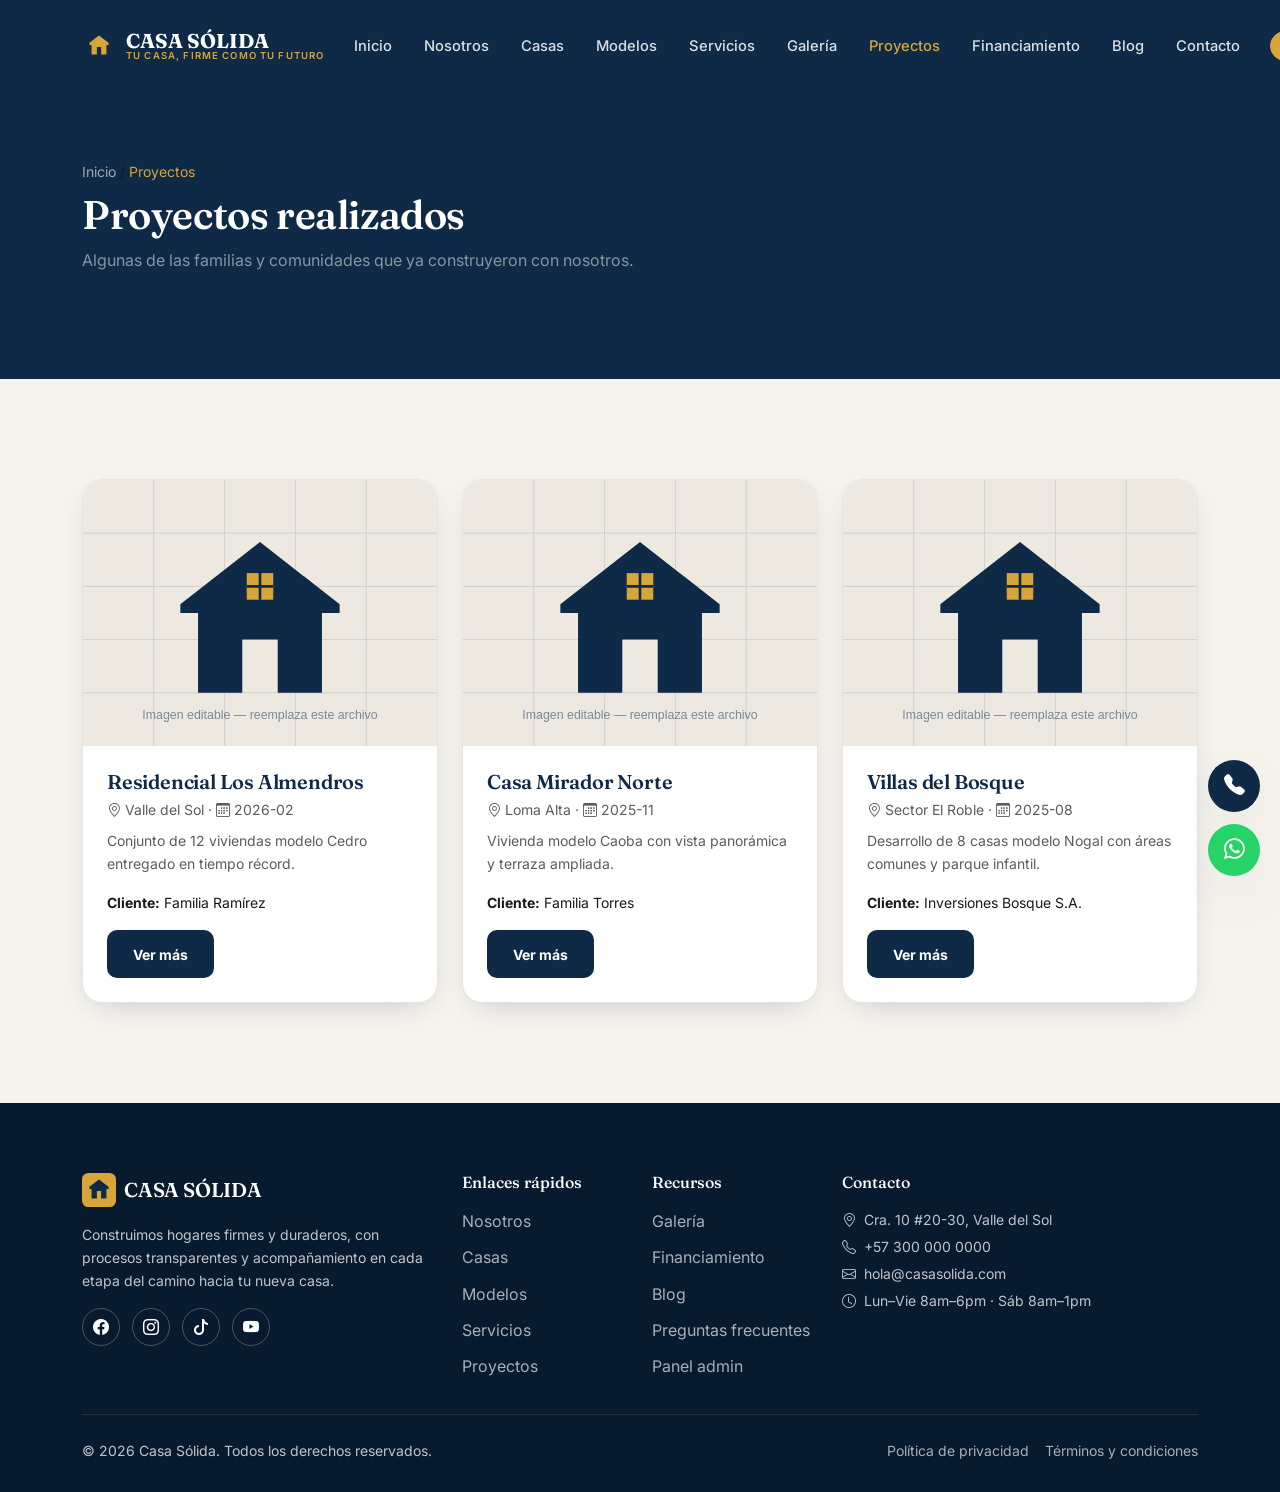
<file: proyectos.html>
<!DOCTYPE html>
<html lang="es">
<head>
<meta charset="UTF-8">
<meta name="viewport" content="width=device-width, initial-scale=1.0">
<title>Proyectos | Casa Sólida</title>
<meta name="description" content="Conoce los proyectos y viviendas que ya entregamos a nuestros clientes.">
<meta name="keywords" content="casas prefabricadas, construcción de vivienda, remodelaciones, financiamiento de vivienda, Casa Sólida">
<meta name="author" content="Casa Sólida">
<link rel="canonical" href="https://www.casasolida.com/proyectos.html">

<!-- Open Graph -->
<meta property="og:type" content="website">
<meta property="og:title" content="Proyectos | Casa Sólida">
<meta property="og:description" content="Conoce los proyectos y viviendas que ya entregamos a nuestros clientes.">
<meta property="og:image" content="img/favicon.svg">
<meta property="og:url" content="https://www.casasolida.com/proyectos.html">
<meta property="og:site_name" content="Casa Sólida">
<meta property="og:locale" content="es_CO">

<!-- Twitter Card -->
<meta name="twitter:card" content="summary_large_image">
<meta name="twitter:title" content="Proyectos | Casa Sólida">
<meta name="twitter:description" content="Conoce los proyectos y viviendas que ya entregamos a nuestros clientes.">

<!-- Favicon -->
<link rel="icon" type="image/svg+xml" href="img/favicon.svg">

<!-- Schema.org -->
<script type="application/ld+json">
{
  "@context": "https://schema.org",
  "@type": "HomeAndConstructionBusiness",
  "name": "Casa Sólida",
  "slogan": "Tu casa, firme como tu futuro.",
  "image": "img/favicon.svg",
  "url": "https://www.casasolida.com",
  "telephone": "+57-300-000-0000",
  "priceRange": "$$",
  "address": { "@type": "PostalAddress", "addressCountry": "CO" }
}
</script>

<!-- Fuentes -->
<link rel="preconnect" href="https://fonts.googleapis.com">
<link rel="preconnect" href="https://fonts.gstatic.com" crossorigin>
<link href="https://fonts.googleapis.com/css2?family=Fraunces:wght@500;600;700;900&family=Inter:wght@400;500;600;700&display=swap" rel="stylesheet">

<!-- Bootstrap 5 -->
<link href="https://cdn.jsdelivr.net/npm/bootstrap@5.3.3/dist/css/bootstrap.min.css" rel="stylesheet">
<!-- Bootstrap Icons -->
<link rel="stylesheet" href="https://cdn.jsdelivr.net/npm/bootstrap-icons@1.11.3/font/bootstrap-icons.css">
<!-- AOS (animaciones al hacer scroll) -->
<link rel="stylesheet" href="https://cdn.jsdelivr.net/npm/aos@2.3.4/dist/aos.css">

<!-- Estilos propios -->
<link rel="stylesheet" href="css/styles.css">
<link rel="stylesheet" href="css/responsive.css">

</head>
<body>

<nav class="navbar navbar-expand-lg navbar-cs">
  <div class="container">
    <a class="navbar-brand" href="index.html">
      <svg viewBox="0 0 64 64"><rect width="64" height="64" rx="12" fill="#0E2A47"/><path d="M32 12L14 26v4h4v18h10V34h8v14h10V30h4v-4L32 12z" fill="#D8A53A"/></svg>
      <span class="navbar-brand-text">CASA SÓLIDA<small>TU CASA, FIRME COMO TU FUTURO</small></span>
    </a>
    <button class="navbar-toggler navbar-toggler-cs" type="button" data-bs-toggle="collapse" data-bs-target="#navMenu" aria-label="Abrir menú">
      <i class="bi bi-list"></i>
    </button>
    <div class="collapse navbar-collapse justify-content-end" id="navMenu">
      <ul class="navbar-nav align-items-lg-center gap-lg-1">
        <li class="nav-item"><a class="nav-link" href="index.html">Inicio</a></li>
        <li class="nav-item"><a class="nav-link" href="nosotros.html">Nosotros</a></li>
        <li class="nav-item"><a class="nav-link" href="casas.html">Casas</a></li>
        <li class="nav-item"><a class="nav-link" href="modelos.html">Modelos</a></li>
        <li class="nav-item"><a class="nav-link" href="servicios.html">Servicios</a></li>
        <li class="nav-item"><a class="nav-link" href="galeria.html">Galería</a></li>
        <li class="nav-item"><a class="nav-link" href="proyectos.html">Proyectos</a></li>
        <li class="nav-item"><a class="nav-link" href="financiamiento.html">Financiamiento</a></li>
        <li class="nav-item"><a class="nav-link" href="blog.html">Blog</a></li>
        <li class="nav-item"><a class="nav-link" href="contacto.html">Contacto</a></li>
      </ul>
      <div class="d-flex align-items-center gap-2 mt-3 mt-lg-0 ms-lg-3">
        <div class="mini-toggle">
          <button data-idioma="es" title="Español">ES</button>
          <button data-idioma="en" title="English">EN</button>
        </div>
        <button class="nav-icon-btn" data-toggle-tema title="Cambiar modo claro/oscuro"><i class="bi bi-moon-stars"></i></button>
        <a href="contacto.html" class="btn btn-dorado btn-sm ms-1">Cotizar</a>
      </div>
    </div>
  </div>
</nav>


<main>
<header class="page-hero">
  <div class="grid-blueprint" style="opacity:0.5"></div>
  <div class="container position-relative">
    <nav class="breadcrumb-cs small mb-2"><a href="index.html">Inicio</a> / <span class="active">Proyectos</span></nav>
    <h1 data-aos="fade-up">Proyectos realizados</h1>
    <p class="text-white-50 mt-2" data-aos="fade-up" data-aos-delay="100">Algunas de las familias y comunidades que ya construyeron con nosotros.</p>
  </div>
</header>

<section class="section">
  <div class="container">
    <div class="row g-4" id="grid-proyectos">
      <div class="col-12 text-center py-5"><div class="spinner-border text-dorado" role="status"></div></div>
    </div>
  </div>
</section>

<script>
document.addEventListener('DOMContentLoaded', async () => {
  const grid = document.getElementById('grid-proyectos');
  try {
    const proyectos = await (await fetch('data/proyectos.json')).json();
    grid.innerHTML = proyectos.map(p => `
      <div class="col-md-6 col-lg-4" data-aos="fade-up">
        <div class="card-casa">
          <div class="img-wrap"><img src="${p.imagen}" alt="${p.titulo}" loading="lazy"></div>
          <div class="p-4">
            <h5 class="font-display mb-1">${p.titulo}</h5>
            <p class="small text-muted mb-2"><i class="bi bi-geo-alt me-1"></i>${p.ubicacion} · <i class="bi bi-calendar3 me-1"></i>${p.fecha}</p>
            <p class="small text-muted">${p.descripcion}</p>
            <p class="small mb-3"><strong>Cliente:</strong> ${p.cliente}</p>
            <a href="contacto.html" class="btn btn-azul btn-sm">Ver más</a>
          </div>
        </div>
      </div>
    `).join('');
  } catch (e) { grid.innerHTML = '<p class="text-center">No se pudieron cargar los proyectos.</p>'; }
});
</script>

</main>

<footer class="footer-cs">
  <div class="container">
    <div class="row g-4 mb-4">
      <div class="col-lg-4">
        <a href="index.html" class="d-flex align-items-center gap-2 mb-3">
          <svg width="34" height="34" viewBox="0 0 64 64"><rect width="64" height="64" rx="12" fill="#D8A53A"/><path d="M32 12L14 26v4h4v18h10V34h8v14h10V30h4v-4L32 12z" fill="#0E2A47"/></svg>
          <span class="font-display fs-5 text-white">CASA SÓLIDA</span>
        </a>
        <p class="small">Construimos hogares firmes y duraderos, con procesos transparentes y acompañamiento en cada etapa del camino hacia tu nueva casa.</p>
        <div class="mt-3">
          <a href="#" class="social-icon" aria-label="Facebook"><i class="bi bi-facebook"></i></a>
          <a href="#" class="social-icon" aria-label="Instagram"><i class="bi bi-instagram"></i></a>
          <a href="#" class="social-icon" aria-label="TikTok"><i class="bi bi-tiktok"></i></a>
          <a href="#" class="social-icon" aria-label="YouTube"><i class="bi bi-youtube"></i></a>
        </div>
      </div>
      <div class="col-lg-2 col-6">
        <h5 class="fs-6 mb-3">Enlaces rápidos</h5>
        <a class="link-footer" href="nosotros.html">Nosotros</a>
        <a class="link-footer" href="casas.html">Casas</a>
        <a class="link-footer" href="modelos.html">Modelos</a>
        <a class="link-footer" href="servicios.html">Servicios</a>
        <a class="link-footer" href="proyectos.html">Proyectos</a>
      </div>
      <div class="col-lg-2 col-6">
        <h5 class="fs-6 mb-3">Recursos</h5>
        <a class="link-footer" href="galeria.html">Galería</a>
        <a class="link-footer" href="financiamiento.html">Financiamiento</a>
        <a class="link-footer" href="blog.html">Blog</a>
        <a class="link-footer" href="contacto.html#faq">Preguntas frecuentes</a>
        <a class="link-footer" href="admin/index.html">Panel admin</a>
      </div>
      <div class="col-lg-4">
        <h5 class="fs-6 mb-3">Contacto</h5>
        <p class="small mb-1"><i class="bi bi-geo-alt me-2"></i>Cra. 10 #20-30, Valle del Sol</p>
        <p class="small mb-1"><i class="bi bi-telephone me-2"></i>+57 300 000 0000</p>
        <p class="small mb-1"><i class="bi bi-envelope me-2"></i>hola@casasolida.com</p>
        <p class="small mb-0"><i class="bi bi-clock me-2"></i>Lun–Vie 8am–6pm · Sáb 8am–1pm</p>
      </div>
    </div>
    <hr class="border-secondary opacity-25">
    <div class="d-flex flex-column flex-md-row justify-content-between align-items-center small gap-2 pt-2">
      <span>© 2026 Casa Sólida. Todos los derechos reservados.</span>
      <div class="d-flex gap-3">
        <a href="privacidad.html" class="link-footer mb-0">Política de privacidad</a>
        <a href="terminos.html" class="link-footer mb-0">Términos y condiciones</a>
      </div>
    </div>
  </div>
</footer>


<div class="flotantes">
  <button class="fab fab-arriba" aria-label="Volver arriba"><i class="bi bi-arrow-up"></i></button>
  <a class="fab fab-llamar" href="tel:+573000000000" aria-label="Llamar a Casa Sólida"><i class="bi bi-telephone-fill"></i></a>
  <a class="fab fab-whatsapp" href="https://wa.me/573000000000?text=Hola%20Casa%20S%C3%B3lida,%20quisiera%20m%C3%A1s%20informaci%C3%B3n" target="_blank" rel="noopener" aria-label="Escribir por WhatsApp"><i class="bi bi-whatsapp"></i></a>
</div>


<script src="https://cdn.jsdelivr.net/npm/bootstrap@5.3.3/dist/js/bootstrap.bundle.min.js"></script>
<script src="https://cdn.jsdelivr.net/npm/aos@2.3.4/dist/aos.js"></script>
<script src="js/main.js"></script>

</body>
</html>
</file>
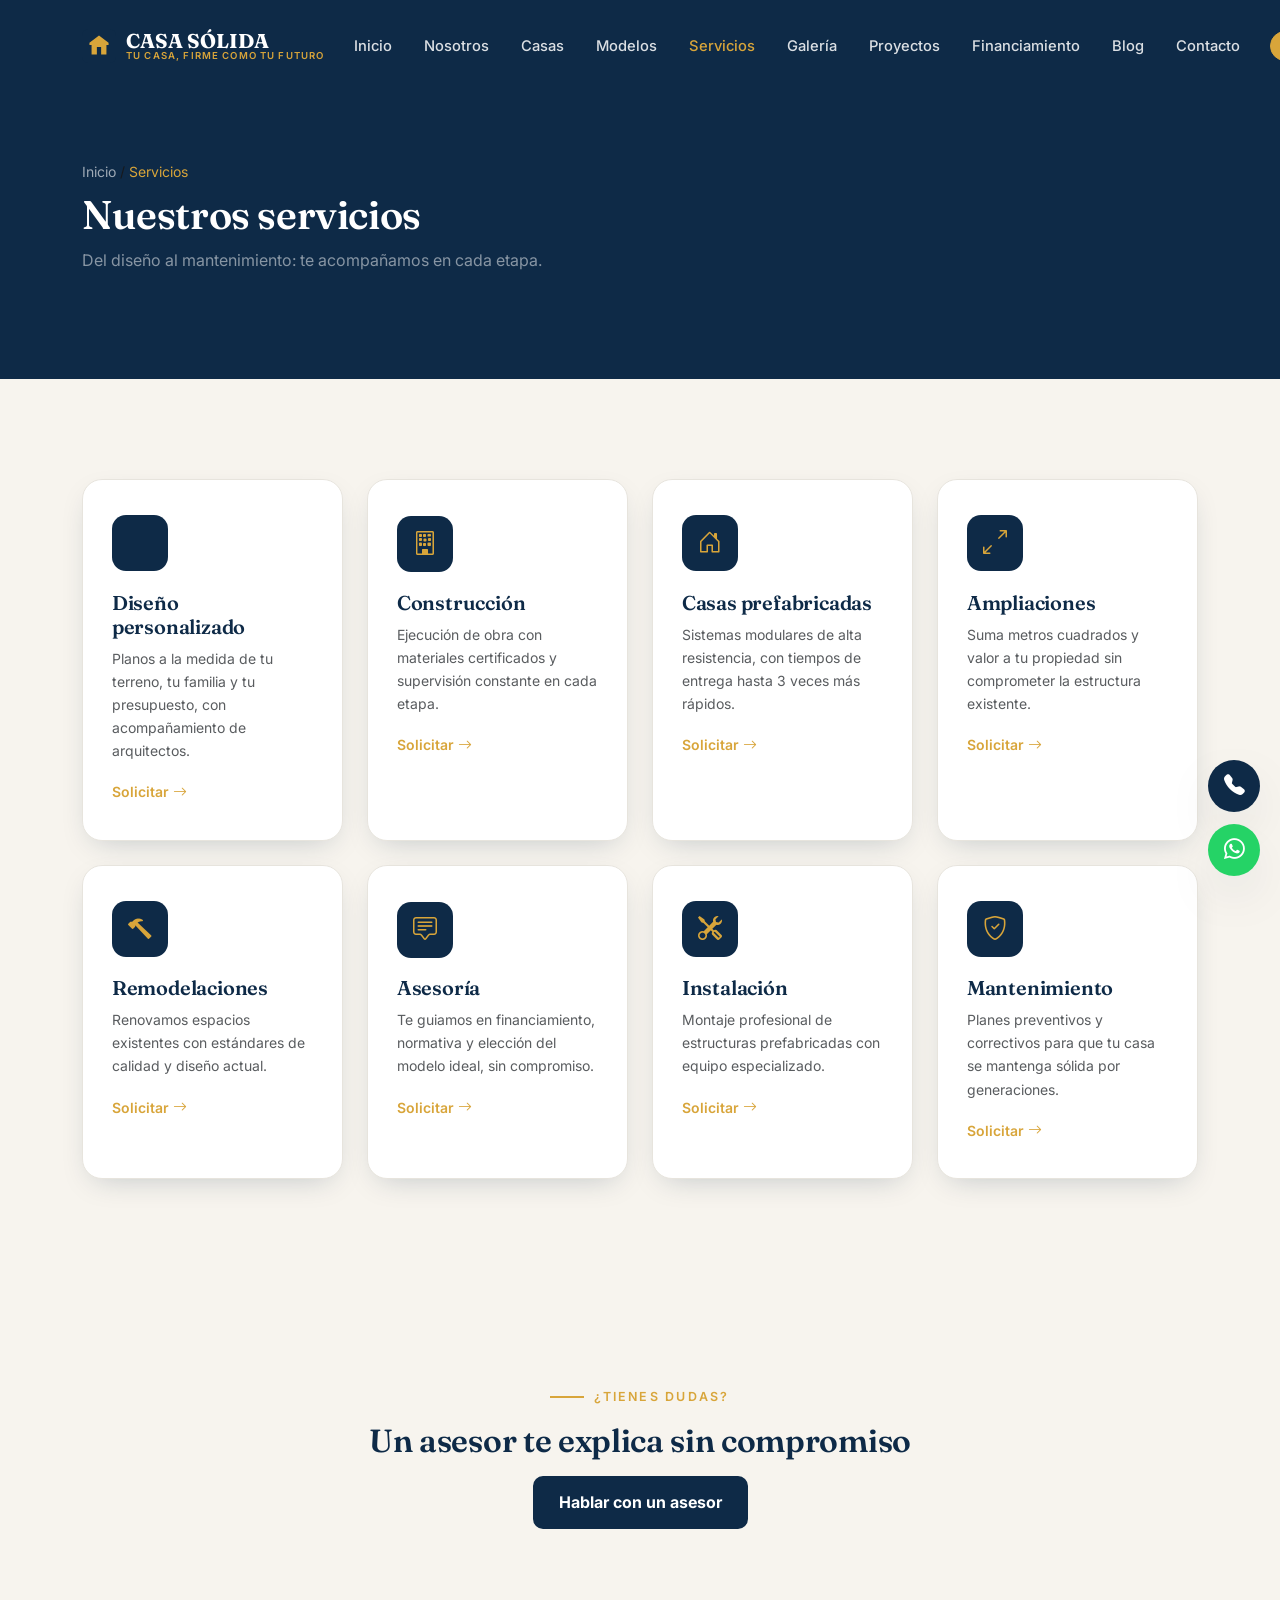
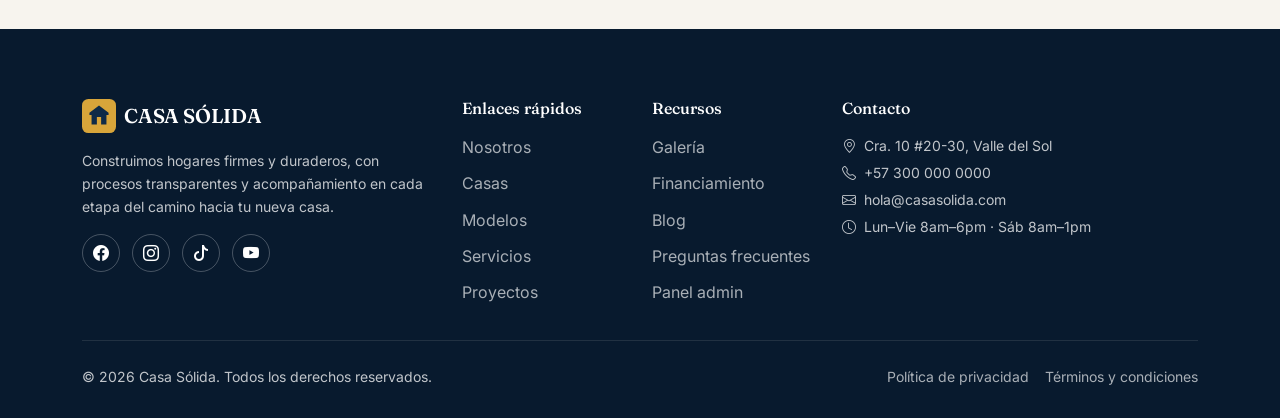
<file: servicios.html>
<!DOCTYPE html>
<html lang="es">
<head>
<meta charset="UTF-8">
<meta name="viewport" content="width=device-width, initial-scale=1.0">
<title>Servicios | Casa Sólida</title>
<meta name="description" content="Diseño, construcción, ampliaciones, remodelaciones y más servicios de Casa Sólida.">
<meta name="keywords" content="casas prefabricadas, construcción de vivienda, remodelaciones, financiamiento de vivienda, Casa Sólida">
<meta name="author" content="Casa Sólida">
<link rel="canonical" href="https://www.casasolida.com/servicios.html">

<!-- Open Graph -->
<meta property="og:type" content="website">
<meta property="og:title" content="Servicios | Casa Sólida">
<meta property="og:description" content="Diseño, construcción, ampliaciones, remodelaciones y más servicios de Casa Sólida.">
<meta property="og:image" content="img/favicon.svg">
<meta property="og:url" content="https://www.casasolida.com/servicios.html">
<meta property="og:site_name" content="Casa Sólida">
<meta property="og:locale" content="es_CO">

<!-- Twitter Card -->
<meta name="twitter:card" content="summary_large_image">
<meta name="twitter:title" content="Servicios | Casa Sólida">
<meta name="twitter:description" content="Diseño, construcción, ampliaciones, remodelaciones y más servicios de Casa Sólida.">

<!-- Favicon -->
<link rel="icon" type="image/svg+xml" href="img/favicon.svg">

<!-- Schema.org -->
<script type="application/ld+json">
{
  "@context": "https://schema.org",
  "@type": "HomeAndConstructionBusiness",
  "name": "Casa Sólida",
  "slogan": "Tu casa, firme como tu futuro.",
  "image": "img/favicon.svg",
  "url": "https://www.casasolida.com",
  "telephone": "+57-300-000-0000",
  "priceRange": "$$",
  "address": { "@type": "PostalAddress", "addressCountry": "CO" }
}
</script>

<!-- Fuentes -->
<link rel="preconnect" href="https://fonts.googleapis.com">
<link rel="preconnect" href="https://fonts.gstatic.com" crossorigin>
<link href="https://fonts.googleapis.com/css2?family=Fraunces:wght@500;600;700;900&family=Inter:wght@400;500;600;700&display=swap" rel="stylesheet">

<!-- Bootstrap 5 -->
<link href="https://cdn.jsdelivr.net/npm/bootstrap@5.3.3/dist/css/bootstrap.min.css" rel="stylesheet">
<!-- Bootstrap Icons -->
<link rel="stylesheet" href="https://cdn.jsdelivr.net/npm/bootstrap-icons@1.11.3/font/bootstrap-icons.css">
<!-- AOS (animaciones al hacer scroll) -->
<link rel="stylesheet" href="https://cdn.jsdelivr.net/npm/aos@2.3.4/dist/aos.css">

<!-- Estilos propios -->
<link rel="stylesheet" href="css/styles.css">
<link rel="stylesheet" href="css/responsive.css">

</head>
<body>

<nav class="navbar navbar-expand-lg navbar-cs">
  <div class="container">
    <a class="navbar-brand" href="index.html">
      <svg viewBox="0 0 64 64"><rect width="64" height="64" rx="12" fill="#0E2A47"/><path d="M32 12L14 26v4h4v18h10V34h8v14h10V30h4v-4L32 12z" fill="#D8A53A"/></svg>
      <span class="navbar-brand-text">CASA SÓLIDA<small>TU CASA, FIRME COMO TU FUTURO</small></span>
    </a>
    <button class="navbar-toggler navbar-toggler-cs" type="button" data-bs-toggle="collapse" data-bs-target="#navMenu" aria-label="Abrir menú">
      <i class="bi bi-list"></i>
    </button>
    <div class="collapse navbar-collapse justify-content-end" id="navMenu">
      <ul class="navbar-nav align-items-lg-center gap-lg-1">
        <li class="nav-item"><a class="nav-link" href="index.html">Inicio</a></li>
        <li class="nav-item"><a class="nav-link" href="nosotros.html">Nosotros</a></li>
        <li class="nav-item"><a class="nav-link" href="casas.html">Casas</a></li>
        <li class="nav-item"><a class="nav-link" href="modelos.html">Modelos</a></li>
        <li class="nav-item"><a class="nav-link" href="servicios.html">Servicios</a></li>
        <li class="nav-item"><a class="nav-link" href="galeria.html">Galería</a></li>
        <li class="nav-item"><a class="nav-link" href="proyectos.html">Proyectos</a></li>
        <li class="nav-item"><a class="nav-link" href="financiamiento.html">Financiamiento</a></li>
        <li class="nav-item"><a class="nav-link" href="blog.html">Blog</a></li>
        <li class="nav-item"><a class="nav-link" href="contacto.html">Contacto</a></li>
      </ul>
      <div class="d-flex align-items-center gap-2 mt-3 mt-lg-0 ms-lg-3">
        <div class="mini-toggle">
          <button data-idioma="es" title="Español">ES</button>
          <button data-idioma="en" title="English">EN</button>
        </div>
        <button class="nav-icon-btn" data-toggle-tema title="Cambiar modo claro/oscuro"><i class="bi bi-moon-stars"></i></button>
        <a href="contacto.html" class="btn btn-dorado btn-sm ms-1">Cotizar</a>
      </div>
    </div>
  </div>
</nav>


<main>
<header class="page-hero">
  <div class="grid-blueprint" style="opacity:0.5"></div>
  <div class="container position-relative">
    <nav class="breadcrumb-cs small mb-2"><a href="index.html">Inicio</a> / <span class="active">Servicios</span></nav>
    <h1 data-aos="fade-up">Nuestros servicios</h1>
    <p class="text-white-50 mt-2" data-aos="fade-up" data-aos-delay="100">Del diseño al mantenimiento: te acompañamos en cada etapa.</p>
  </div>
</header>

<section class="section">
  <div class="container">
    <div class="row g-4" id="grid-servicios">
      <div class="col-12 text-center py-5"><div class="spinner-border text-dorado" role="status"></div></div>
    </div>
  </div>
</section>

<section class="section bg-crema">
  <div class="container text-center" data-aos="fade-up">
    <div class="eyebrow justify-content-center">¿Tienes dudas?</div>
    <h2>Un asesor te explica sin compromiso</h2>
    <a href="contacto.html" class="btn-azul mt-2 d-inline-block">Hablar con un asesor</a>
  </div>
</section>

<script>
document.addEventListener('DOMContentLoaded', async () => {
  const grid = document.getElementById('grid-servicios');
  try {
    const servicios = await (await fetch('data/servicios.json')).json();
    grid.innerHTML = servicios.map(s => `
      <div class="col-md-6 col-lg-3" data-aos="fade-up">
        <div class="card-servicio">
          <div class="icono"><i class="bi ${s.icono}"></i></div>
          <h5 class="font-display">${s.titulo}</h5>
          <p class="text-muted small">${s.descripcion}</p>
          <a href="contacto.html?servicio=${encodeURIComponent(s.titulo)}" class="text-dorado fw-semibold small">Solicitar <i class="bi bi-arrow-right"></i></a>
        </div>
      </div>
    `).join('');
  } catch (e) { grid.innerHTML = '<p class="text-center">No se pudieron cargar los servicios.</p>'; }
});
</script>

</main>

<footer class="footer-cs">
  <div class="container">
    <div class="row g-4 mb-4">
      <div class="col-lg-4">
        <a href="index.html" class="d-flex align-items-center gap-2 mb-3">
          <svg width="34" height="34" viewBox="0 0 64 64"><rect width="64" height="64" rx="12" fill="#D8A53A"/><path d="M32 12L14 26v4h4v18h10V34h8v14h10V30h4v-4L32 12z" fill="#0E2A47"/></svg>
          <span class="font-display fs-5 text-white">CASA SÓLIDA</span>
        </a>
        <p class="small">Construimos hogares firmes y duraderos, con procesos transparentes y acompañamiento en cada etapa del camino hacia tu nueva casa.</p>
        <div class="mt-3">
          <a href="#" class="social-icon" aria-label="Facebook"><i class="bi bi-facebook"></i></a>
          <a href="#" class="social-icon" aria-label="Instagram"><i class="bi bi-instagram"></i></a>
          <a href="#" class="social-icon" aria-label="TikTok"><i class="bi bi-tiktok"></i></a>
          <a href="#" class="social-icon" aria-label="YouTube"><i class="bi bi-youtube"></i></a>
        </div>
      </div>
      <div class="col-lg-2 col-6">
        <h5 class="fs-6 mb-3">Enlaces rápidos</h5>
        <a class="link-footer" href="nosotros.html">Nosotros</a>
        <a class="link-footer" href="casas.html">Casas</a>
        <a class="link-footer" href="modelos.html">Modelos</a>
        <a class="link-footer" href="servicios.html">Servicios</a>
        <a class="link-footer" href="proyectos.html">Proyectos</a>
      </div>
      <div class="col-lg-2 col-6">
        <h5 class="fs-6 mb-3">Recursos</h5>
        <a class="link-footer" href="galeria.html">Galería</a>
        <a class="link-footer" href="financiamiento.html">Financiamiento</a>
        <a class="link-footer" href="blog.html">Blog</a>
        <a class="link-footer" href="contacto.html#faq">Preguntas frecuentes</a>
        <a class="link-footer" href="admin/index.html">Panel admin</a>
      </div>
      <div class="col-lg-4">
        <h5 class="fs-6 mb-3">Contacto</h5>
        <p class="small mb-1"><i class="bi bi-geo-alt me-2"></i>Cra. 10 #20-30, Valle del Sol</p>
        <p class="small mb-1"><i class="bi bi-telephone me-2"></i>+57 300 000 0000</p>
        <p class="small mb-1"><i class="bi bi-envelope me-2"></i>hola@casasolida.com</p>
        <p class="small mb-0"><i class="bi bi-clock me-2"></i>Lun–Vie 8am–6pm · Sáb 8am–1pm</p>
      </div>
    </div>
    <hr class="border-secondary opacity-25">
    <div class="d-flex flex-column flex-md-row justify-content-between align-items-center small gap-2 pt-2">
      <span>© 2026 Casa Sólida. Todos los derechos reservados.</span>
      <div class="d-flex gap-3">
        <a href="privacidad.html" class="link-footer mb-0">Política de privacidad</a>
        <a href="terminos.html" class="link-footer mb-0">Términos y condiciones</a>
      </div>
    </div>
  </div>
</footer>


<div class="flotantes">
  <button class="fab fab-arriba" aria-label="Volver arriba"><i class="bi bi-arrow-up"></i></button>
  <a class="fab fab-llamar" href="tel:+573000000000" aria-label="Llamar a Casa Sólida"><i class="bi bi-telephone-fill"></i></a>
  <a class="fab fab-whatsapp" href="https://wa.me/573000000000?text=Hola%20Casa%20S%C3%B3lida,%20quisiera%20m%C3%A1s%20informaci%C3%B3n" target="_blank" rel="noopener" aria-label="Escribir por WhatsApp"><i class="bi bi-whatsapp"></i></a>
</div>


<script src="https://cdn.jsdelivr.net/npm/bootstrap@5.3.3/dist/js/bootstrap.bundle.min.js"></script>
<script src="https://cdn.jsdelivr.net/npm/aos@2.3.4/dist/aos.js"></script>
<script src="js/main.js"></script>

</body>
</html>
</file>
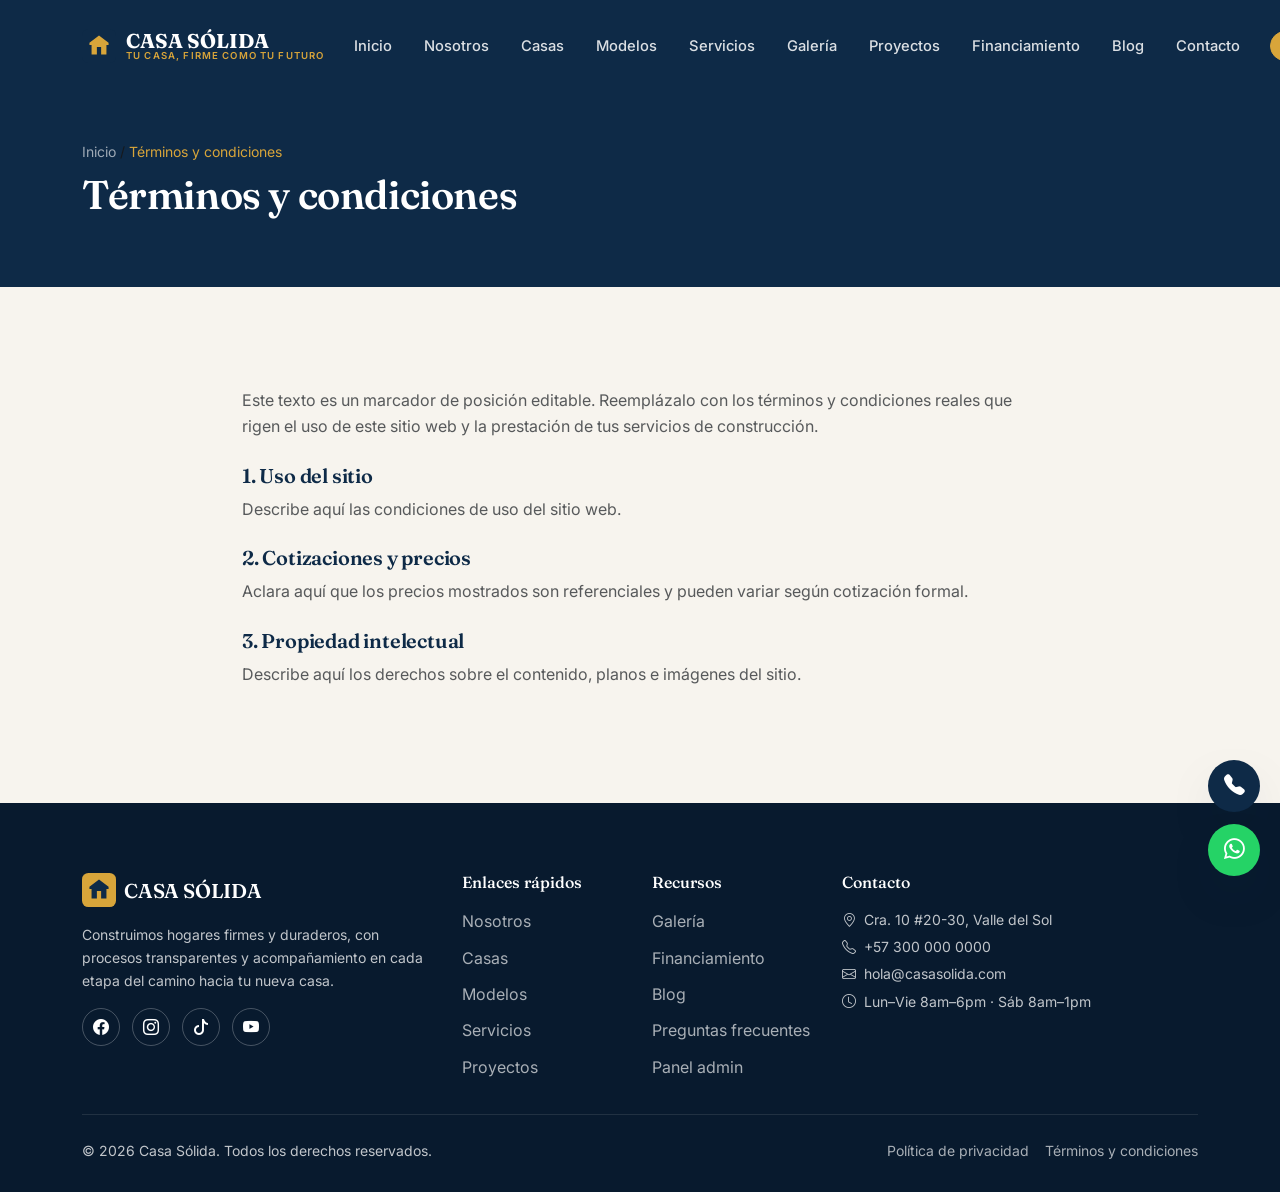
<file: terminos.html>
<!DOCTYPE html>
<html lang="es">
<head>
<meta charset="UTF-8">
<meta name="viewport" content="width=device-width, initial-scale=1.0">
<title>Términos y condiciones | Casa Sólida</title>
<meta name="description" content="Términos y condiciones de uso del sitio de Casa Sólida.">
<meta name="keywords" content="casas prefabricadas, construcción de vivienda, remodelaciones, financiamiento de vivienda, Casa Sólida">
<meta name="author" content="Casa Sólida">
<link rel="canonical" href="https://www.casasolida.com/terminos.html">

<!-- Open Graph -->
<meta property="og:type" content="website">
<meta property="og:title" content="Términos y condiciones | Casa Sólida">
<meta property="og:description" content="Términos y condiciones de uso del sitio de Casa Sólida.">
<meta property="og:image" content="img/favicon.svg">
<meta property="og:url" content="https://www.casasolida.com/terminos.html">
<meta property="og:site_name" content="Casa Sólida">
<meta property="og:locale" content="es_CO">

<!-- Twitter Card -->
<meta name="twitter:card" content="summary_large_image">
<meta name="twitter:title" content="Términos y condiciones | Casa Sólida">
<meta name="twitter:description" content="Términos y condiciones de uso del sitio de Casa Sólida.">

<!-- Favicon -->
<link rel="icon" type="image/svg+xml" href="img/favicon.svg">

<!-- Schema.org -->
<script type="application/ld+json">
{
  "@context": "https://schema.org",
  "@type": "HomeAndConstructionBusiness",
  "name": "Casa Sólida",
  "slogan": "Tu casa, firme como tu futuro.",
  "image": "img/favicon.svg",
  "url": "https://www.casasolida.com",
  "telephone": "+57-300-000-0000",
  "priceRange": "$$",
  "address": { "@type": "PostalAddress", "addressCountry": "CO" }
}
</script>

<!-- Fuentes -->
<link rel="preconnect" href="https://fonts.googleapis.com">
<link rel="preconnect" href="https://fonts.gstatic.com" crossorigin>
<link href="https://fonts.googleapis.com/css2?family=Fraunces:wght@500;600;700;900&family=Inter:wght@400;500;600;700&display=swap" rel="stylesheet">

<!-- Bootstrap 5 -->
<link href="https://cdn.jsdelivr.net/npm/bootstrap@5.3.3/dist/css/bootstrap.min.css" rel="stylesheet">
<!-- Bootstrap Icons -->
<link rel="stylesheet" href="https://cdn.jsdelivr.net/npm/bootstrap-icons@1.11.3/font/bootstrap-icons.css">
<!-- AOS (animaciones al hacer scroll) -->
<link rel="stylesheet" href="https://cdn.jsdelivr.net/npm/aos@2.3.4/dist/aos.css">

<!-- Estilos propios -->
<link rel="stylesheet" href="css/styles.css">
<link rel="stylesheet" href="css/responsive.css">

</head>
<body>

<nav class="navbar navbar-expand-lg navbar-cs">
  <div class="container">
    <a class="navbar-brand" href="index.html">
      <svg viewBox="0 0 64 64"><rect width="64" height="64" rx="12" fill="#0E2A47"/><path d="M32 12L14 26v4h4v18h10V34h8v14h10V30h4v-4L32 12z" fill="#D8A53A"/></svg>
      <span class="navbar-brand-text">CASA SÓLIDA<small>TU CASA, FIRME COMO TU FUTURO</small></span>
    </a>
    <button class="navbar-toggler navbar-toggler-cs" type="button" data-bs-toggle="collapse" data-bs-target="#navMenu" aria-label="Abrir menú">
      <i class="bi bi-list"></i>
    </button>
    <div class="collapse navbar-collapse justify-content-end" id="navMenu">
      <ul class="navbar-nav align-items-lg-center gap-lg-1">
        <li class="nav-item"><a class="nav-link" href="index.html">Inicio</a></li>
        <li class="nav-item"><a class="nav-link" href="nosotros.html">Nosotros</a></li>
        <li class="nav-item"><a class="nav-link" href="casas.html">Casas</a></li>
        <li class="nav-item"><a class="nav-link" href="modelos.html">Modelos</a></li>
        <li class="nav-item"><a class="nav-link" href="servicios.html">Servicios</a></li>
        <li class="nav-item"><a class="nav-link" href="galeria.html">Galería</a></li>
        <li class="nav-item"><a class="nav-link" href="proyectos.html">Proyectos</a></li>
        <li class="nav-item"><a class="nav-link" href="financiamiento.html">Financiamiento</a></li>
        <li class="nav-item"><a class="nav-link" href="blog.html">Blog</a></li>
        <li class="nav-item"><a class="nav-link" href="contacto.html">Contacto</a></li>
      </ul>
      <div class="d-flex align-items-center gap-2 mt-3 mt-lg-0 ms-lg-3">
        <div class="mini-toggle">
          <button data-idioma="es" title="Español">ES</button>
          <button data-idioma="en" title="English">EN</button>
        </div>
        <button class="nav-icon-btn" data-toggle-tema title="Cambiar modo claro/oscuro"><i class="bi bi-moon-stars"></i></button>
        <a href="contacto.html" class="btn btn-dorado btn-sm ms-1">Cotizar</a>
      </div>
    </div>
  </div>
</nav>


<main>
<header class="page-hero" style="padding:140px 0 60px;">
  <div class="container position-relative">
    <nav class="breadcrumb-cs small mb-2"><a href="index.html">Inicio</a> / <span class="active">Términos y condiciones</span></nav>
    <h1 data-aos="fade-up">Términos y condiciones</h1>
  </div>
</header>
<section class="section">
  <div class="container" style="max-width:820px">
    <p class="text-muted">Este texto es un marcador de posición editable. Reemplázalo con los términos y condiciones reales que rigen el uso de este sitio web y la prestación de tus servicios de construcción.</p>
    <h5 class="font-display mt-4">1. Uso del sitio</h5>
    <p class="text-muted">Describe aquí las condiciones de uso del sitio web.</p>
    <h5 class="font-display mt-4">2. Cotizaciones y precios</h5>
    <p class="text-muted">Aclara aquí que los precios mostrados son referenciales y pueden variar según cotización formal.</p>
    <h5 class="font-display mt-4">3. Propiedad intelectual</h5>
    <p class="text-muted">Describe aquí los derechos sobre el contenido, planos e imágenes del sitio.</p>
  </div>
</section>

</main>

<footer class="footer-cs">
  <div class="container">
    <div class="row g-4 mb-4">
      <div class="col-lg-4">
        <a href="index.html" class="d-flex align-items-center gap-2 mb-3">
          <svg width="34" height="34" viewBox="0 0 64 64"><rect width="64" height="64" rx="12" fill="#D8A53A"/><path d="M32 12L14 26v4h4v18h10V34h8v14h10V30h4v-4L32 12z" fill="#0E2A47"/></svg>
          <span class="font-display fs-5 text-white">CASA SÓLIDA</span>
        </a>
        <p class="small">Construimos hogares firmes y duraderos, con procesos transparentes y acompañamiento en cada etapa del camino hacia tu nueva casa.</p>
        <div class="mt-3">
          <a href="#" class="social-icon" aria-label="Facebook"><i class="bi bi-facebook"></i></a>
          <a href="#" class="social-icon" aria-label="Instagram"><i class="bi bi-instagram"></i></a>
          <a href="#" class="social-icon" aria-label="TikTok"><i class="bi bi-tiktok"></i></a>
          <a href="#" class="social-icon" aria-label="YouTube"><i class="bi bi-youtube"></i></a>
        </div>
      </div>
      <div class="col-lg-2 col-6">
        <h5 class="fs-6 mb-3">Enlaces rápidos</h5>
        <a class="link-footer" href="nosotros.html">Nosotros</a>
        <a class="link-footer" href="casas.html">Casas</a>
        <a class="link-footer" href="modelos.html">Modelos</a>
        <a class="link-footer" href="servicios.html">Servicios</a>
        <a class="link-footer" href="proyectos.html">Proyectos</a>
      </div>
      <div class="col-lg-2 col-6">
        <h5 class="fs-6 mb-3">Recursos</h5>
        <a class="link-footer" href="galeria.html">Galería</a>
        <a class="link-footer" href="financiamiento.html">Financiamiento</a>
        <a class="link-footer" href="blog.html">Blog</a>
        <a class="link-footer" href="contacto.html#faq">Preguntas frecuentes</a>
        <a class="link-footer" href="admin/index.html">Panel admin</a>
      </div>
      <div class="col-lg-4">
        <h5 class="fs-6 mb-3">Contacto</h5>
        <p class="small mb-1"><i class="bi bi-geo-alt me-2"></i>Cra. 10 #20-30, Valle del Sol</p>
        <p class="small mb-1"><i class="bi bi-telephone me-2"></i>+57 300 000 0000</p>
        <p class="small mb-1"><i class="bi bi-envelope me-2"></i>hola@casasolida.com</p>
        <p class="small mb-0"><i class="bi bi-clock me-2"></i>Lun–Vie 8am–6pm · Sáb 8am–1pm</p>
      </div>
    </div>
    <hr class="border-secondary opacity-25">
    <div class="d-flex flex-column flex-md-row justify-content-between align-items-center small gap-2 pt-2">
      <span>© 2026 Casa Sólida. Todos los derechos reservados.</span>
      <div class="d-flex gap-3">
        <a href="privacidad.html" class="link-footer mb-0">Política de privacidad</a>
        <a href="terminos.html" class="link-footer mb-0">Términos y condiciones</a>
      </div>
    </div>
  </div>
</footer>


<div class="flotantes">
  <button class="fab fab-arriba" aria-label="Volver arriba"><i class="bi bi-arrow-up"></i></button>
  <a class="fab fab-llamar" href="tel:+573000000000" aria-label="Llamar a Casa Sólida"><i class="bi bi-telephone-fill"></i></a>
  <a class="fab fab-whatsapp" href="https://wa.me/573000000000?text=Hola%20Casa%20S%C3%B3lida,%20quisiera%20m%C3%A1s%20informaci%C3%B3n" target="_blank" rel="noopener" aria-label="Escribir por WhatsApp"><i class="bi bi-whatsapp"></i></a>
</div>


<script src="https://cdn.jsdelivr.net/npm/bootstrap@5.3.3/dist/js/bootstrap.bundle.min.js"></script>
<script src="https://cdn.jsdelivr.net/npm/aos@2.3.4/dist/aos.js"></script>
<script src="js/main.js"></script>

</body>
</html>
</file>
<file: css/styles.css>
/* =========================================================
   CASA SÓLIDA — Hoja de estilos principal
   Sistema de diseño (editar aquí para cambiar toda la marca)
   ========================================================= */

:root {
  /* Colores principales (extraídos del logotipo) */
  --azul-oscuro: #0E2A47;
  --azul-oscuro-2: #081A2E;
  --dorado: #D8A53A;
  --dorado-claro: #EFC463;

  /* Colores secundarios */
  --blanco: #FFFFFF;
  --crema: #F7F4EE;
  --gris-claro: #E7E4DD;
  --gris-medio: #9CA3AF;
  --negro-texto: #17191C;

  /* Tipografía */
  --font-display: 'Fraunces', Georgia, serif;
  --font-body: 'Inter', -apple-system, sans-serif;

  /* Espaciado / radios / sombras */
  --radio: 10px;
  --radio-lg: 20px;
  --sombra-suave: 0 10px 30px -12px rgba(14, 42, 71, 0.25);
  --sombra-fuerte: 0 20px 50px -15px rgba(14, 42, 71, 0.35);
  --transicion: all 0.3s cubic-bezier(.4,0,.2,1);
}

/* ---- Modo oscuro ---- */
[data-theme="dark"] {
  --crema: #0E1620;
  --blanco: #142230;
  --negro-texto: #F1EFEA;
  --gris-claro: #1E2B3A;
  --gris-medio: #8892A0;
}

* { box-sizing: border-box; }

html { scroll-behavior: smooth; }

body {
  font-family: var(--font-body);
  color: var(--negro-texto);
  background-color: var(--azul-oscuro);
  line-height: 1.65;
  transition: var(--transicion);
}

/* El contenedor principal de contenido usa la crema/blanco,
   pero el fondo del <body> (visible en bordes, overscroll y
   secciones "flotantes") queda igual al azul del logotipo. */
main {
  background-color: var(--crema);
}

h1, h2, h3, h4, .font-display {
  font-family: var(--font-display);
  font-weight: 600;
  color: var(--azul-oscuro);
  letter-spacing: -0.01em;
}
[data-theme="dark"] h1, [data-theme="dark"] h2, [data-theme="dark"] h3, [data-theme="dark"] h4 {
  color: var(--dorado-claro);
}

a { text-decoration: none; color: inherit; }

.text-dorado { color: var(--dorado) !important; }
.bg-azul { background-color: var(--azul-oscuro) !important; }
.bg-crema { background-color: var(--crema) !important; }

/* ---- Eyebrow / etiqueta de sección (motivo "línea de nivel") ---- */
.eyebrow {
  display: inline-flex;
  align-items: center;
  gap: 10px;
  font-family: var(--font-body);
  font-size: 0.78rem;
  letter-spacing: 0.18em;
  text-transform: uppercase;
  color: var(--dorado);
  font-weight: 600;
  margin-bottom: 14px;
}
.eyebrow::before {
  content: "";
  width: 34px;
  height: 2px;
  background: var(--dorado);
}

/* ---- Botones ---- */
.btn-dorado {
  background: var(--dorado);
  border: 2px solid var(--dorado);
  color: var(--azul-oscuro);
  font-weight: 700;
  padding: 0.85rem 1.9rem;
  border-radius: var(--radio);
  transition: var(--transicion);
}
.btn-dorado:hover {
  background: transparent;
  color: var(--dorado);
  transform: translateY(-2px);
  box-shadow: var(--sombra-suave);
}
.btn-outline-claro {
  background: transparent;
  border: 2px solid rgba(255,255,255,0.5);
  color: #fff;
  font-weight: 700;
  padding: 0.85rem 1.9rem;
  border-radius: var(--radio);
  transition: var(--transicion);
}
.btn-outline-claro:hover {
  background: #fff;
  color: var(--azul-oscuro);
  border-color: #fff;
  transform: translateY(-2px);
}
.btn-azul {
  background: var(--azul-oscuro);
  border: 2px solid var(--azul-oscuro);
  color: #fff;
  font-weight: 700;
  padding: 0.7rem 1.5rem;
  border-radius: var(--radio);
  transition: var(--transicion);
}
.btn-azul:hover { background: var(--azul-oscuro-2); border-color: var(--azul-oscuro-2); color: #fff; }

/* ---- Header / navegación ---- */
.navbar-cs {
  position: fixed; top: 0; left: 0; right: 0; z-index: 1000;
  padding: 20px 0;
  background: transparent;
  transition: var(--transicion);
}
.navbar-cs.scrolled {
  padding: 10px 0;
  background: var(--azul-oscuro);
  box-shadow: var(--sombra-suave);
}
.navbar-cs .navbar-brand { display: flex; align-items: center; gap: 10px; }
.navbar-cs .navbar-brand svg { width: 34px; height: 34px; }
.navbar-cs .navbar-brand-text { font-family: var(--font-display); font-weight: 700; color: #fff; font-size: 1.25rem; line-height: 1; }
.navbar-cs .navbar-brand-text small { display:block; font-family: var(--font-body); font-size: 0.6rem; letter-spacing: 0.12em; color: var(--dorado); font-weight: 600; }
.navbar-cs .nav-link { color: rgba(255,255,255,0.85); font-weight: 500; font-size: 0.92rem; padding: 8px 14px !important; position: relative; }
.navbar-cs .nav-link:hover, .navbar-cs .nav-link.active { color: var(--dorado); }
.navbar-cs .nav-icon-btn { color: #fff; width: 38px; height: 38px; display:inline-flex; align-items:center; justify-content:center; border-radius: 50%; border: 1px solid rgba(255,255,255,0.25); transition: var(--transicion); }
.navbar-cs .nav-icon-btn:hover { background: var(--dorado); border-color: var(--dorado); color: var(--azul-oscuro); }
.navbar-toggler-cs { border:0; background:transparent; color:#fff; font-size: 1.5rem; }

/* ---- Hero ---- */
.hero {
  position: relative;
  min-height: 100svh;
  display: flex;
  align-items: center;
  overflow: hidden;
  background: linear-gradient(160deg, var(--azul-oscuro) 0%, var(--azul-oscuro-2) 100%);
}
.hero .grid-blueprint {
  position: absolute; inset: 0;
  background-image:
    linear-gradient(rgba(216,165,58,0.08) 1px, transparent 1px),
    linear-gradient(90deg, rgba(216,165,58,0.08) 1px, transparent 1px);
  background-size: 48px 48px;
  mask-image: radial-gradient(circle at 70% 40%, black 10%, transparent 70%);
}
.hero .glow { position:absolute; width:600px; height:600px; border-radius:50%; background: radial-gradient(circle, rgba(216,165,58,0.25), transparent 70%); top:-150px; right:-150px; filter: blur(10px); }
.hero-content { position: relative; z-index: 2; color: #fff; }
.hero h1 { color: #fff; font-size: clamp(2.4rem, 5vw, 4rem); line-height: 1.08; }
.hero .lead-sub { color: rgba(255,255,255,0.75); font-size: 1.15rem; max-width: 560px; }
.hero-house {
  position: relative; z-index: 2;
}
.hero-house svg { width: 100%; height: auto; }

/* Línea de cimiento — divisor firmado con marcas de medición */
.linea-cimiento { position: relative; height: 26px; margin: 0; }
.linea-cimiento svg { width: 100%; height: 100%; display:block; }

/* ---- Secciones ---- */
.section { padding: 100px 0; }
.section-sm { padding: 60px 0; }

/* ---- Tarjetas de servicio ---- */
.card-servicio {
  background: var(--blanco);
  border-radius: var(--radio-lg);
  padding: 2.2rem 1.8rem;
  height: 100%;
  box-shadow: var(--sombra-suave);
  border: 1px solid var(--gris-claro);
  transition: var(--transicion);
}
.card-servicio:hover { transform: translateY(-8px); box-shadow: var(--sombra-fuerte); border-color: var(--dorado); }
.card-servicio .icono {
  width: 56px; height: 56px; border-radius: 14px;
  background: var(--azul-oscuro); color: var(--dorado);
  display:flex; align-items:center; justify-content:center;
  font-size: 1.5rem; margin-bottom: 1.2rem;
}

/* ---- Tarjetas de casas / modelos ---- */
.card-casa {
  background: var(--blanco);
  border-radius: var(--radio-lg);
  overflow: hidden;
  box-shadow: var(--sombra-suave);
  transition: var(--transicion);
  border: 1px solid var(--gris-claro);
  height: 100%;
}
.card-casa:hover { transform: translateY(-6px); box-shadow: var(--sombra-fuerte); }
.card-casa .img-wrap { position: relative; overflow: hidden; aspect-ratio: 4/3; }
.card-casa .img-wrap img { width: 100%; height: 100%; object-fit: cover; transition: transform .5s ease; }
.card-casa:hover .img-wrap img { transform: scale(1.08); }
.card-casa .codigo-badge { position:absolute; top:12px; left:12px; background: var(--azul-oscuro); color:#fff; font-size:0.7rem; padding: 4px 10px; border-radius: 20px; letter-spacing:0.05em; }
.card-casa .precio { color: var(--dorado); font-family: var(--font-display); font-weight:700; font-size:1.3rem; }
.card-casa .specs { display:flex; gap: 14px; font-size: 0.85rem; color: var(--gris-medio); }

/* ---- Filtros ---- */
.filtros-bar { background: var(--blanco); border-radius: var(--radio-lg); padding: 1.5rem; box-shadow: var(--sombra-suave); margin-bottom: 2.5rem; }
.filtros-bar label { font-size: 0.78rem; text-transform: uppercase; letter-spacing: 0.06em; color: var(--gris-medio); font-weight:600; }
.filtros-bar .form-select, .filtros-bar .form-control, .filtros-bar .form-range { border-radius: 8px; border-color: var(--gris-claro); }

/* ---- Testimonios ---- */
.testimonio-card { background: var(--blanco); border-radius: var(--radio-lg); padding: 2.5rem; box-shadow: var(--sombra-suave); text-align:center; max-width: 680px; margin: 0 auto; }
.testimonio-card img { width: 74px; height: 74px; border-radius: 50%; object-fit: cover; margin: 0 auto 1rem; border: 3px solid var(--dorado); }
.testimonio-card .estrellas { color: var(--dorado); letter-spacing: 3px; margin-bottom: .5rem; }

/* ---- FAQ / Acordeón ---- */
.accordion-cs .accordion-button { font-family: var(--font-display); font-weight:600; color: var(--azul-oscuro); background: var(--blanco); border-radius: var(--radio) !important; }
.accordion-cs .accordion-button:not(.collapsed) { color: var(--dorado); background: var(--azul-oscuro); }
.accordion-cs .accordion-item { border: 1px solid var(--gris-claro); border-radius: var(--radio); margin-bottom: 12px; overflow: hidden; }

/* ---- Blog ---- */
.card-blog { background: var(--blanco); border-radius: var(--radio-lg); overflow:hidden; box-shadow: var(--sombra-suave); height:100%; transition: var(--transicion); }
.card-blog:hover { transform: translateY(-6px); box-shadow: var(--sombra-fuerte); }
.card-blog .meta { font-size: 0.78rem; color: var(--gris-medio); text-transform: uppercase; letter-spacing: 0.04em; }

/* ---- Footer ---- */
.footer-cs { background: var(--azul-oscuro-2); color: rgba(255,255,255,0.75); padding: 70px 0 30px; }
.footer-cs h5 { color: #fff; font-family: var(--font-display); }
.footer-cs a.link-footer { color: rgba(255,255,255,0.65); display:block; margin-bottom: 10px; transition: var(--transicion); }
.footer-cs a.link-footer:hover { color: var(--dorado); padding-left: 4px; }
.footer-cs .social-icon { width:38px; height:38px; border-radius:50%; border:1px solid rgba(255,255,255,0.25); display:inline-flex; align-items:center; justify-content:center; color:#fff; margin-right:8px; transition: var(--transicion); }
.footer-cs .social-icon:hover { background: var(--dorado); border-color: var(--dorado); color: var(--azul-oscuro); }

/* ---- Botones flotantes ---- */
.flotantes { position: fixed; right: 20px; bottom: 24px; z-index: 999; display:flex; flex-direction:column; gap: 12px; align-items:flex-end; }
.fab { width: 52px; height: 52px; border-radius: 50%; display:flex; align-items:center; justify-content:center; box-shadow: var(--sombra-fuerte); font-size:1.3rem; transition: var(--transicion); border:0; }
.fab-whatsapp { background:#25D366; color:#fff; }
.fab-llamar { background: var(--azul-oscuro); color:#fff; }
.fab-arriba { background: var(--dorado); color: var(--azul-oscuro); opacity:0; pointer-events:none; transform: translateY(10px); }
.fab-arriba.visible { opacity:1; pointer-events:auto; transform:none; }
.fab:hover { transform: scale(1.08); }

/* ---- Selector de tema / idioma en navbar ---- */
.mini-toggle { display:flex; gap:6px; align-items:center; }
.mini-toggle button { background: transparent; border:1px solid rgba(255,255,255,0.25); color:#fff; font-size:0.75rem; padding: 4px 10px; border-radius: 20px; font-weight:600; }
.mini-toggle button.active { background: var(--dorado); color: var(--azul-oscuro); border-color: var(--dorado); }

/* ---- Utilidades ---- */
.badge-favorito { cursor:pointer; position:absolute; top:12px; right:12px; width:34px; height:34px; border-radius:50%; background: rgba(255,255,255,0.9); display:flex; align-items:center; justify-content:center; color: var(--azul-oscuro); transition: var(--transicion); }
.badge-favorito.activo, .badge-favorito:hover { background: var(--dorado); color: var(--azul-oscuro); }

.page-hero { background: var(--azul-oscuro); padding: 160px 0 90px; position:relative; overflow:hidden; }
.page-hero h1 { color:#fff; }
.page-hero .breadcrumb-cs a { color: rgba(255,255,255,0.6); }
.page-hero .breadcrumb-cs .active { color: var(--dorado); }

.calc-box { background: var(--blanco); border-radius: var(--radio-lg); padding: 2.5rem; box-shadow: var(--sombra-suave); }
.calc-resultado { background: var(--azul-oscuro); color:#fff; border-radius: var(--radio); padding: 1.5rem; text-align:center; }
.calc-resultado .valor { color: var(--dorado); font-family: var(--font-display); font-size:2rem; font-weight:700; }

[data-aos] { }
</file>
<file: css/responsive.css>
/* =========================================================
   CASA SÓLIDA — Ajustes responsive
   ========================================================= */

@media (max-width: 991.98px) {
  .hero { min-height: auto; padding: 150px 0 80px; }
  .section { padding: 70px 0; }
  .hero-house { margin-top: 40px; max-width: 320px; margin-inline:auto; }
  .navbar-cs .collapse { background: var(--azul-oscuro); margin-top: 14px; border-radius: 14px; padding: 18px; }
}

@media (max-width: 767.98px) {
  .section { padding: 55px 0; }
  .page-hero { padding: 130px 0 60px; }
  .testimonio-card { padding: 1.8rem; }
  .flotantes { right: 14px; bottom: 16px; }
  .fab { width: 46px; height: 46px; font-size: 1.1rem; }
  .footer-cs { padding: 50px 0 20px; text-align: center; }
  .footer-cs .social-icon { margin: 0 4px; }
}

@media (max-width: 575.98px) {
  .hero h1 { font-size: 2rem; }
  .btn-dorado, .btn-outline-claro { width: 100%; text-align:center; }
  .calc-box { padding: 1.5rem; }
}

@media (prefers-reduced-motion: reduce) {
  *, *::before, *::after { animation-duration: 0.001ms !important; transition-duration: 0.001ms !important; }
  html { scroll-behavior: auto; }
}
</file>
